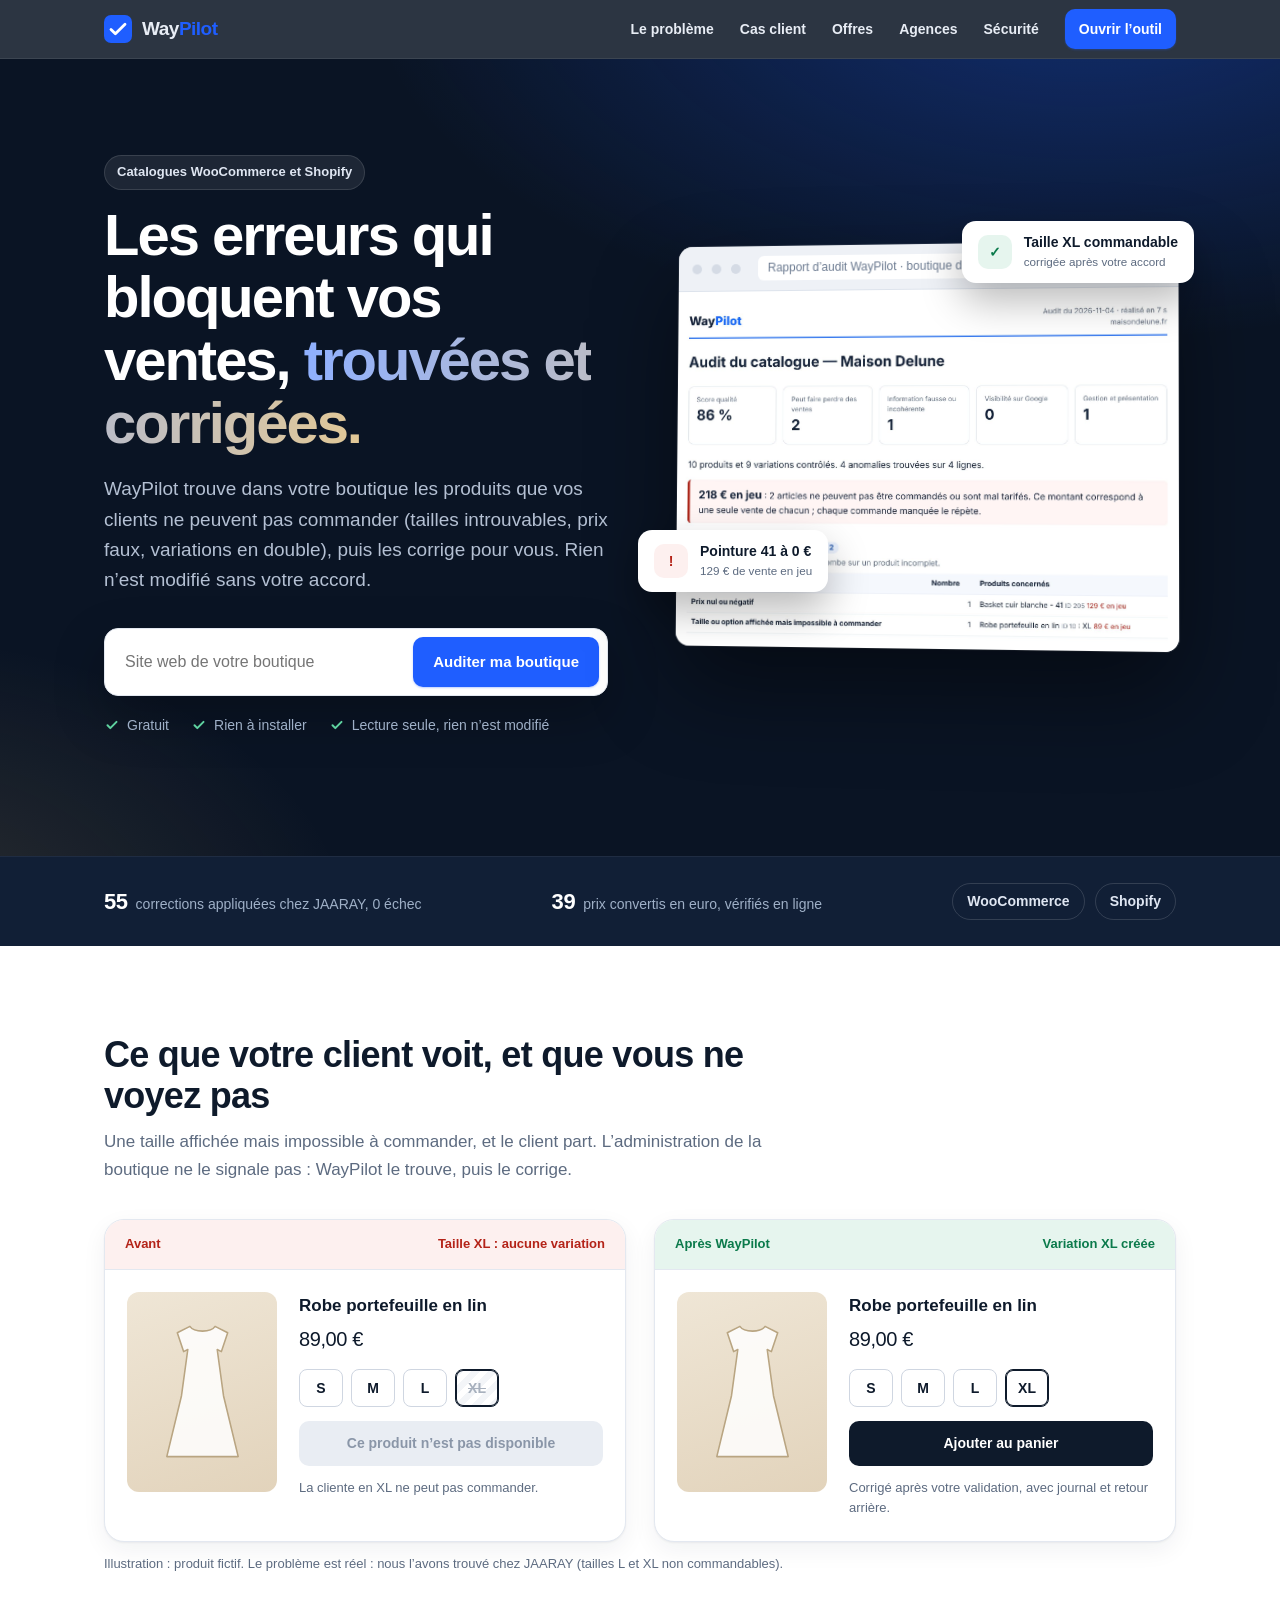
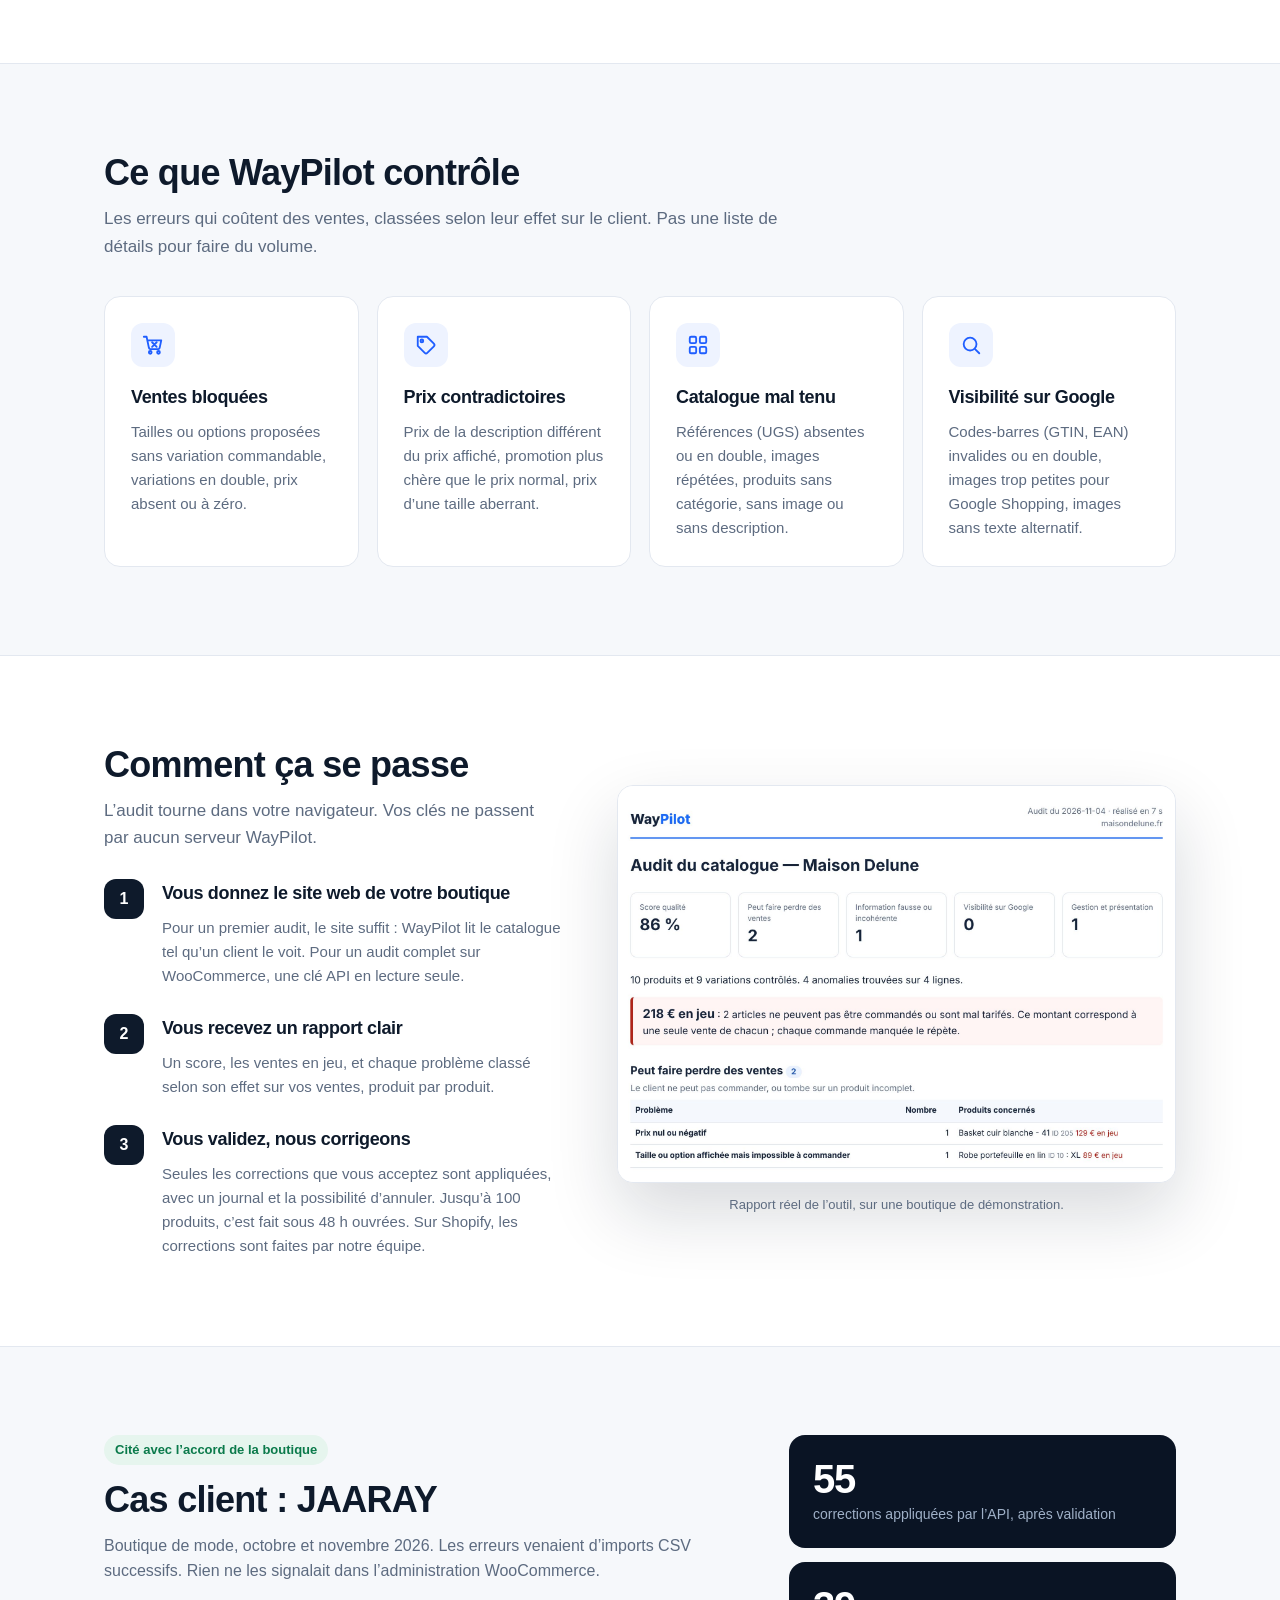
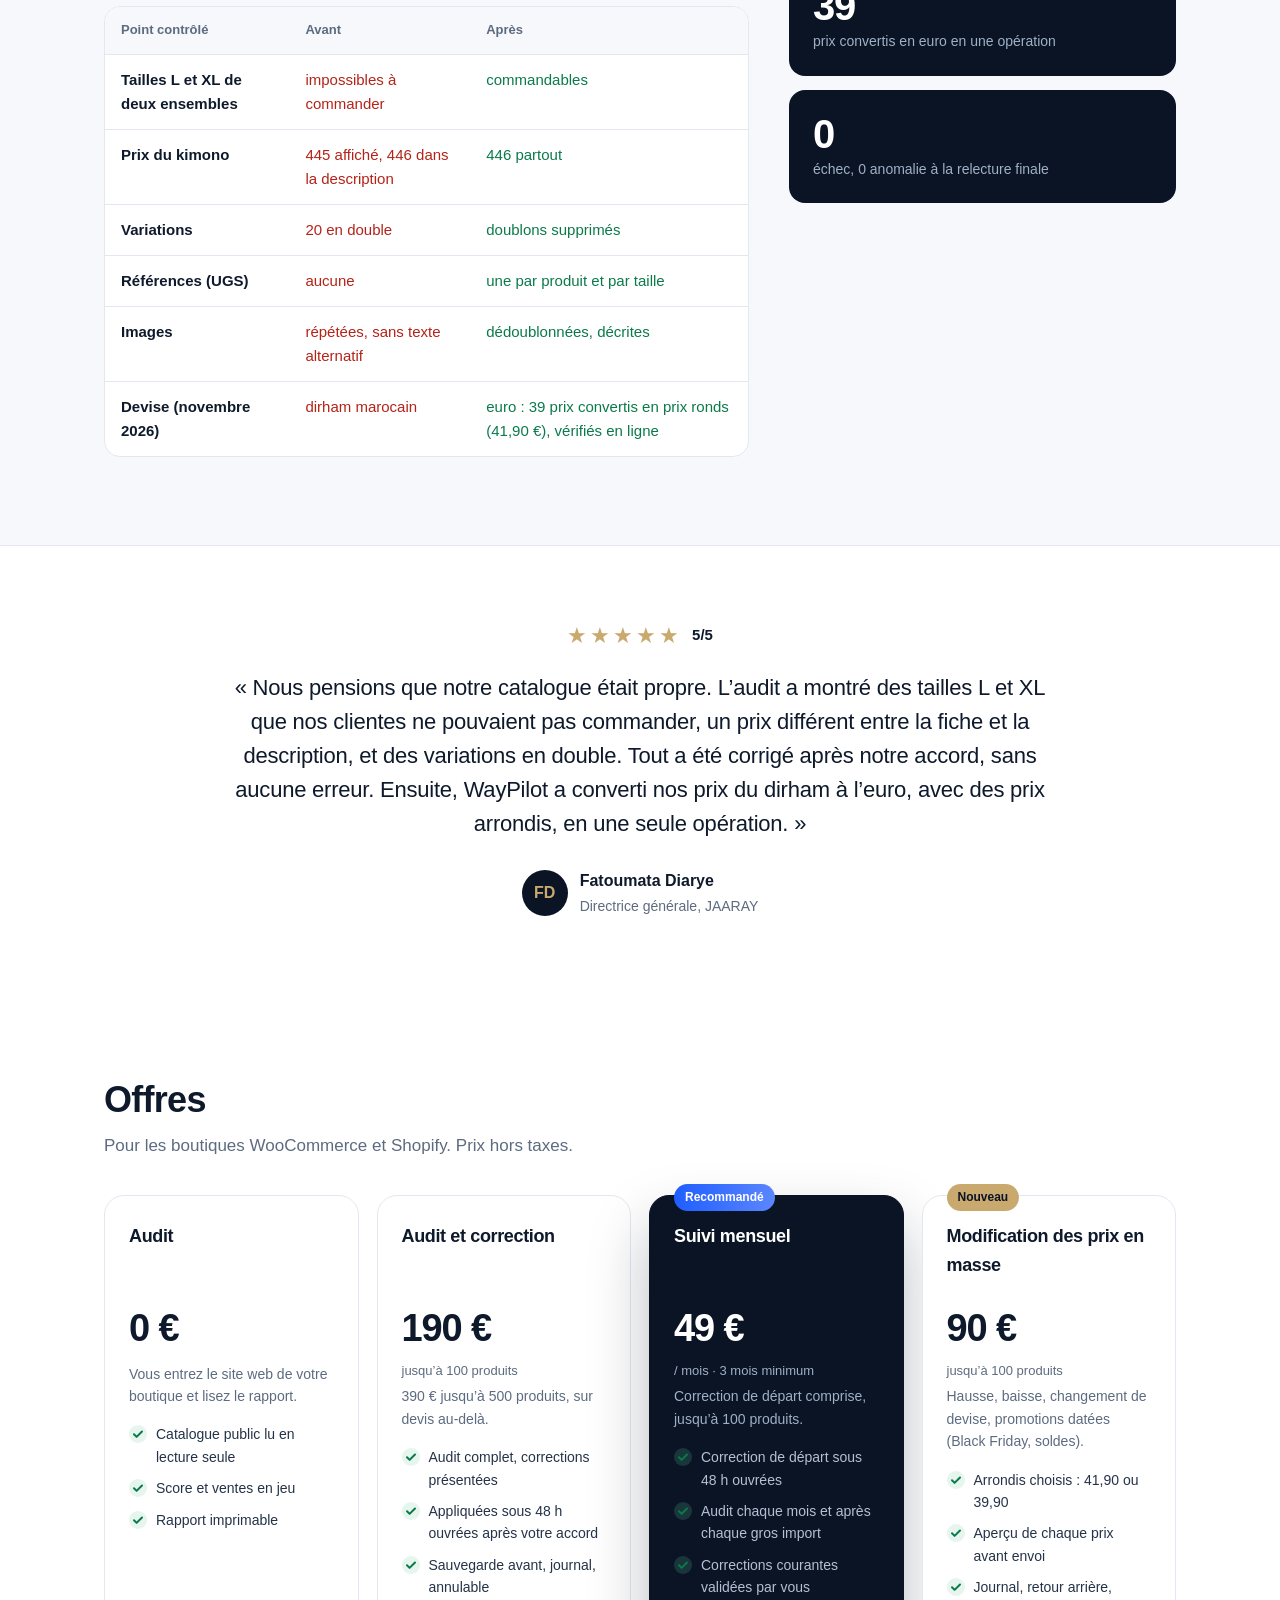
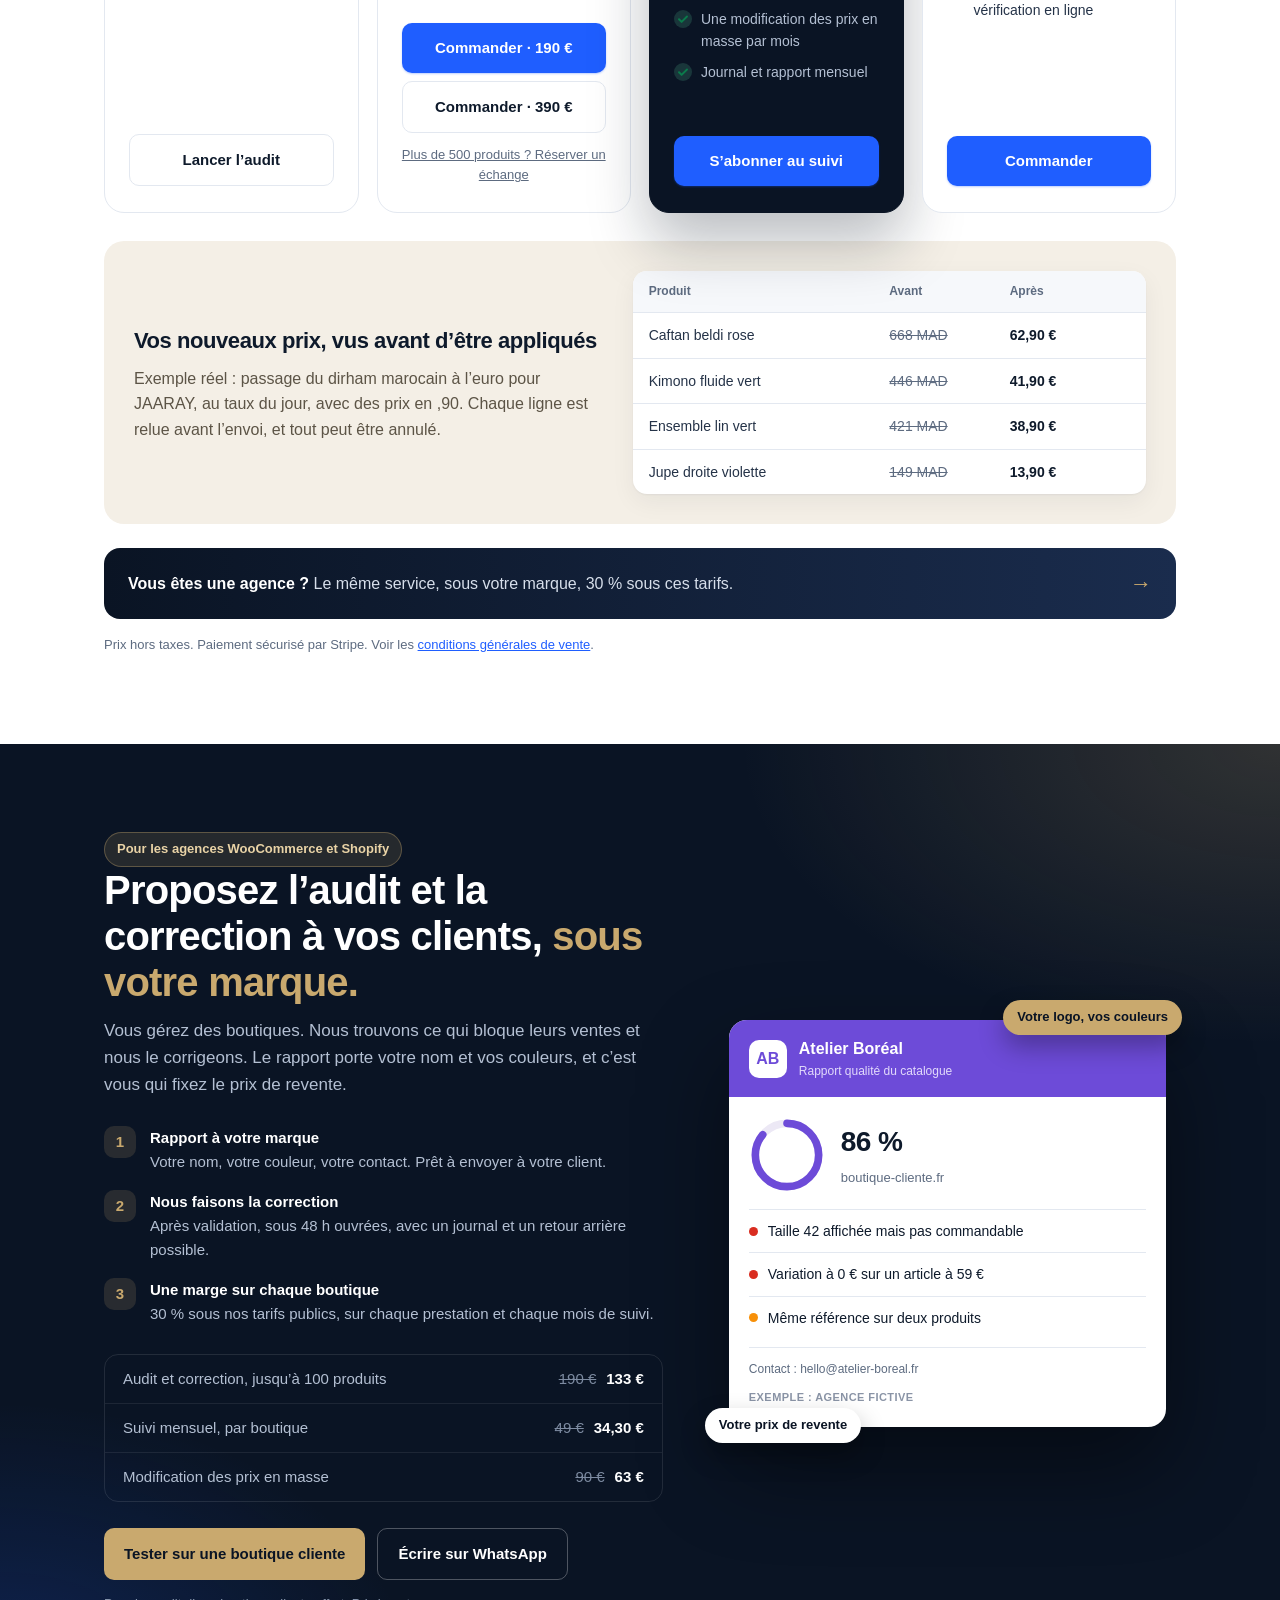
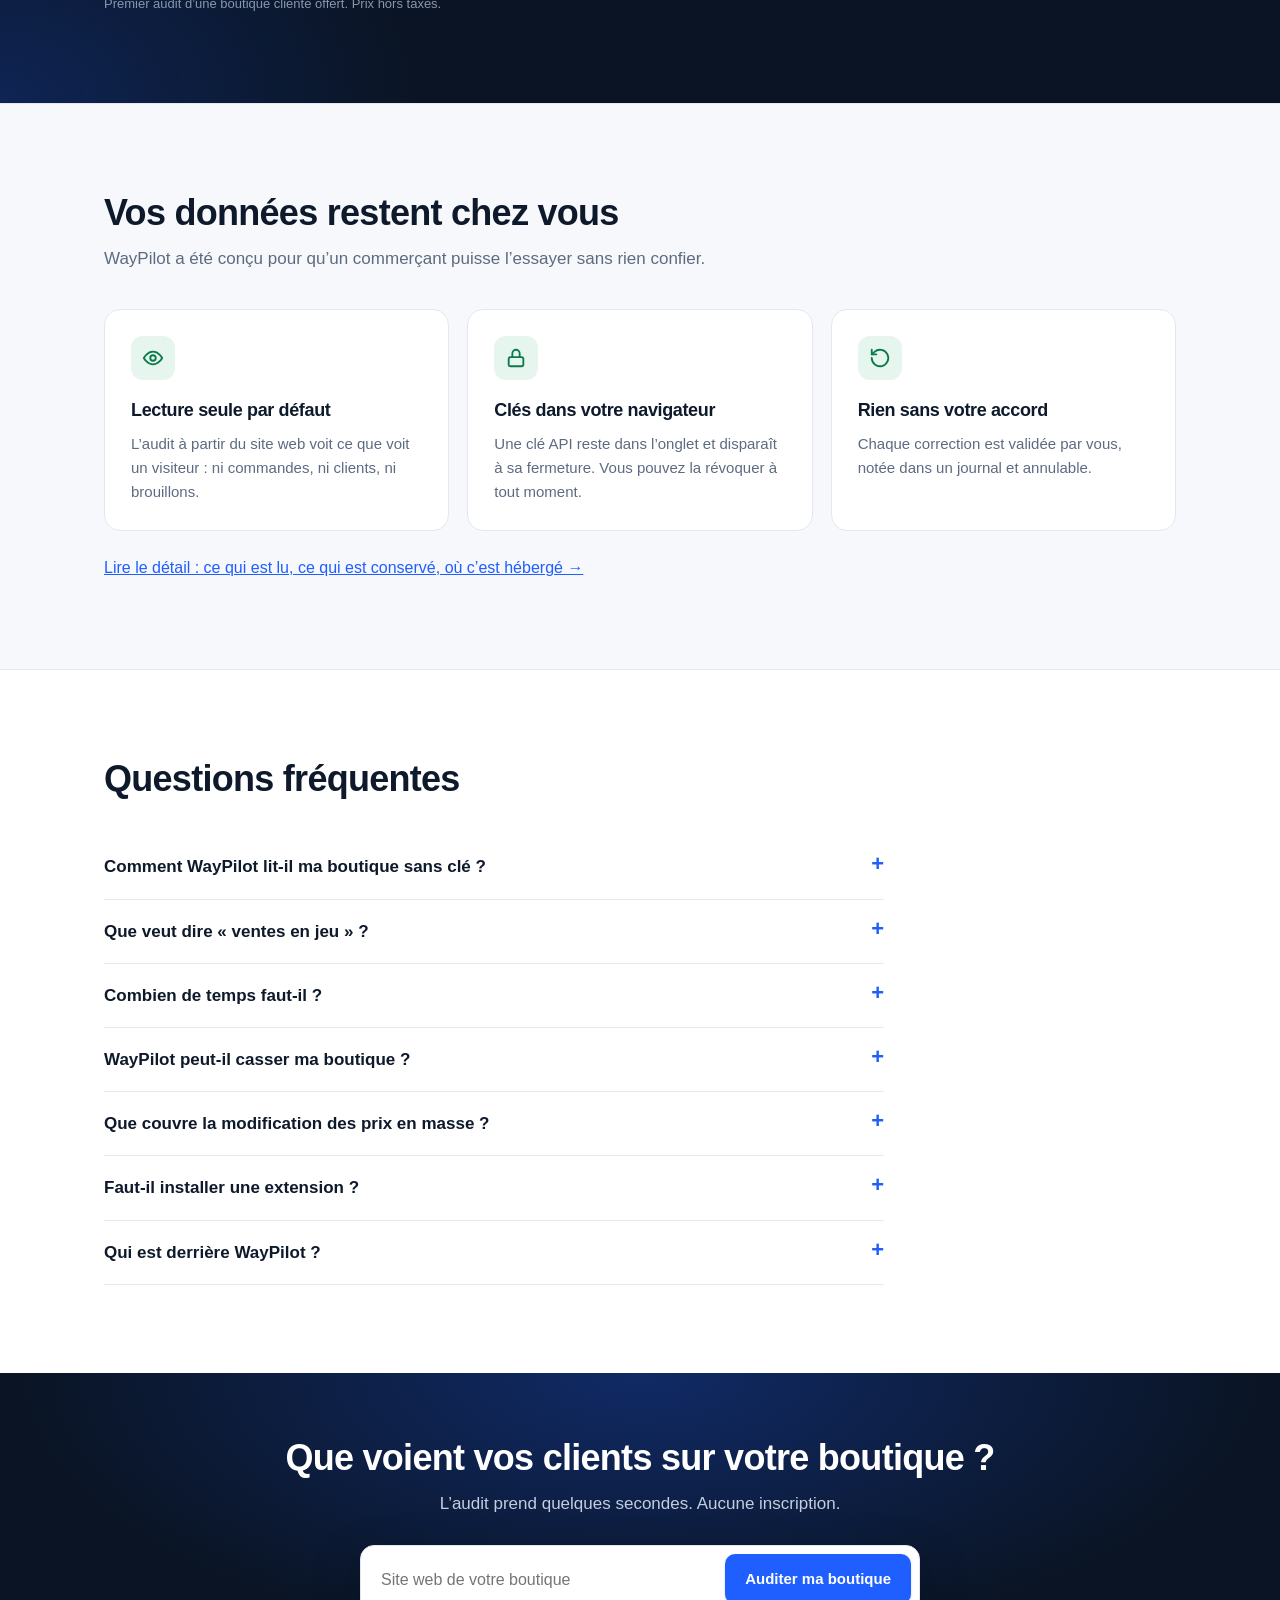
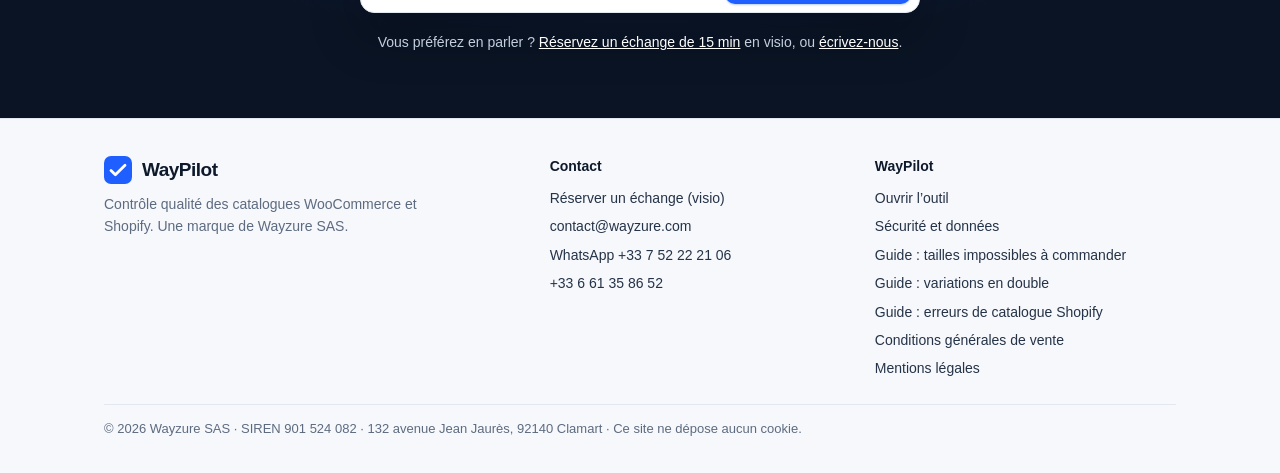
<file: index.html>
<!doctype html>
<html lang="fr">
<head>
  <meta charset="utf-8">
  <meta name="viewport" content="width=device-width, initial-scale=1">
  <title>WayPilot — Audit et correction de catalogue WooCommerce et Shopify</title>
  <meta name="description" content="Audit gratuit de votre boutique WooCommerce ou Shopify : tailles impossibles à commander, prix faux, variations en double. WayPilot les trouve et les corrige avec votre accord.">
  <link rel="canonical" href="https://waypilot.wayzure.com/">
  <meta property="og:site_name" content="WayPilot">
  <meta property="og:locale" content="fr_FR">
  <meta property="og:url" content="https://waypilot.wayzure.com/">
  <meta property="og:title" content="WayPilot — Audit et correction de catalogue WooCommerce et Shopify">
  <meta property="og:description" content="Tailles impossibles à commander, prix faux, variations en double : l’audit gratuit trouve ce qui bloque vos ventes.">
  <meta property="og:type" content="website">
  <meta property="og:image" content="https://waypilot.wayzure.com/assets/partage.jpg">
  <meta property="og:image:width" content="1200">
  <meta property="og:image:height" content="630">
  <meta property="og:image:alt" content="WayPilot : les erreurs qui bloquent vos ventes, trouvées et corrigées. Audit gratuit WooCommerce et Shopify.">
  <meta name="twitter:card" content="summary_large_image">
  <script type="application/ld+json">
  {
    "@context": "https://schema.org",
    "@graph": [
      {
        "@type": "WebSite",
        "@id": "https://waypilot.wayzure.com/#site",
        "url": "https://waypilot.wayzure.com/",
        "name": "WayPilot",
        "inLanguage": "fr-FR",
        "publisher": { "@id": "https://waypilot.wayzure.com/#org" }
      },
      {
        "@type": "Organization",
        "@id": "https://waypilot.wayzure.com/#org",
        "name": "WayPilot",
        "url": "https://waypilot.wayzure.com/",
        "logo": "https://waypilot.wayzure.com/assets/icone-192.png",
        "email": "contact@wayzure.com",
        "telephone": "+33661358652",
        "description": "Audit et correction des catalogues WooCommerce et Shopify : produits impossibles à commander, prix faux, variations en double.",
        "parentOrganization": {
          "@type": "Organization",
          "name": "Wayzure SAS",
          "legalName": "Wayzure SAS",
          "identifier": "SIREN 901 524 082",
          "address": {
            "@type": "PostalAddress",
            "streetAddress": "132 avenue Jean Jaurès",
            "postalCode": "92140",
            "addressLocality": "Clamart",
            "addressCountry": "FR"
          }
        }
      }
    ]
  }
  </script>
  <meta name="theme-color" content="#0e1a2b">
  <link rel="icon" href="favicon.ico" sizes="48x48">
  <link rel="icon" href="assets/icone-192.png" type="image/png" sizes="192x192">
  <link rel="apple-touch-icon" href="assets/apple-touch-icon.png">
  <link rel="stylesheet" href="site.css">
  <style>
    /* Accueil — version « premium » : héros sombre, vraies images du rapport, maquettes produit. */
    :root { --navy:#0a1424; --navy-2:#111f36; --gold:#c9a96e; --sand:#f4efe6; }
    .site-header { background:rgba(10,20,36,.86); border-bottom-color:rgba(255,255,255,.08); }
    .site-header .logo, .site-header .site-nav a:not(.btn) { color:#e8edf5; }
    .site-header .site-nav a:not(.btn):hover { color:#fff; }
    .site-header .site-nav a:not(.btn)::after { background:var(--gold); }

    .hero { position:relative; overflow:hidden; padding:96px 0 120px; color:#c3cede;
      background:radial-gradient(1200px 600px at 85% -10%, rgba(31,94,255,.35), transparent 60%), radial-gradient(800px 500px at -10% 110%, rgba(201,169,110,.18), transparent 60%), var(--navy); }
    .hero .wrap { display:grid; grid-template-columns:1fr 1fr; gap:64px; align-items:center; }
    .hero h1 { color:#fff; font-size:clamp(36px,5vw,58px); letter-spacing:-.035em; }
    .hero h1 em { font-style:normal; background:linear-gradient(90deg,#8fb0ff,#e2c896); -webkit-background-clip:text; background-clip:text; color:transparent; }
    .hero .lead { color:#b4c0d3; }
    .hero .kicker { background:rgba(255,255,255,.08); color:#dfe6f2; border:1px solid rgba(255,255,255,.12); }
    .quick { display:flex; gap:10px; margin-top:32px; max-width:560px; background:#fff; border:1px solid var(--line); border-radius:14px; padding:8px; box-shadow:0 20px 50px rgba(0,0,0,.25); }
    .quick input { flex:1; min-width:0; border:0; padding:10px 12px; font:inherit; font-size:16px; color:var(--ink); background:transparent; }
    .quick input:focus { outline:none; }
    .quick:focus-within { box-shadow:0 0 0 4px rgba(31,94,255,.35), 0 20px 50px rgba(0,0,0,.25); }
    .assure { display:flex; flex-wrap:wrap; gap:8px 22px; margin:18px 0 0; padding:0; list-style:none; font-size:14px; color:#9fb0c7; }
    .assure li { display:flex; align-items:center; gap:7px; }
    .assure svg { width:16px; height:16px; color:#5fd3a0; }

    .shot { position:relative; }
    .browser { border-radius:14px; overflow:hidden; background:#fff; box-shadow:0 40px 90px rgba(0,0,0,.45), 0 0 0 1px rgba(255,255,255,.08); transform:perspective(1600px) rotateY(-6deg) rotateX(2deg); }
    .browser-bar { display:flex; align-items:center; gap:10px; padding:10px 14px; background:#eef1f6; border-bottom:1px solid #dde3ec; }
    .browser-bar i { width:10px; height:10px; border-radius:50%; background:#d5dbe5; }
    .browser-bar span { margin-left:8px; flex:1; background:#fff; border-radius:6px; padding:3px 10px; font-size:12px; color:#6b7a90; }
    .browser img { width:100%; height:auto; }
    .float { position:absolute; display:flex; align-items:center; gap:12px; background:#fff; color:var(--ink); border-radius:14px; padding:12px 16px; box-shadow:0 18px 40px rgba(0,0,0,.28); font-size:14px; line-height:1.35; }
    .float b { display:block; }
    .float small { color:var(--muted); }
    .float .dot { flex:none; width:34px; height:34px; border-radius:10px; display:grid; place-items:center; font-weight:800; }
    .float.f1 { left:-34px; bottom:56px; } .float.f1 .dot { background:var(--red-soft); color:var(--red); }
    .float.f2 { right:-18px; top:-22px; } .float.f2 .dot { background:var(--green-soft); color:var(--green); }

    .proof { background:var(--navy-2); color:#9fb0c7; padding:26px 0; border-top:1px solid rgba(255,255,255,.06); }
    .proof .wrap { display:flex; flex-wrap:wrap; align-items:center; justify-content:space-between; gap:18px 32px; font-size:14px; }
    .proof strong { color:#fff; font-size:22px; letter-spacing:-.02em; margin-right:8px; }
    .proof .platforms { display:flex; gap:10px; }
    .proof .pf { border:1px solid rgba(255,255,255,.14); border-radius:99px; padding:6px 14px; color:#dfe6f2; font-weight:600; }

    /* Le problème, en image : fiche produit avant / après */
    .pb { display:grid; grid-template-columns:1fr 1fr; gap:28px; }
    .pcard { background:#fff; border:1px solid var(--line); border-radius:20px; overflow:hidden; box-shadow:var(--shadow); }
    .pcard .label { display:flex; align-items:center; justify-content:space-between; padding:14px 20px; font-size:13px; font-weight:700; border-bottom:1px solid var(--line); }
    .pcard.before .label { color:var(--red); background:var(--red-soft); }
    .pcard.after .label { color:var(--green); background:var(--green-soft); }
    .pbody { display:grid; grid-template-columns:150px 1fr; gap:22px; padding:22px; align-items:start; }
    .photo { aspect-ratio:3/4; border-radius:12px; background:linear-gradient(160deg,#efe6d6,#e2d3bb); display:grid; place-items:center; }
    .photo svg { width:70%; height:auto; }
    .pname { font-weight:700; color:var(--ink); font-size:17px; margin:0 0 4px; }
    .pprice { font-size:20px; color:var(--ink); margin:0 0 14px; letter-spacing:-.02em; }
    .pprice s { color:var(--muted); font-size:15px; margin-left:6px; }
    .sizes { display:flex; flex-wrap:wrap; gap:8px; margin-bottom:14px; }
    .sz { min-width:44px; text-align:center; border:1px solid #cfd6e1; border-radius:8px; padding:7px 10px; font-size:14px; font-weight:600; color:var(--ink); }
    .sz.off { color:#a7b0bd; background:repeating-linear-gradient(135deg,#f3f5f8 0 6px,#fff 6px 12px); text-decoration:line-through; }
    .sz.sel { border-color:var(--ink); box-shadow:inset 0 0 0 1px var(--ink); }
    .cart { display:block; text-align:center; border-radius:10px; padding:11px; font-weight:700; font-size:14px; }
    .before .cart { background:#e9edf3; color:#8a96a8; }
    .after .cart { background:var(--ink); color:#fff; }
    .pnote { font-size:13px; color:var(--muted); margin:12px 0 0; }

    .features { display:grid; grid-template-columns:repeat(4,1fr); gap:18px; }
    .feature { background:#fff; border:1px solid var(--line); border-radius:16px; padding:26px; transition:transform .2s, box-shadow .2s; }
    .feature:hover { transform:translateY(-3px); box-shadow:var(--shadow); }
    .feature .ico { width:44px; height:44px; border-radius:12px; background:var(--blue-soft); color:var(--blue); display:grid; place-items:center; margin-bottom:16px; }
    .feature .ico svg { width:22px; height:22px; }
    .feature p { margin:0; color:var(--muted); font-size:15px; }

    .how { display:grid; grid-template-columns:.9fr 1.1fr; gap:56px; align-items:center; }
    .steps { display:grid; gap:26px; counter-reset:step; }
    .step { position:relative; padding-left:58px; }
    .step::before { counter-increment:step; content:counter(step); position:absolute; top:0; left:0; width:40px; height:40px; border-radius:12px; background:var(--ink); color:#fff; font-weight:800; display:grid; place-items:center; }
    .step p { margin:0; color:var(--muted); font-size:15px; }
    .report-frame { border-radius:16px; overflow:hidden; border:1px solid var(--line); box-shadow:0 30px 70px rgba(14,26,43,.16); background:#fff; }
    .report-frame img { width:100%; height:auto; }
    .cap { font-size:13px; color:var(--muted); margin:12px 0 0; text-align:center; }

    .case { display:grid; grid-template-columns:1.25fr .75fr; gap:40px; align-items:start; }
    .chip { display:inline-flex; align-items:center; gap:6px; font-size:13px; font-weight:600; color:var(--green); background:var(--green-soft); border-radius:99px; padding:5px 11px; }
    .ba { width:100%; border-collapse:separate; border-spacing:0; background:#fff; border:1px solid var(--line); border-radius:16px; overflow:hidden; font-size:15px; margin-top:22px; }
    .ba th, .ba td { text-align:left; padding:13px 16px; border-bottom:1px solid var(--line); vertical-align:top; }
    .ba tr:last-child td { border-bottom:0; }
    .ba thead th { background:var(--bg); font-size:13px; color:var(--muted); font-weight:700; }
    .ba td:first-child { color:var(--ink); font-weight:600; }
    .ba .before { color:var(--red); } .ba .after { color:var(--green); }
    .results { display:grid; gap:14px; }
    .result { background:var(--navy); color:#9fb0c7; border-radius:16px; padding:22px 24px; }
    .result strong { display:block; font-size:40px; color:#fff; letter-spacing:-.03em; line-height:1.1; }
    .result span { font-size:14px; }

    .offers { display:grid; grid-template-columns:repeat(4,1fr); gap:18px; align-items:stretch; }
    .offer { position:relative; display:flex; flex-direction:column; background:#fff; border:1px solid var(--line); border-radius:20px; padding:26px 24px; }
    .offer.featured { background:var(--navy); border-color:var(--navy); color:#b4c0d3; box-shadow:0 30px 60px rgba(10,20,36,.28); }
    .offer.featured h3, .offer.featured .price { color:#fff; }
    .offer.featured .price small, .offer.featured .desc { color:#9fb0c7; }
    .badge { position:absolute; top:-12px; left:24px; background:linear-gradient(90deg,var(--blue),#5b86ff); color:#fff; font-size:12px; font-weight:700; border-radius:99px; padding:4px 11px; }
    .badge.new { background:var(--gold); color:var(--navy); }
    .price { margin:10px 0 4px; color:var(--ink); }
    .price b { font-size:38px; letter-spacing:-.03em; }
    .price small { display:block; color:var(--muted); font-size:13px; margin-top:2px; }
    .offer .desc { color:var(--muted); font-size:14px; margin:0 0 16px; min-height:42px; }
    .offer ul { list-style:none; padding:0; margin:0 0 24px; display:grid; gap:9px; font-size:14px; }
    .offer li { display:flex; gap:9px; }
    .offer li::before { content:""; flex:none; width:18px; height:18px; margin-top:2px; border-radius:50%; background:var(--green-soft) url("data:image/svg+xml,%3Csvg xmlns='http://www.w3.org/2000/svg' viewBox='0 0 18 18'%3E%3Cpath d='M5 9.3l2.6 2.6L13 6.5' stroke='%230b7a4b' stroke-width='2' fill='none' stroke-linecap='round' stroke-linejoin='round'/%3E%3C/svg%3E") center/18px no-repeat; }
    .offer.featured li::before { background-color:rgba(95,211,160,.18); }
    .offer .btn { margin-top:auto; }
    .offer-actions { margin-top:auto; display:grid; gap:8px; }
    .offer-actions .btn { margin-top:0; }
    .offer-more { font-size:13px; text-align:center; color:var(--muted); margin-top:4px; }
    @media (min-width:1061px) { .offer h3 { min-height:3.2em; } }
    .agency { display:flex; align-items:center; justify-content:space-between; gap:20px; flex-wrap:wrap; margin-top:24px; background:#fff; border:1px solid var(--line); border-radius:16px; padding:20px 24px; }
    .agency p { margin:0; } .agency b { color:var(--ink); }
    .fineprint { font-size:13px; color:var(--muted); margin:16px 0 0; }

    .pricing-demo { margin-top:28px; display:grid; grid-template-columns:1fr 1.1fr; gap:32px; align-items:center; background:var(--sand); border-radius:20px; padding:30px; }
    .pricing-demo h3 { font-size:22px; }
    .pricing-demo p { margin:0; color:#5c5446; }
    .ptable { background:#fff; border-radius:14px; box-shadow:var(--shadow); overflow:hidden; font-size:14px; }
    .ptable div { display:grid; grid-template-columns:1.6fr .8fr .8fr; padding:11px 16px; border-bottom:1px solid var(--line); }
    .ptable div:last-child { border-bottom:0; }
    .ptable .h { background:var(--bg); color:var(--muted); font-weight:700; font-size:12px; }
    .ptable .old { color:var(--muted); text-decoration:line-through; }
    .ptable .new { color:var(--ink); font-weight:700; }

    .trust { display:grid; grid-template-columns:repeat(3,1fr); gap:18px; }
    .trust .feature .ico { background:var(--green-soft); color:var(--green); }

    .faq { max-width:780px; }
    .faq details { border-bottom:1px solid var(--line); padding:18px 0; }
    .faq summary { cursor:pointer; font-weight:700; color:var(--ink); font-size:17px; list-style:none; display:flex; justify-content:space-between; gap:16px; }
    .faq summary::-webkit-details-marker { display:none; }
    .faq summary::after { content:"+"; color:var(--blue); font-size:22px; line-height:1; }
    .faq details[open] summary::after { content:"–"; }
    .faq details p { color:var(--muted); margin:10px 0 0; }

    .final { padding:64px 0; color:#c3cede; text-align:center; background:radial-gradient(900px 400px at 50% 0%, rgba(31,94,255,.3), transparent 70%), var(--navy); }
    .final h2 { color:#fff; }
    .final p { margin:0 auto; max-width:560px; font-size:17px; }
    .final .quick { margin:28px auto 0; }
    .final .alt-cta { margin-top:18px; font-size:14px; }
    .final .alt-cta a { color:#fff; }

    @media (max-width:1060px) { .offers { grid-template-columns:1fr 1fr; } }
    @media (max-width:960px) {
      .hero .wrap, .case, .how, .pb, .pricing-demo { grid-template-columns:1fr; gap:40px; }
      .browser { transform:none; }
      .float.f1 { left:8px; } .float.f2 { right:8px; }
      .features { grid-template-columns:1fr 1fr; }
      .trust { grid-template-columns:1fr; }
    }
    @media (max-width:640px) {
      .offers { grid-template-columns:1fr; }
      .offer.featured { order:-1; }
      .offer .desc { min-height:0; }
    }
    @media (max-width:560px) {
      .hero { padding:52px 0 72px; }
      .features { grid-template-columns:1fr; }
      .quick { flex-direction:column; }
      .quick .btn { width:100%; }
      .float { font-size:13px; padding:10px 12px; }
      .float.f1 { bottom:-26px; } .float.f2 { top:-30px; }
      .pbody { grid-template-columns:110px 1fr; gap:16px; padding:18px; }
      .ba { font-size:14px; } .ba th, .ba td { padding:11px 12px; }
      .pricing-demo { padding:20px; }
    }
    .avis { padding:72px 0; }
    .testi { margin:0 auto; max-width:820px; text-align:center; }
    .stars { display:inline-flex; align-items:center; gap:10px; color:var(--gold); font-size:22px; letter-spacing:3px; }
    .stars b { color:var(--ink); font-size:15px; letter-spacing:0; }
    .testi blockquote { margin:18px 0 26px; font-size:clamp(18px,2.2vw,22px); line-height:1.55; color:var(--ink); font-weight:500; letter-spacing:-.01em; }
    .testi figcaption { display:inline-flex; align-items:center; gap:12px; text-align:left; }
    .testi .av { width:46px; height:46px; border-radius:50%; display:grid; place-items:center; background:var(--navy); color:var(--gold); font-weight:800; }
    .testi figcaption b { display:block; color:var(--ink); }
    .testi figcaption small { color:var(--muted); font-size:14px; }
    /* Agences : section dédiée */
    .agency-link { display:flex; align-items:center; justify-content:space-between; gap:16px; margin-top:24px; padding:18px 24px; border-radius:16px; background:linear-gradient(90deg,var(--navy),#1a2c4d); color:#d7dfeb; text-decoration:none; transition:transform .2s, box-shadow .2s; }
    .agency-link b { color:#fff; }
    .agency-link .arrow { color:var(--gold); font-size:22px; transition:transform .2s; }
    .agency-link:hover { transform:translateY(-2px); box-shadow:0 16px 36px rgba(10,20,36,.25); }
    .agency-link:hover .arrow { transform:translateX(5px); }
    .agences { color:#b4c0d3; background:radial-gradient(900px 500px at 100% 0%, rgba(201,169,110,.20), transparent 60%), radial-gradient(700px 500px at 0% 100%, rgba(31,94,255,.22), transparent 60%), var(--navy); }
    .agences .wrap { display:grid; grid-template-columns:1.1fr .9fr; gap:56px; align-items:center; }
    .agences h2 { color:#fff; font-size:clamp(28px,3.6vw,40px); }
    .agences h2 em { font-style:normal; color:var(--gold); }
    .agences .lead { color:#b4c0d3; font-size:17px; }
    .kicker.gold { background:rgba(201,169,110,.14); color:#e9d3a6; border:1px solid rgba(201,169,110,.35); }
    .ag-points { list-style:none; padding:0; margin:28px 0; display:grid; gap:16px; }
    .ag-points li { display:flex; gap:14px; font-size:15px; }
    .ag-points b { display:block; color:#fff; }
    .ag-points .n { flex:none; width:32px; height:32px; border-radius:10px; display:grid; place-items:center; background:rgba(201,169,110,.16); color:var(--gold); font-weight:800; }
    .ag-prices { border:1px solid rgba(255,255,255,.1); border-radius:14px; overflow:hidden; font-size:15px; }
    .ag-prices div { display:flex; justify-content:space-between; gap:12px; padding:12px 18px; border-bottom:1px solid rgba(255,255,255,.08); transition:background .2s; }
    .ag-prices div:last-child { border-bottom:0; }
    .ag-prices div:hover { background:rgba(255,255,255,.04); }
    .ag-prices s { color:#7d8ba1; margin-right:10px; }
    .ag-prices b { color:#fff; }
    .ag-cta { display:flex; flex-wrap:wrap; gap:12px; margin-top:26px; }
    .btn-gold { background:var(--gold); color:var(--navy); }
    .btn-gold:hover { background:#d8bb85; box-shadow:0 10px 26px rgba(201,169,110,.35); }
    .btn-outline-light { background:transparent; color:#fff; border:1px solid rgba(255,255,255,.28); }
    .btn-outline-light:hover { border-color:#fff; background:rgba(255,255,255,.06); }
    .ag-note { font-size:13px; color:#8797ad; margin:14px 0 0; }
    .ag-visual { position:relative; padding:20px 10px; }
    .wl { background:#fff; border-radius:18px; overflow:hidden; box-shadow:0 40px 90px rgba(0,0,0,.45); color:var(--text); transform:perspective(1600px) rotateY(5deg); transition:transform .4s; }
    .wl:hover { transform:perspective(1600px) rotateY(0); }
    .wl-top { display:flex; align-items:center; gap:12px; padding:16px 20px; background:#6d4bd8; color:#fff; }
    .wl-top small { display:block; color:#e2dafb; font-size:12px; }
    .wl-logo { width:38px; height:38px; border-radius:10px; background:#fff; color:#6d4bd8; display:grid; place-items:center; font-weight:800; }
    .wl-body { padding:20px; }
    .wl-score { display:flex; align-items:center; gap:16px; margin-bottom:16px; }
    .wl-score svg { width:76px; height:76px; }
    .wl-score b { display:block; font-size:28px; color:var(--ink); letter-spacing:-.02em; }
    .wl-score small { color:var(--muted); font-size:13px; }
    .wl-row { display:flex; align-items:center; gap:10px; padding:10px 0; border-top:1px solid var(--line); font-size:14px; color:var(--ink); }
    .wl-row i { flex:none; width:9px; height:9px; border-radius:50%; }
    .wl-row i.hi { background:#d92d20; } .wl-row i.md { background:#f79009; }
    .wl-ex { margin-top:10px; font-size:11px; font-weight:700; letter-spacing:.04em; text-transform:uppercase; color:#8a94a6; }
    .wl-foot { margin-top:8px; padding-top:12px; border-top:1px solid var(--line); font-size:12px; color:var(--muted); }
    .wl-tag { position:absolute; background:var(--gold); color:var(--navy); font-weight:700; font-size:13px; border-radius:99px; padding:7px 14px; box-shadow:0 12px 26px rgba(0,0,0,.3); }
    .wl-tag.t1 { top:0; right:-6px; } .wl-tag.t2 { bottom:4px; left:-14px; background:#fff; }
    @media (max-width:960px) { .agences .wrap { grid-template-columns:1fr; gap:40px; } .wl { transform:none; } .wl-tag.t1 { right:4px; } .wl-tag.t2 { left:4px; } }
    @media (max-width:560px) { .ag-prices div { flex-direction:column; gap:2px; } .ag-cta .btn { width:100%; } .agency-link { padding:16px 18px; } }

    /* Survol et mouvement */
    .offer { transition:transform .25s, box-shadow .25s, border-color .25s; }
    .offer:hover { transform:translateY(-5px); box-shadow:0 22px 48px rgba(14,26,43,.12); border-color:#cdd7e6; }
    .offer.featured:hover { box-shadow:0 34px 70px rgba(10,20,36,.38); }
    .pcard, .result, .report-frame { transition:transform .25s, box-shadow .25s; }
    .pcard:hover, .result:hover { transform:translateY(-4px); box-shadow:0 22px 48px rgba(14,26,43,.14); }
    .report-frame:hover { transform:translateY(-4px); }
    .ptable div:not(.h) { transition:background .2s; }
    .ptable div:not(.h):hover { background:#faf7f1; }
    .ba tbody tr { transition:background .2s; } .ba tbody tr:hover { background:#f9fbfd; }
    .faq summary { transition:color .2s; } .faq summary:hover { color:var(--blue); }
    .proof .pf { transition:border-color .2s, background .2s; } .proof .pf:hover { border-color:rgba(255,255,255,.4); background:rgba(255,255,255,.05); }
    .browser { transition:transform .5s; } .shot:hover .browser { transform:perspective(1600px) rotateY(-2deg) rotateX(1deg); }
    @keyframes bob { 0%,100% { transform:translateY(0); } 50% { transform:translateY(-8px); } }
    @keyframes rise { from { opacity:0; transform:translateY(22px); } to { opacity:1; transform:none; } }
    .anim .hero .wrap > div:first-child { animation:rise .8s ease both; }
    .anim .hero .shot { animation:rise .9s .15s ease both; }
    .anim .float.f2 { animation:bob 5s 1s ease-in-out infinite; }
    .anim .float.f1 { animation:bob 6s ease-in-out infinite; }
    .anim .wl-tag.t1 { animation:bob 5.5s ease-in-out infinite; }
    .anim .wl-tag.t2 { animation:bob 6.5s 1.2s ease-in-out infinite; }
    .anim .reveal { opacity:0; transform:translateY(24px); transition:opacity .7s ease, transform .7s ease; transition-delay:var(--d,0s); }
    .anim .reveal.in { opacity:1; transform:none; }
    .anim .reveal.in.offer:hover, .anim .reveal.in.pcard:hover, .anim .reveal.in.result:hover { transform:translateY(-5px); transition-delay:0s; }
    .anim .wl .ring { stroke-dashoffset:314; transition:stroke-dashoffset 1.4s .3s ease; }
    .anim .wl.in .ring { stroke-dashoffset:44; }
    /* Téléphone et tablette */
    .site-header { --menu-bg:#0d1a2e; }
    .site-header .nav-toggle { color:#fff; border-color:rgba(255,255,255,.2); }
    @media (max-width:860px) {
      .site-header .site-nav { border-bottom-color:rgba(255,255,255,.08); box-shadow:0 24px 50px rgba(0,0,0,.35); }
      .site-header .site-nav a:not(.btn) { border-bottom-color:rgba(255,255,255,.08); }
      .pb { grid-template-columns:1fr 1fr; gap:18px; }
      .pbody { grid-template-columns:1fr; }
      .photo { aspect-ratio:4/3; }
      .photo svg { width:auto; height:80%; }
      .results { grid-template-columns:repeat(3,1fr); }
      .trust { grid-template-columns:1fr; }
    }
    @media (min-width:561px) and (max-width:960px) {
      .hero .shot { max-width:640px; }
      .features { gap:14px; }
    }
    @media (max-width:560px) {
      .hero h1 { font-size:34px; }
      .float.f2 { display:none; }
      .float.f1 { left:8px; bottom:-22px; }
      .pb { grid-template-columns:1fr; }
      .pbody { grid-template-columns:110px 1fr; }
      .photo { aspect-ratio:3/4; }
      .photo svg { width:70%; height:auto; }
      .feature { display:grid; grid-template-columns:44px 1fr; gap:4px 14px; padding:18px; }
      .feature .ico { grid-row:span 2; margin:0; }
      .feature h3 { margin:2px 0 0; font-size:17px; }
      .ba { font-size:14px; }
      .ba thead { display:none; }
      .ba, .ba tbody { display:block; }
      .ba tr { display:grid; grid-template-columns:1fr 1fr; border-bottom:1px solid var(--line); }
      .ba tr:last-child { border-bottom:0; }
      .ba td { border:0; padding:10px 14px; }
      .ba td:first-child { grid-column:1 / -1; padding-bottom:0; }
      .ba td.before::before { content:"Avant"; display:block; font-size:11px; font-weight:700; color:var(--muted); text-transform:uppercase; letter-spacing:.04em; }
      .ba td.after::before { content:"Après"; display:block; font-size:11px; font-weight:700; color:var(--muted); text-transform:uppercase; letter-spacing:.04em; }
      .results { gap:10px; }
      .result { padding:16px 14px; }
      .result strong { font-size:30px; }
      .result span { font-size:12px; line-height:1.4; display:block; }
      .proof .wrap { gap:10px 20px; }
      .avis { padding:56px 0; }
      .testi blockquote { font-size:17px; }
      .agency-link { font-size:15px; }
    }
    @media (prefers-reduced-motion:reduce) { .feature, .offer, .pcard, .result, .browser, .wl { transition:none; } }
  </style>
<script src="erreurs.js"></script>
</head>
<body>
<header class="site-header">
  <div class="wrap">
    <a class="logo" href="./"><svg viewBox="0 0 32 32" aria-hidden="true"><rect width="32" height="32" rx="8" fill="#1f5eff"/><path d="M8 16.5l5 5 11-11" stroke="#fff" stroke-width="3.2" fill="none" stroke-linecap="round" stroke-linejoin="round"/></svg><span class="wm">Way<em>Pilot</em></span></a>
    <button class="nav-toggle" type="button" aria-label="Ouvrir le menu" aria-expanded="false" aria-controls="menu"><span></span><span></span><span></span></button>
    <nav class="site-nav" id="menu">
      <a href="#probleme">Le problème</a>
      <a href="#cas">Cas client</a>
      <a href="#offres">Offres</a>
      <a href="#agences">Agences</a>
      <a href="securite.html">Sécurité</a>
      <a class="btn btn-primary btn-small" href="app.html">Ouvrir l’outil</a>
    </nav>
  </div>
</header>

<main>
  <section class="hero">
    <div class="wrap">
      <div>
        <span class="kicker">Catalogues WooCommerce et Shopify</span>
        <h1>Les erreurs qui bloquent vos ventes, <em>trouvées et corrigées.</em></h1>
        <p class="lead">WayPilot trouve dans votre boutique les produits que vos clients ne peuvent pas commander (tailles introuvables, prix faux, variations en double), puis les corrige pour vous. Rien n’est modifié sans votre accord.</p>
        <form class="quick" action="app.html" method="get">
          <label for="boutique" class="sr">Site web de votre boutique WooCommerce ou Shopify</label>
          <input id="boutique" name="boutique" type="text" inputmode="url" placeholder="Site web de votre boutique" required autocomplete="url">
          <button class="btn btn-primary" type="submit">Auditer ma boutique</button>
        </form>
        <ul class="assure">
          <li><svg viewBox="0 0 16 16" aria-hidden="true"><path d="M3.5 8.3l2.8 2.8 6.2-6.2" stroke="currentColor" stroke-width="2" fill="none" stroke-linecap="round" stroke-linejoin="round"/></svg>Gratuit</li>
          <li><svg viewBox="0 0 16 16" aria-hidden="true"><path d="M3.5 8.3l2.8 2.8 6.2-6.2" stroke="currentColor" stroke-width="2" fill="none" stroke-linecap="round" stroke-linejoin="round"/></svg>Rien à installer</li>
          <li><svg viewBox="0 0 16 16" aria-hidden="true"><path d="M3.5 8.3l2.8 2.8 6.2-6.2" stroke="currentColor" stroke-width="2" fill="none" stroke-linecap="round" stroke-linejoin="round"/></svg>Lecture seule, rien n’est modifié</li>
        </ul>
      </div>

      <figure class="shot" style="margin:0">
        <div class="browser">
          <div class="browser-bar"><i></i><i></i><i></i><span>Rapport d’audit WayPilot · boutique de démonstration</span></div>
          <img src="assets/rapport-exemple.jpg" width="1800" height="1280" alt="Exemple de rapport d’audit WayPilot : score 86 %, 218 € de ventes en jeu, une pointure à 0 € et une taille XL impossible à commander." fetchpriority="high">
        </div>
        <div class="float f2" aria-hidden="true"><span class="dot">✓</span><div><b>Taille XL commandable</b><small>corrigée après votre accord</small></div></div>
        <div class="float f1" aria-hidden="true"><span class="dot">!</span><div><b>Pointure 41 à 0 €</b><small>129 € de vente en jeu</small></div></div>
      </figure>
    </div>
  </section>

  <div class="proof">
    <div class="wrap">
      <div><strong>55</strong>corrections appliquées chez JAARAY, 0 échec</div>
      <div><strong>39</strong>prix convertis en euro, vérifiés en ligne</div>
      <div class="platforms"><span class="pf">WooCommerce</span><span class="pf">Shopify</span></div>
    </div>
  </div>

  <section id="probleme">
    <div class="wrap">
      <div class="section-head">
        <h2>Ce que votre client voit, et que vous ne voyez pas</h2>
        <p>Une taille affichée mais impossible à commander, et le client part. L’administration de la boutique ne le signale pas : WayPilot le trouve, puis le corrige.</p>
      </div>
      <div class="pb">
        <div class="pcard before">
          <div class="label"><span>Avant</span><span>Taille XL : aucune variation</span></div>
          <div class="pbody">
            <div class="photo" aria-hidden="true"><svg viewBox="0 0 100 140" fill="none"><path d="M38 8c4 6 20 6 24 0l12 6-6 18-4-2 6 44 14 58H16l14-58 6-44-4 2-6-18z" fill="#fff" fill-opacity=".85" stroke="#b9a582" stroke-width="1.5" stroke-linejoin="round"/></svg></div>
            <div>
              <p class="pname">Robe portefeuille en lin</p>
              <p class="pprice">89,00 €</p>
              <div class="sizes"><span class="sz">S</span><span class="sz">M</span><span class="sz">L</span><span class="sz off sel">XL</span></div>
              <span class="cart">Ce produit n’est pas disponible</span>
              <p class="pnote">La cliente en XL ne peut pas commander.</p>
            </div>
          </div>
        </div>
        <div class="pcard after">
          <div class="label"><span>Après WayPilot</span><span>Variation XL créée</span></div>
          <div class="pbody">
            <div class="photo" aria-hidden="true"><svg viewBox="0 0 100 140" fill="none"><path d="M38 8c4 6 20 6 24 0l12 6-6 18-4-2 6 44 14 58H16l14-58 6-44-4 2-6-18z" fill="#fff" fill-opacity=".85" stroke="#b9a582" stroke-width="1.5" stroke-linejoin="round"/></svg></div>
            <div>
              <p class="pname">Robe portefeuille en lin</p>
              <p class="pprice">89,00 €</p>
              <div class="sizes"><span class="sz">S</span><span class="sz">M</span><span class="sz">L</span><span class="sz sel">XL</span></div>
              <span class="cart">Ajouter au panier</span>
              <p class="pnote">Corrigé après votre validation, avec journal et retour arrière.</p>
            </div>
          </div>
        </div>
      </div>
      <p class="cap" style="text-align:left">Illustration : produit fictif. Le problème est réel : nous l’avons trouvé chez JAARAY (tailles L et XL non commandables).</p>
    </div>
  </section>

  <section class="alt" id="controles">
    <div class="wrap">
      <div class="section-head">
        <h2>Ce que WayPilot contrôle</h2>
        <p>Les erreurs qui coûtent des ventes, classées selon leur effet sur le client. Pas une liste de détails pour faire du volume.</p>
      </div>
      <div class="features">
        <div class="feature">
          <div class="ico"><svg viewBox="0 0 24 24" fill="none" stroke="currentColor" stroke-width="2" stroke-linecap="round" stroke-linejoin="round"><circle cx="9" cy="20" r="1.5"/><circle cx="18" cy="20" r="1.5"/><path d="M2 3h3l2.6 12.4a1.5 1.5 0 0 0 1.5 1.1h8.6a1.5 1.5 0 0 0 1.5-1.1L21 7H6"/><path d="M11 9l5 5M16 9l-5 5"/></svg></div>
          <h3>Ventes bloquées</h3>
          <p>Tailles ou options proposées sans variation commandable, variations en double, prix absent ou à zéro.</p>
        </div>
        <div class="feature">
          <div class="ico"><svg viewBox="0 0 24 24" fill="none" stroke="currentColor" stroke-width="2" stroke-linecap="round" stroke-linejoin="round"><path d="M20.6 13.4l-7.2 7.2a2 2 0 0 1-2.8 0L3 13V3h10l7.6 7.6a2 2 0 0 1 0 2.8z"/><circle cx="7.5" cy="7.5" r="1.5"/></svg></div>
          <h3>Prix contradictoires</h3>
          <p>Prix de la description différent du prix affiché, promotion plus chère que le prix normal, prix d’une taille aberrant.</p>
        </div>
        <div class="feature">
          <div class="ico"><svg viewBox="0 0 24 24" fill="none" stroke="currentColor" stroke-width="2" stroke-linecap="round" stroke-linejoin="round"><rect x="3" y="3" width="7" height="7" rx="1.5"/><rect x="14" y="3" width="7" height="7" rx="1.5"/><rect x="3" y="14" width="7" height="7" rx="1.5"/><rect x="14" y="14" width="7" height="7" rx="1.5"/></svg></div>
          <h3>Catalogue mal tenu</h3>
          <p>Références (UGS) absentes ou en double, images répétées, produits sans catégorie, sans image ou sans description.</p>
        </div>
        <div class="feature">
          <div class="ico"><svg viewBox="0 0 24 24" fill="none" stroke="currentColor" stroke-width="2" stroke-linecap="round" stroke-linejoin="round"><circle cx="11" cy="11" r="7"/><path d="M21 21l-4.3-4.3"/></svg></div>
          <h3>Visibilité sur Google</h3>
          <p>Codes-barres (GTIN, EAN) invalides ou en double, images trop petites pour Google Shopping, images sans texte alternatif.</p>
        </div>
      </div>
    </div>
  </section>

  <section id="comment">
    <div class="wrap how">
      <div>
        <div class="section-head" style="margin-bottom:28px">
          <h2>Comment ça se passe</h2>
          <p>L’audit tourne dans votre navigateur. Vos clés ne passent par aucun serveur WayPilot.</p>
        </div>
        <div class="steps">
          <div class="step"><h3>Vous donnez le site web de votre boutique</h3><p>Pour un premier audit, le site suffit : WayPilot lit le catalogue tel qu’un client le voit. Pour un audit complet sur WooCommerce, une clé API en lecture seule.</p></div>
          <div class="step"><h3>Vous recevez un rapport clair</h3><p>Un score, les ventes en jeu, et chaque problème classé selon son effet sur vos ventes, produit par produit.</p></div>
          <div class="step"><h3>Vous validez, nous corrigeons</h3><p>Seules les corrections que vous acceptez sont appliquées, avec un journal et la possibilité d’annuler. Jusqu’à 100 produits, c’est fait sous 48 h ouvrées. Sur Shopify, les corrections sont faites par notre équipe.</p></div>
        </div>
      </div>
      <figure style="margin:0">
        <div class="report-frame"><img src="assets/rapport-exemple.jpg" width="1800" height="1280" loading="lazy" alt="Rapport d’audit : score, ventes en jeu et problèmes classés par effet sur les ventes."></div>
        <figcaption class="cap">Rapport réel de l’outil, sur une boutique de démonstration.</figcaption>
      </figure>
    </div>
  </section>

  <section class="alt" id="cas">
    <div class="wrap case">
      <div>
        <span class="chip">Cité avec l’accord de la boutique</span>
        <h2 style="margin-top:14px">Cas client : JAARAY</h2>
        <p style="color:var(--muted);margin:0">Boutique de mode, octobre et novembre 2026. Les erreurs venaient d’imports CSV successifs. Rien ne les signalait dans l’administration WooCommerce.</p>
        <table class="ba">
          <thead><tr><th>Point contrôlé</th><th>Avant</th><th>Après</th></tr></thead>
          <tbody>
            <tr><td>Tailles L et XL de deux ensembles</td><td class="before">impossibles à commander</td><td class="after">commandables</td></tr>
            <tr><td>Prix du kimono</td><td class="before">445 affiché, 446 dans la description</td><td class="after">446 partout</td></tr>
            <tr><td>Variations</td><td class="before">20 en double</td><td class="after">doublons supprimés</td></tr>
            <tr><td>Références (UGS)</td><td class="before">aucune</td><td class="after">une par produit et par taille</td></tr>
            <tr><td>Images</td><td class="before">répétées, sans texte alternatif</td><td class="after">dédoublonnées, décrites</td></tr>
            <tr><td>Devise (novembre 2026)</td><td class="before">dirham marocain</td><td class="after">euro : 39 prix convertis en prix ronds (41,90 €), vérifiés en ligne</td></tr>
          </tbody>
        </table>
      </div>
      <div class="results">
        <div class="result"><strong>55</strong><span>corrections appliquées par l’API, après validation</span></div>
        <div class="result"><strong>39</strong><span>prix convertis en euro en une opération</span></div>
        <div class="result"><strong>0</strong><span>échec, 0 anomalie à la relecture finale</span></div>
      </div>
    </div>
  </section>

  <section class="avis" id="avis">
    <div class="wrap">
      <figure class="testi">
        <div class="stars" role="img" aria-label="Note : 5 sur 5"><span aria-hidden="true">★★★★★</span><b>5/5</b></div>
        <blockquote>« Nous pensions que notre catalogue était propre. L’audit a montré des tailles L et XL que nos clientes ne pouvaient pas commander, un prix différent entre la fiche et la description, et des variations en double. Tout a été corrigé après notre accord, sans aucune erreur. Ensuite, WayPilot a converti nos prix du dirham à l’euro, avec des prix arrondis, en une seule opération. »</blockquote>
        <figcaption><span class="av" aria-hidden="true">FD</span><div><b>Fatoumata Diarye</b><small>Directrice générale, JAARAY</small></div></figcaption>
      </figure>
    </div>
  </section>

  <section id="offres">
    <div class="wrap">
      <div class="section-head">
        <h2>Offres</h2>
        <p>Pour les boutiques WooCommerce et Shopify. Prix hors taxes.</p>
      </div>
      <div class="offers">
        <div class="offer">
          <h3>Audit</h3>
          <div class="price"><b>0 €</b></div>
          <p class="desc">Vous entrez le site web de votre boutique et lisez le rapport.</p>
          <ul><li>Catalogue public lu en lecture seule</li><li>Score et ventes en jeu</li><li>Rapport imprimable</li></ul>
          <a class="btn btn-ghost" href="app.html">Lancer l’audit</a>
        </div>
        <div class="offer">
          <h3>Audit et correction</h3>
          <div class="price"><b>190 €</b> <small>jusqu’à 100 produits</small></div>
          <p class="desc">390 € jusqu’à 500 produits, sur devis au-delà.</p>
          <ul><li>Audit complet, corrections présentées</li><li>Appliquées sous 48 h ouvrées après votre accord</li><li>Sauvegarde avant, journal, annulable</li></ul>
          <div class="offer-actions">
            <a class="btn btn-primary" href="https://buy.stripe.com/9B600j7hc0u8eN22vd2go00" rel="noopener">Commander · 190 €</a>
            <a class="btn btn-ghost" href="https://buy.stripe.com/dRm5kD8lgdgU48ob1J2go01" rel="noopener">Commander · 390 €</a>
            <a class="offer-more" href="https://cal.com/waypilot" target="_blank" rel="noopener">Plus de 500 produits ? Réserver un échange</a>
          </div>
        </div>
        <div class="offer featured">
          <span class="badge">Recommandé</span>
          <h3>Suivi mensuel</h3>
          <div class="price"><b>49 €</b> <small>/ mois · 3 mois minimum</small></div>
          <p class="desc">Correction de départ comprise, jusqu’à 100 produits.</p>
          <ul><li>Correction de départ sous 48 h ouvrées</li><li>Audit chaque mois et après chaque gros import</li><li>Corrections courantes validées par vous</li><li>Une modification des prix en masse par mois</li><li>Journal et rapport mensuel</li></ul>
          <a class="btn btn-primary" href="https://buy.stripe.com/bJe9AT7hc0u8bAQc5N2go02" rel="noopener">S’abonner au suivi</a>
        </div>
        <div class="offer">
          <span class="badge new">Nouveau</span>
          <h3>Modification des prix en masse</h3>
          <div class="price"><b>90 €</b> <small>jusqu’à 100 produits</small></div>
          <p class="desc">Hausse, baisse, changement de devise, promotions datées (Black Friday, soldes).</p>
          <ul><li>Arrondis choisis : 41,90 ou 39,90</li><li>Aperçu de chaque prix avant envoi</li><li>Journal, retour arrière, vérification en ligne</li></ul>
          <a class="btn btn-primary" href="https://buy.stripe.com/cNidR9fNIb8MgVa8TB2go03" rel="noopener">Commander</a>
        </div>
      </div>

      <div class="pricing-demo">
        <div>
          <h3>Vos nouveaux prix, vus avant d’être appliqués</h3>
          <p>Exemple réel : passage du dirham marocain à l’euro pour JAARAY, au taux du jour, avec des prix en ,90. Chaque ligne est relue avant l’envoi, et tout peut être annulé.</p>
        </div>
        <div class="ptable" role="table" aria-label="Exemple de changement de prix">
          <div class="h" role="row"><span role="columnheader">Produit</span><span role="columnheader">Avant</span><span role="columnheader">Après</span></div>
          <div role="row"><span role="cell">Caftan beldi rose</span><span class="old" role="cell">668 MAD</span><span class="new" role="cell">62,90 €</span></div>
          <div role="row"><span role="cell">Kimono fluide vert</span><span class="old" role="cell">446 MAD</span><span class="new" role="cell">41,90 €</span></div>
          <div role="row"><span role="cell">Ensemble lin vert</span><span class="old" role="cell">421 MAD</span><span class="new" role="cell">38,90 €</span></div>
          <div role="row"><span role="cell">Jupe droite violette</span><span class="old" role="cell">149 MAD</span><span class="new" role="cell">13,90 €</span></div>
        </div>
      </div>

      <a class="agency-link" href="#agences"><span><b>Vous êtes une agence ?</b> Le même service, sous votre marque, 30 % sous ces tarifs.</span><span class="arrow" aria-hidden="true">→</span></a>
      <p class="fineprint">Prix hors taxes. Paiement sécurisé par Stripe. Voir les <a href="cgv.html">conditions générales de vente</a>.</p>
    </div>
  </section>

  <section class="agences" id="agences">
    <div class="wrap">
      <div class="ag-copy">
        <span class="kicker gold">Pour les agences WooCommerce et Shopify</span>
        <h2>Proposez l’audit et la correction à vos clients, <em>sous votre marque.</em></h2>
        <p class="lead">Vous gérez des boutiques. Nous trouvons ce qui bloque leurs ventes et nous le corrigeons. Le rapport porte votre nom et vos couleurs, et c’est vous qui fixez le prix de revente.</p>
        <ul class="ag-points">
          <li><span class="n">1</span><div><b>Rapport à votre marque</b>Votre nom, votre couleur, votre contact. Prêt à envoyer à votre client.</div></li>
          <li><span class="n">2</span><div><b>Nous faisons la correction</b>Après validation, sous 48 h ouvrées, avec un journal et un retour arrière possible.</div></li>
          <li><span class="n">3</span><div><b>Une marge sur chaque boutique</b>30 % sous nos tarifs publics, sur chaque prestation et chaque mois de suivi.</div></li>
        </ul>
        <div class="ag-prices" role="table" aria-label="Tarifs agences">
          <div role="row"><span role="cell">Audit et correction, jusqu’à 100 produits</span><span role="cell"><s>190 €</s><b>133 €</b></span></div>
          <div role="row"><span role="cell">Suivi mensuel, par boutique</span><span role="cell"><s>49 €</s><b>34,30 €</b></span></div>
          <div role="row"><span role="cell">Modification des prix en masse</span><span role="cell"><s>90 €</s><b>63 €</b></span></div>
        </div>
        <div class="ag-cta">
          <a class="btn btn-gold" href="https://cal.com/waypilot" target="_blank" rel="noopener">Tester sur une boutique cliente</a>
          <a class="btn btn-outline-light" href="https://wa.me/33752222106" rel="noopener">Écrire sur WhatsApp</a>
        </div>
        <p class="ag-note">Premier audit d’une boutique cliente offert. Prix hors taxes.</p>
      </div>

      <div class="ag-visual" aria-hidden="true">
        <div class="wl">
          <div class="wl-top"><span class="wl-logo">AB</span><div><b>Atelier Boréal</b><small>Rapport qualité du catalogue</small></div></div>
          <div class="wl-body">
            <div class="wl-score"><svg viewBox="0 0 120 120"><circle cx="60" cy="60" r="50" fill="none" stroke="#ece8f5" stroke-width="12"/><circle class="ring" cx="60" cy="60" r="50" fill="none" stroke="#6d4bd8" stroke-width="12" stroke-linecap="round" stroke-dasharray="314" stroke-dashoffset="44" transform="rotate(-90 60 60)"/></svg><div><b>86 %</b><small>boutique-cliente.fr</small></div></div>
            <div class="wl-row"><i class="hi"></i><span>Taille 42 affichée mais pas commandable</span></div>
            <div class="wl-row"><i class="hi"></i><span>Variation à 0 € sur un article à 59 €</span></div>
            <div class="wl-row"><i class="md"></i><span>Même référence sur deux produits</span></div>
            <div class="wl-foot">Contact : hello@atelier-boreal.fr</div>
            <div class="wl-ex">Exemple : agence fictive</div>
          </div>
        </div>
        <div class="wl-tag t1">Votre logo, vos couleurs</div>
        <div class="wl-tag t2">Votre prix de revente</div>
      </div>
    </div>
  </section>

  <section class="alt" id="securite">
    <div class="wrap">
      <div class="section-head">
        <h2>Vos données restent chez vous</h2>
        <p>WayPilot a été conçu pour qu’un commerçant puisse l’essayer sans rien confier.</p>
      </div>
      <div class="trust">
        <div class="feature">
          <div class="ico"><svg viewBox="0 0 24 24" fill="none" stroke="currentColor" stroke-width="2" stroke-linecap="round" stroke-linejoin="round"><path d="M2 12s3.6-7 10-7 10 7 10 7-3.6 7-10 7S2 12 2 12z"/><circle cx="12" cy="12" r="3"/></svg></div>
          <h3>Lecture seule par défaut</h3>
          <p>L’audit à partir du site web voit ce que voit un visiteur : ni commandes, ni clients, ni brouillons.</p>
        </div>
        <div class="feature">
          <div class="ico"><svg viewBox="0 0 24 24" fill="none" stroke="currentColor" stroke-width="2" stroke-linecap="round" stroke-linejoin="round"><rect x="4" y="11" width="16" height="10" rx="2"/><path d="M8 11V7a4 4 0 0 1 8 0v4"/></svg></div>
          <h3>Clés dans votre navigateur</h3>
          <p>Une clé API reste dans l’onglet et disparaît à sa fermeture. Vous pouvez la révoquer à tout moment.</p>
        </div>
        <div class="feature">
          <div class="ico"><svg viewBox="0 0 24 24" fill="none" stroke="currentColor" stroke-width="2" stroke-linecap="round" stroke-linejoin="round"><path d="M3 12a9 9 0 1 0 3-6.7L3 8"/><path d="M3 3v5h5"/></svg></div>
          <h3>Rien sans votre accord</h3>
          <p>Chaque correction est validée par vous, notée dans un journal et annulable.</p>
        </div>
      </div>
      <p style="margin:24px 0 0"><a href="securite.html">Lire le détail : ce qui est lu, ce qui est conservé, où c’est hébergé →</a></p>
    </div>
  </section>

  <section>
    <div class="wrap">
      <div class="section-head"><h2>Questions fréquentes</h2></div>
      <div class="faq">
        <details>
          <summary>Comment WayPilot lit-il ma boutique sans clé ?</summary>
          <p>Par le catalogue public : l’API publique de WooCommerce, ou le catalogue que Shopify publie pour chaque boutique. C’est ce que la boutique utilise pour afficher ses produits. Cette lecture passe par un relais WayPilot qui ne reçoit que le site web de la boutique et ne conserve rien.</p>
        </details>
        <details>
          <summary>Que veut dire « ventes en jeu » ?</summary>
          <p>Pour chaque article impossible à commander ou mal tarifé, WayPilot compte le prix d’une vente, en prenant le prix des autres tailles du même produit. C’est un ordre de grandeur pour décider quoi corriger d’abord, pas une prévision de chiffre d’affaires.</p>
        </details>
        <details>
          <summary>Combien de temps faut-il ?</summary>
          <p>L’audit par le site web prend de quelques secondes à quelques minutes selon la taille du catalogue ; la durée exacte est indiquée sur le rapport. Pour les corrections, jusqu’à 100 produits, elles sont appliquées sous 48 heures ouvrées après réception de votre clé et de votre validation. Au-delà, le délai figure sur le devis.</p>
        </details>
        <details>
          <summary>WayPilot peut-il casser ma boutique ?</summary>
          <p>En lecture seule, non. En mode correction, rien n’est envoyé sans votre validation, et chaque envoi est noté dans un journal et peut être annulé. Les suppressions de doublons sont définitives : nous faisons une sauvegarde avant.</p>
        </details>
        <details>
          <summary>Que couvre la modification des prix en masse ?</summary>
          <p>Les prix normaux et promotionnels des produits et de leurs variations : hausse, baisse, conversion de devise, ou promotion en % avec date de début et de fin (WooCommerce remet les prix normaux seul à la fin). Les prix écrits à la main dans les descriptions, les frais de livraison, les codes promo et les réglages d’extensions (multi-devises par exemple) sont vérifiés avec vous et traités à part si besoin.</p>
        </details>
        <details>
          <summary>Faut-il installer une extension ?</summary>
          <p>Non. Sur WooCommerce, une clé API suffit pour l’audit complet. Sur Shopify, l’audit se fait avec le seul site web de la boutique.</p>
        </details>
        <details>
          <summary>Qui est derrière WayPilot ?</summary>
          <p>Wayzure SAS, société française basée à Clamart (Hauts-de-Seine). Les coordonnées complètes sont dans les <a href="mentions-legales.html">mentions légales</a>.</p>
        </details>
      </div>
    </div>
  </section>

  <section class="final">
    <div class="wrap">
      <h2>Que voient vos clients sur votre boutique ?</h2>
      <p>L’audit prend quelques secondes. Aucune inscription.</p>
      <form class="quick" action="app.html" method="get">
        <label for="boutique2" class="sr">Site web de votre boutique</label>
        <input id="boutique2" name="boutique" type="text" inputmode="url" placeholder="Site web de votre boutique" required autocomplete="url">
        <button class="btn btn-primary" type="submit">Auditer ma boutique</button>
      </form>
      <p class="alt-cta">Vous préférez en parler ? <a href="https://cal.com/waypilot" target="_blank" rel="noopener">Réservez un échange de 15 min</a> en visio, ou <a href="mailto:contact@wayzure.com">écrivez-nous</a>.</p>
    </div>
  </section>
</main>


<footer class="site-footer">
  <div class="wrap">
    <div class="footer-grid">
      <div>
        <a class="logo" href="./"><svg viewBox="0 0 32 32" aria-hidden="true"><rect width="32" height="32" rx="8" fill="#1f5eff"/><path d="M8 16.5l5 5 11-11" stroke="#fff" stroke-width="3.2" fill="none" stroke-linecap="round" stroke-linejoin="round"/></svg>WayPilot</a>
        <p style="margin:0;max-width:320px">Contrôle qualité des catalogues WooCommerce et Shopify. Une marque de Wayzure SAS.</p>
      </div>
      <div>
        <h4>Contact</h4>
        <ul>
          <li><a href="https://cal.com/waypilot" rel="noopener">Réserver un échange (visio)</a></li>
          <li><a href="mailto:contact@wayzure.com">contact@wayzure.com</a></li>
          <li><a href="https://wa.me/33752222106" rel="noopener">WhatsApp +33 7 52 22 21 06</a></li>
          <li><a href="tel:+33661358652">+33 6 61 35 86 52</a></li>
        </ul>
      </div>
      <div>
        <h4>WayPilot</h4>
        <ul>
          <li><a href="app.html">Ouvrir l’outil</a></li>
          <li><a href="securite.html">Sécurité et données</a></li>
          <li><a href="guide-tailles-woocommerce.html">Guide : tailles impossibles à commander</a></li>
          <li><a href="guide-variations-double-woocommerce.html">Guide : variations en double</a></li>
          <li><a href="guide-erreurs-catalogue-shopify.html">Guide : erreurs de catalogue Shopify</a></li>
          <li><a href="cgv.html">Conditions générales de vente</a></li>
          <li><a href="mentions-legales.html">Mentions légales</a></li>
        </ul>
      </div>
    </div>
    <p class="legal-line">© 2026 Wayzure SAS · SIREN 901 524 082 · 132 avenue Jean Jaurès, 92140 Clamart · Ce site ne dépose aucun cookie.</p>
  </div>
</footer>
<script>
/* Animations douces : apparition au défilement, compteurs. Désactivées si l’utilisateur réduit les animations. */
(function () {
  if (!("IntersectionObserver" in window) || window.matchMedia("(prefers-reduced-motion: reduce)").matches) return;
  document.documentElement.classList.add("anim");
  var sel = ".section-head, .pcard, .feature, .step, .report-frame, .result, .offer, .pricing-demo, .agency-link, .testi, .ag-copy, .ag-visual, .wl, .faq details, .final h2";
  var groups = new Map();
  document.querySelectorAll(sel).forEach(function (el) {
    el.classList.add("reveal");
    var n = groups.get(el.parentNode) || 0;
    groups.set(el.parentNode, n + 1);
    el.style.setProperty("--d", Math.min(n, 5) * 0.08 + "s");
  });
  function count(el) {
    var end = parseInt(el.textContent, 10);
    if (!(end > 0) || String(end) !== el.textContent.trim()) return;
    var t0 = null;
    function step(t) {
      if (!t0) t0 = t;
      var k = Math.min((t - t0) / 1200, 1);
      el.textContent = Math.round(end * (1 - Math.pow(1 - k, 3)));
      if (k < 1) requestAnimationFrame(step);
    }
    requestAnimationFrame(step);
  }
  var io = new IntersectionObserver(function (entries) {
    entries.forEach(function (e) {
      if (!e.isIntersecting) return;
      e.target.classList.add("in");
      e.target.querySelectorAll(".result strong, .proof strong").forEach(count);
      io.unobserve(e.target);
    });
  }, { rootMargin: "0px 0px -8% 0px" });
  document.querySelectorAll(".reveal, .proof").forEach(function (el) { io.observe(el); });
})();
</script>
<script>
/* Menu du téléphone et de la tablette */
(function () {
  var h = document.querySelector(".site-header"), b = h && h.querySelector(".nav-toggle");
  if (!b) return;
  function set(open) { h.classList.toggle("open", open); b.setAttribute("aria-expanded", open ? "true" : "false"); b.setAttribute("aria-label", open ? "Fermer le menu" : "Ouvrir le menu"); }
  b.addEventListener("click", function () { set(!h.classList.contains("open")); });
  h.querySelectorAll(".site-nav a").forEach(function (a) { a.addEventListener("click", function () { set(false); }); });
  document.addEventListener("keydown", function (e) { if (e.key === "Escape") set(false); });
})();
</script>
</body>
</html>
</file>
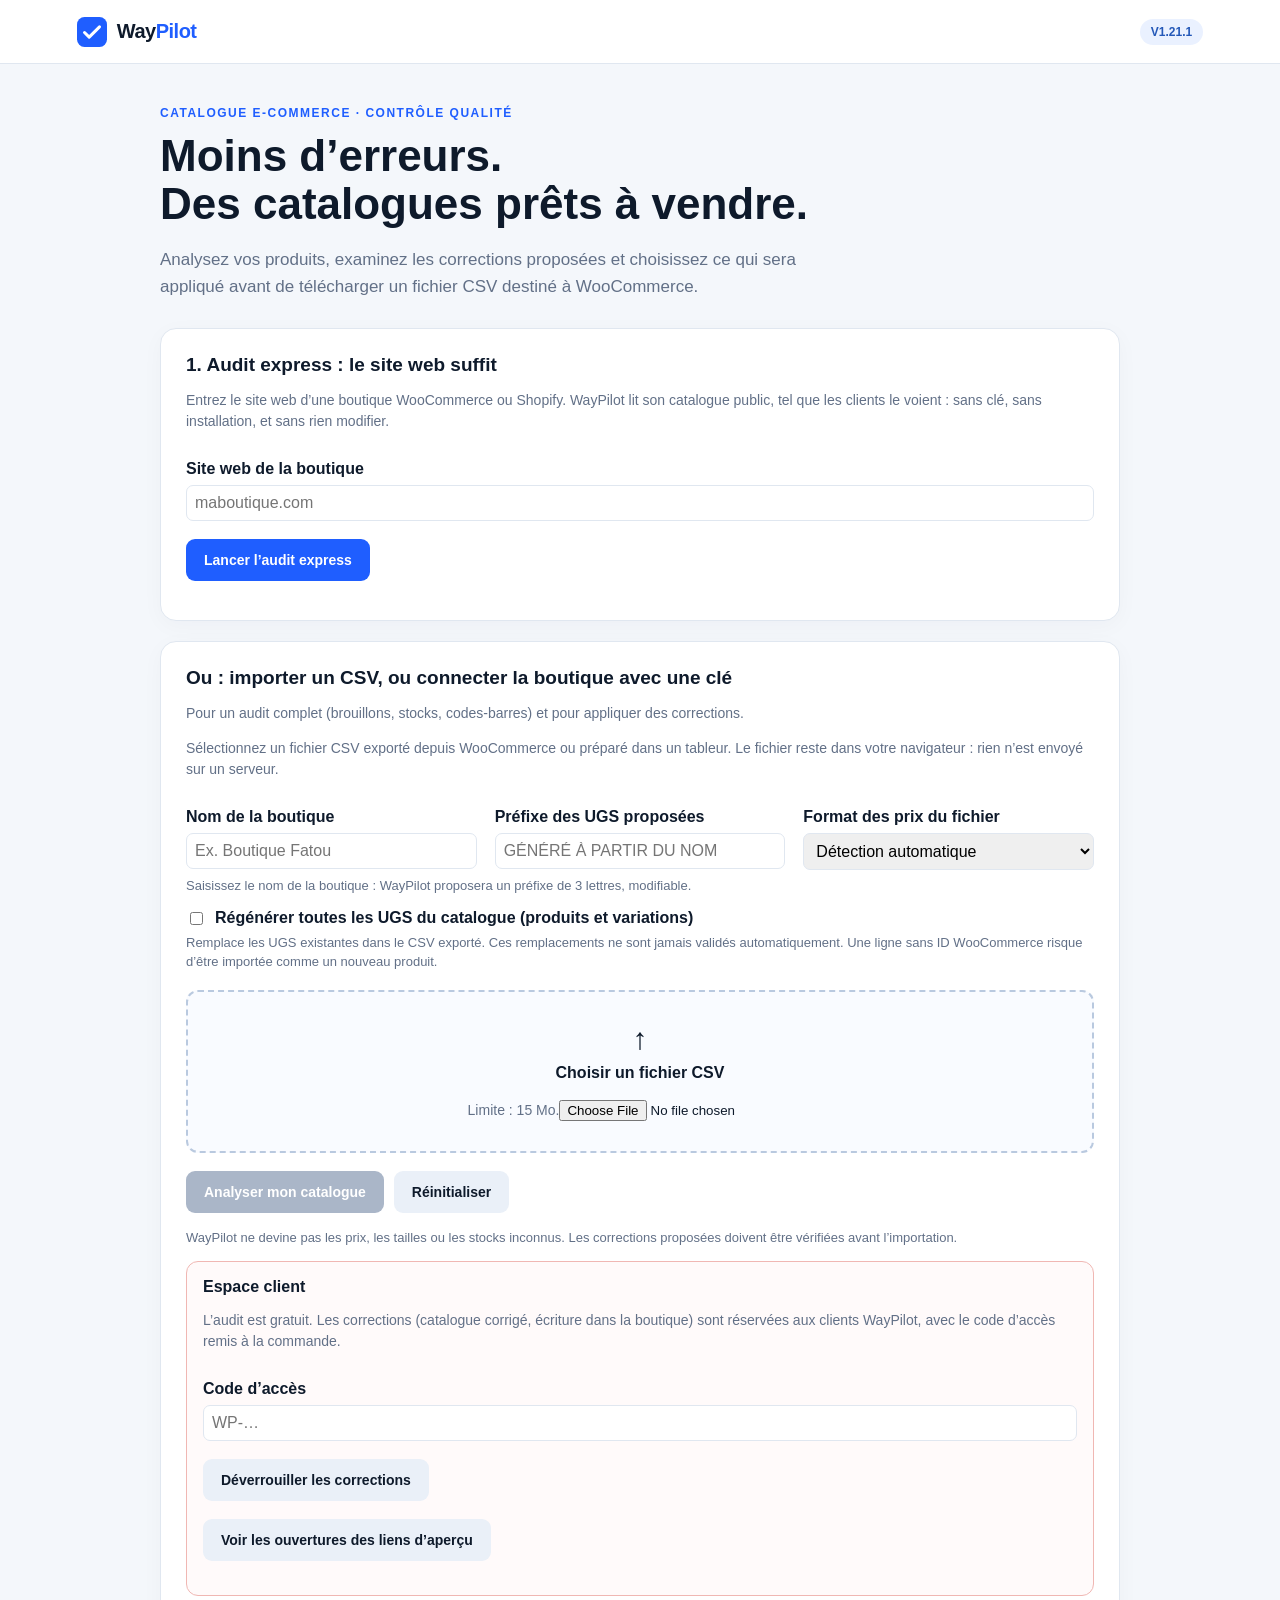
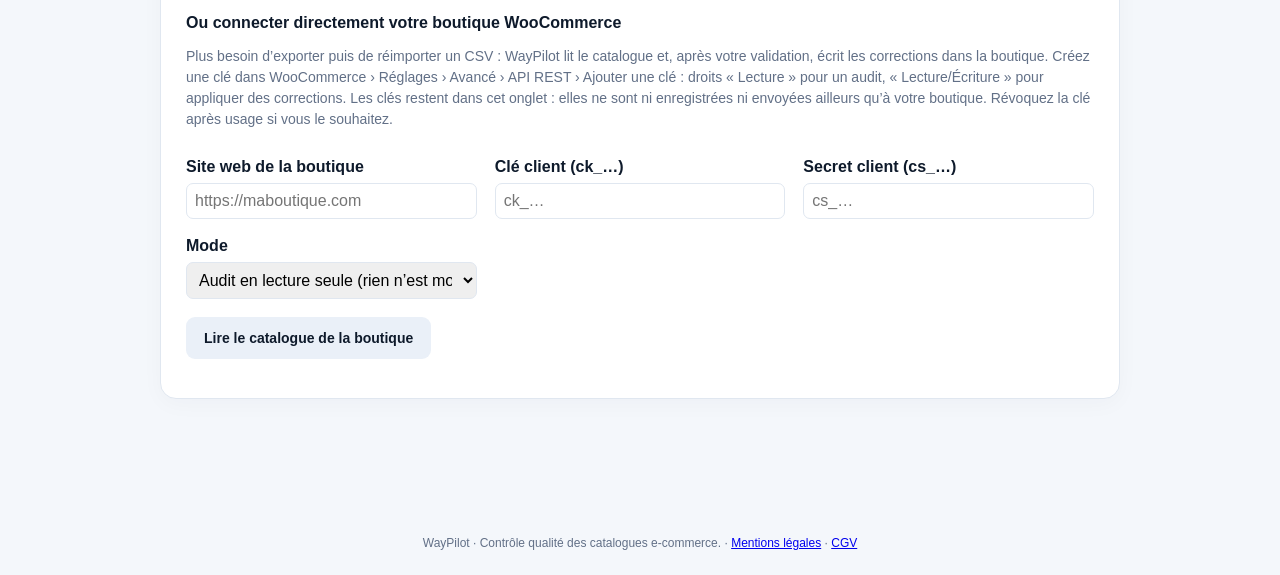
<file: app.html>
<!doctype html>
<html lang="fr">
<head>
  <meta charset="utf-8">
  <meta name="viewport" content="width=device-width, initial-scale=1">
  <title>Audit gratuit de boutique WooCommerce ou Shopify — WayPilot</title>
  <meta name="description" content="Entrez le site web de votre boutique WooCommerce ou Shopify : WayPilot liste en quelques secondes les produits impossibles à commander, les prix faux et les variations en double. Lecture seule.">
  <link rel="canonical" href="https://waypilot.wayzure.com/app">
  <meta property="og:site_name" content="WayPilot">
  <meta property="og:locale" content="fr_FR">
  <meta property="og:url" content="https://waypilot.wayzure.com/app">
  <meta property="og:title" content="Audit gratuit de boutique WooCommerce ou Shopify — WayPilot">
  <meta property="og:description" content="Les produits que vos clients ne peuvent pas commander, trouvés en quelques secondes. Gratuit, sans inscription, lecture seule.">
  <meta property="og:type" content="website">
  <meta property="og:image" content="https://waypilot.wayzure.com/assets/partage.jpg">
  <meta property="og:image:width" content="1200">
  <meta property="og:image:height" content="630">
  <meta property="og:image:alt" content="WayPilot : les erreurs qui bloquent vos ventes, trouvées et corrigées. Audit gratuit WooCommerce et Shopify.">
  <meta name="twitter:card" content="summary_large_image">
  <link rel="icon" href="favicon.ico" sizes="48x48">
  <link rel="icon" href="assets/icone-192.png" type="image/png" sizes="192x192">
  <link rel="apple-touch-icon" href="assets/apple-touch-icon.png">
  <style>
    :root { --blue:#1f5eff; --navy:#0e1a2b; --bg:#f4f7fb; --border:#e0e7f0; --muted:#627087; }
    * { box-sizing:border-box; }
    body { margin:0; font-family:"Inter", -apple-system, BlinkMacSystemFont, "Segoe UI", Roboto, "Helvetica Neue", Arial, sans-serif; -webkit-font-smoothing:antialiased; color:var(--navy); background:var(--bg); }
    header { position:sticky; top:0; z-index:10; background:rgba(255,255,255,.94); backdrop-filter:blur(10px); border-bottom:1px solid var(--border); padding:0 6%; height:64px; display:flex; align-items:center; justify-content:space-between; gap:15px; }
    .brand { display:flex; align-items:center; gap:10px; font-size:20px; font-weight:800; letter-spacing:-.5px; } .brand em { font-style:normal; color:var(--blue); } .brand svg { width:30px; height:30px; flex:none; }
    .version { background:#eaf1ff; color:#2458b8; padding:6px 11px; border-radius:20px; font-size:12px; font-weight:700; }
    main { max-width:1000px; margin:42px auto; padding:0 20px 50px; }
    .hero { margin-bottom:28px; } .eyebrow { color:var(--blue); font-size:12px; font-weight:800; text-transform:uppercase; letter-spacing:1.5px; }
    h1 { font-size:clamp(30px,5vw,44px); line-height:1.1; margin:12px 0; } .subtitle { color:var(--muted); font-size:17px; line-height:1.6; max-width:650px; }
    .panel { background:white; border:1px solid var(--border); border-radius:16px; padding:25px; margin:20px 0; box-shadow:0 5px 22px #15243b08; }
    h2 { font-size:19px; margin:0 0 8px; } h3 { font-size:16px; margin:18px 0 8px; }
    .help { color:var(--muted); font-size:14px; line-height:1.5; }
    .label { display:block; font-weight:700; margin-top:14px; }
    .settings { display:grid; grid-template-columns:repeat(auto-fit,minmax(230px,1fr)); gap:4px 18px; }
    .drop { display:block; border:2px dashed #b9c9df; border-radius:12px; background:#f9fbff; padding:30px 16px; text-align:center; margin-top:18px; cursor:pointer; }
    .drop strong { display:block; margin:8px 0; font-size:16px; } .drop input { max-width:100%; margin-top:10px; }
    button,.download,a.button { border:0; background:var(--blue); color:white; font-size:14px; font-weight:700; border-radius:9px; padding:13px 18px; cursor:pointer; text-decoration:none; display:inline-block; }
    button:disabled { background:#aab6c8; cursor:not-allowed; } button.secondary,a.button.secondary { color:var(--navy); background:#eaf0f8; }
    .actions { display:flex; flex-wrap:wrap; gap:10px; margin-top:18px; } .notice { margin-top:15px; color:var(--muted); font-size:13px; line-height:1.5; }
    .message { margin-top:14px; font-size:14px; line-height:1.5; } .error { color:#b42318; } .success { color:#087443; }
    .warn { background:#fff8e6; border:1px solid #f0d58a; border-radius:10px; padding:12px 14px; color:#5c4300; } .warn[hidden] { display:none; }
    .metrics { display:grid; grid-template-columns:repeat(3,1fr); gap:14px; margin:20px 0; }
    .metric { border:1px solid var(--border); border-radius:12px; padding:18px; background:#fbfcff; } .metric span { display:block; color:var(--muted); font-size:13px; } .metric strong { display:block; font-size:30px; margin-top:7px; }
    .table-wrap { overflow-x:auto; margin-top:18px; } table { border-collapse:collapse; width:100%; font-size:13px; } th,td { border-bottom:1px solid var(--border); padding:12px 10px; text-align:left; vertical-align:top; } th { background:#f5f8fc; }
    .severity { font-weight:700; } .decision { min-width:150px; } .decision select { max-width:100%; padding:8px; border:1px solid var(--border); border-radius:7px; }
    .field { width:100%; min-width:110px; padding:8px; border:1px solid var(--border); border-radius:7px; font:inherit; }
    .needs-review { background:#fff0f0 !important; } .needs-review td { border-bottom-color:#f2b8b5; }
    .review-tag { display:inline-block;background:#b42318;color:white;border-radius:5px;padding:3px 7px;font-weight:800;font-size:11px; }
    .review-toolbar { display:flex;gap:10px;align-items:center;flex-wrap:wrap;margin:14px 0; } .review-toolbar select { padding:10px;border:1px solid #e5a4a0;border-radius:8px; }
    .review-card { border:1px solid #f0b7b3;background:#fffafa;border-radius:12px;padding:16px;margin:14px 0; }
    .code { font-family:ui-monospace,Menlo,monospace; font-size:11px; color:var(--muted); display:block; margin-top:3px; }
    .note { color:#8a5a00; font-size:12px; margin-top:5px; }
    footer { text-align:center; padding:25px 15px; color:var(--muted); font-size:12px; } [hidden] { display:none !important; }
    @media(max-width:600px) { main { margin-top:28px; padding:0 14px 35px; } .panel { padding:18px; } .metrics { grid-template-columns:1fr 1fr; gap:9px; } .metric strong { font-size:25px; } }
  </style>
<script src="erreurs.js"></script>
</head>
<body>
<header><a class="brand" href="./" style="color:inherit;text-decoration:none"><svg viewBox="0 0 32 32" aria-hidden="true"><rect width="32" height="32" rx="8" fill="#1f5eff"/><path d="M8 16.5l5 5 11-11" stroke="#fff" stroke-width="3.2" fill="none" stroke-linecap="round" stroke-linejoin="round"/></svg><span class="wm">Way<em>Pilot</em></span></a><div class="version" id="version">V1</div></header>
<main>
  <section class="hero">
    <div class="eyebrow">Catalogue e-commerce · Contrôle qualité</div>
    <h1>Moins d’erreurs.<br>Des catalogues prêts à vendre.</h1>
    <p class="subtitle">Analysez vos produits, examinez les corrections proposées et choisissez ce qui sera appliqué avant de télécharger un fichier CSV destiné à WooCommerce.</p>
  </section>

  <section class="panel">
    <h2>1. Audit express : le site web suffit</h2>
    <p class="help">Entrez le site web d’une boutique WooCommerce ou Shopify. WayPilot lit son catalogue public, tel que les clients le voient : sans clé, sans installation, et sans rien modifier.</p>
    <div class="settings"><div><label class="label" for="quickUrl">Site web de la boutique</label><input id="quickUrl" class="field" type="url" placeholder="maboutique.com" style="margin-top:7px" autocomplete="url"></div></div>
    <div class="actions"><button id="quickAudit">Lancer l’audit express</button></div>
    <div id="quickInfo" class="message" aria-live="polite"></div>
  </section>

  <section class="panel">
    <h2>Ou : importer un CSV, ou connecter la boutique avec une clé</h2>
    <p class="help">Pour un audit complet (brouillons, stocks, codes-barres) et pour appliquer des corrections.</p>
    <p class="help">Sélectionnez un fichier CSV exporté depuis WooCommerce ou préparé dans un tableur. Le fichier reste dans votre navigateur : rien n’est envoyé sur un serveur.</p>
    <div class="settings">
      <div>
        <label class="label" for="storeName">Nom de la boutique</label>
        <input id="storeName" class="field" type="text" maxlength="100" placeholder="Ex. Boutique Fatou" style="margin-top:7px">
      </div>
      <div>
        <label class="label" for="skuPrefix">Préfixe des UGS proposées</label>
        <input id="skuPrefix" class="field" type="text" maxlength="20" placeholder="Généré à partir du nom" style="margin-top:7px;text-transform:uppercase">
      </div>
      <div>
        <label class="label" for="decimal">Format des prix du fichier</label>
        <select id="decimal" class="field" style="margin-top:7px">
          <option value="auto">Détection automatique</option>
          <option value=".">1 234.56 (point décimal)</option>
          <option value=",">1 234,56 (virgule décimale)</option>
        </select>
      </div>
    </div>
    <p id="prefixHelp" class="notice" style="margin-top:6px">Saisissez le nom de la boutique : WayPilot proposera un préfixe de 3 lettres, modifiable.</p>
    <label style="display:flex;gap:9px;align-items:flex-start;margin-top:12px;font-weight:700"><input id="regenerateAllSkus" type="checkbox" style="margin-top:3px"> Régénérer toutes les UGS du catalogue (produits et variations)</label>
    <p class="notice" style="margin-top:5px">Remplace les UGS existantes dans le CSV exporté. Ces remplacements ne sont jamais validés automatiquement. Une ligne sans ID WooCommerce risque d’être importée comme un nouveau produit.</p>
    <label class="drop"><span style="font-size:30px">↑</span><strong>Choisir un fichier CSV</strong><span class="help">Limite : 15 Mo.</span><input id="file" type="file" accept=".csv,text/csv"></label>
    <div id="fileInfo" class="message" aria-live="polite"></div>
    <div class="actions"><button id="analyze" disabled>Analyser mon catalogue</button><button id="reset" class="secondary">Réinitialiser</button></div>
    <p class="notice">WayPilot ne devine pas les prix, les tailles ou les stocks inconnus. Les corrections proposées doivent être vérifiées avant l’importation.</p>

    <div class="review-card" id="accessBox">
      <h3 style="margin-top:0">Espace client</h3>
      <p class="help">L’audit est gratuit. Les corrections (catalogue corrigé, écriture dans la boutique) sont réservées aux clients WayPilot, avec le code d’accès remis à la commande.</p>
      <div class="settings"><div><label class="label" for="accessCode">Code d’accès</label><input id="accessCode" class="field" type="password" placeholder="WP-…" style="margin-top:7px" autocomplete="off"></div></div>
      <div class="actions"><button type="button" id="unlock" class="secondary">Déverrouiller les corrections</button></div>
      <div id="accessInfo" class="message" aria-live="polite"></div>
      <div class="actions"><button type="button" id="showViews" class="secondary">Voir les ouvertures des liens d’aperçu</button></div>
      <div id="viewsInfo" class="table-wrap"></div>
    </div>

    <h3>Ou connecter directement votre boutique WooCommerce</h3>
    <p class="help">Plus besoin d’exporter puis de réimporter un CSV : WayPilot lit le catalogue et, après votre validation, écrit les corrections dans la boutique. Créez une clé dans WooCommerce › Réglages › Avancé › API REST › Ajouter une clé : droits « Lecture » pour un audit, « Lecture/Écriture » pour appliquer des corrections. Les clés restent dans cet onglet : elles ne sont ni enregistrées ni envoyées ailleurs qu’à votre boutique. Révoquez la clé après usage si vous le souhaitez.</p>
    <div class="settings">
      <div><label class="label" for="wooUrl">Site web de la boutique</label><input id="wooUrl" class="field" type="url" placeholder="https://maboutique.com" style="margin-top:7px" autocomplete="url"></div>
      <div><label class="label" for="wooKey">Clé client (ck_…)</label><input id="wooKey" class="field" type="password" placeholder="ck_…" style="margin-top:7px" autocomplete="off"></div>
      <div><label class="label" for="wooSecret">Secret client (cs_…)</label><input id="wooSecret" class="field" type="password" placeholder="cs_…" style="margin-top:7px" autocomplete="off"></div>
      <div><label class="label" for="wooMode">Mode</label><select id="wooMode" class="field" style="margin-top:7px"><option value="read">Audit en lecture seule (rien n’est modifié)</option><option value="write">Audit et corrections</option></select></div>
    </div>
    <div class="actions"><button id="wooConnect" class="secondary">Lire le catalogue de la boutique</button></div>
    <div id="wooInfo" class="message" aria-live="polite"></div>
  </section>

  <section id="results" class="panel" hidden>
    <h2>2. Résultats du contrôle qualité</h2>
    <div class="metrics">
      <div class="metric"><span>Score qualité</span><strong id="score">0</strong></div>
      <div class="metric"><span>Lignes analysées</span><strong id="productCount">0</strong></div>
      <div class="metric"><span>Anomalies détectées</span><strong id="issueCount">0</strong></div>
      <div class="metric"><span>Anomalies élevées</span><strong id="highCount">0</strong></div>
      <div class="metric"><span>Avec correction proposée</span><strong id="actionCount">0</strong></div>
      <div class="metric"><span>À vérifier / informations manquantes</span><strong id="reviewCount">0</strong></div>
    </div>
    <p class="help">Score qualité : 100 % = aucune anomalie. Chaque ligne perd des points selon ses anomalies (élevée : 1 point, moyenne : 0,5, faible : 0,15 ; au plus 1 point par ligne).</p>
    <div id="summary" class="message" aria-live="polite"></div>
    <div id="leadBox" class="review-card" hidden>
      <h3 style="margin-top:0">Vous voulez que ces erreurs soient corrigées ?</h3>
      <p class="help" id="leadText">Wayzure vérifie chaque anomalie avec vous, applique les corrections validées et vous remet un rapport. Réservez un échange de 15 min en visio : nous regardons ce résultat ensemble. Vous pouvez aussi nous l’envoyer par e-mail, nous revenons vers vous sous 24 h ouvrées.</p>
      <div class="actions"><a class="button primary" href="https://cal.com/waypilot" target="_blank" rel="noopener">Réserver un échange de 15 min</a><a class="button secondary" id="leadEmail">Envoyer le résultat par e-mail</a></div>
      <p class="help" style="margin:8px 0 0">Ou sur <a id="leadWhatsapp" target="_blank" rel="noopener">WhatsApp</a>.</p>
    </div>
    <div class="review-toolbar">
      <label for="issueFilter"><strong>Filtrer les anomalies :</strong></label>
      <select id="issueFilter"><option value="all">Toutes les anomalies</option><option value="review">À vérifier (rouge)</option><option value="high">Gravité élevée</option><option value="variation">Variations manquantes</option></select>
      <span class="review-tag">À VÉRIFIER</span>
    </div>
    <p id="publicNotice" class="message" hidden><strong>Audit express :</strong> ce rapport montre ce que voient les clients. Pour corriger ces erreurs sur WooCommerce, importez un CSV ou connectez la boutique avec une clé API. Sur Shopify, la correction se fait pour l’instant en service.</p>
    <p class="help" id="markExistingHelp">Si vous avez vérifié dans WooCommerce qu’une variation signalée existe déjà, cochez sa ligne puis cliquez sur « Marquer comme déjà existante ». Elle ne sera pas ajoutée au CSV.</p>
    <div class="actions" id="markExistingActions"><button type="button" id="markExistingVariations" class="secondary">Marquer comme déjà existante(s) dans WooCommerce</button></div>
    <div class="table-wrap"><table><thead><tr><th>Confirmer</th><th>Ligne</th><th>Produit</th><th>Anomalie</th><th>Gravité</th><th>Suite à donner</th></tr></thead><tbody id="issueRows"></tbody></table></div>

    <div id="manualFixes" class="review-card" hidden>
      <h3 style="margin-top:0;color:#b42318">Ajouter les variations manquantes</h3>
      <p class="help">Proposé seulement pour les produits dont les variations utilisent un seul attribut. Le prix est prérempli quand il est connu (prix du parent ou prix commun des autres variations) : vérifiez-le. La quantité en stock est facultative ; laissée vide, WayPilot n’écrit aucune valeur de stock. Les variations validées sont ajoutées au CSV corrigé, ou créées dans la boutique si elle est connectée et que vous cliquez sur « Appliquer ».</p>
      <div id="manualVariationTable" class="table-wrap"></div>
      <div class="actions"><button type="button" id="approveManualVariations">Valider les variations cochées</button><button type="button" id="selectManualVariations" class="secondary">Tout cocher</button></div>
      <div id="manualSummary" class="message" aria-live="polite"></div>
    </div>

    <div id="corrections">
    <h3>3. Examiner et valider les corrections</h3>
    <p class="help">Les corrections sûres (images répétées, orthographe d’une valeur alignée sur le parent, UGS manquante, texte alternatif des images) peuvent être validées ensemble. Les changements de prix et le remplacement d’une UGS existante restent à examiner un par un. Les décisions ne modifient rien tant que vous n’avez pas téléchargé le CSV ou cliqué sur « Appliquer » (boutique connectée).</p>
    <div class="actions"><button type="button" id="selectAll" class="secondary">Tout sélectionner</button><button type="button" id="clearSelection" class="secondary">Effacer la sélection</button><button type="button" id="approveSelected">Valider la sélection</button><button type="button" id="rejectSelected" class="secondary">Refuser la sélection</button><button type="button" id="approveSafe" class="secondary">Valider les corrections sûres</button></div>
    <div id="proposals" class="table-wrap"></div>
    <div id="approvalSummary" class="message" aria-live="polite"></div>
    </div>
    <details id="whiteLabel" style="margin-top:18px;border:1px solid var(--border);border-radius:12px;padding:14px 16px;background:white">
      <summary><strong>Marque blanche (agences)</strong> : rapport au nom de l’agence, sans mention de WayPilot</summary>
      <div class="settings" style="margin-top:12px">
        <div><label class="label" for="brandName">Nom de l’agence</label><input id="brandName" class="field" type="text" maxlength="60" placeholder="Vide = rapport WayPilot" style="margin-top:7px"></div>
        <div><label class="label" for="brandColor">Couleur</label><input id="brandColor" class="field" type="color" value="#1769ff" style="margin-top:7px;height:44px;padding:4px"></div>
        <div><label class="label" for="brandContact">Contact affiché dans le lien d’aperçu</label><input id="brandContact" class="field" type="text" maxlength="120" placeholder="Ex. contact@agence.fr" style="margin-top:7px"></div>
      </div>
      <p class="help">Réglage gardé dans ce navigateur. S’applique au rapport d’audit client et au lien d’aperçu.</p>
    </details>
    <div class="actions">
      <button id="downloadAudit">Télécharger le rapport d’audit client</button>
      <button id="publishTeaser" class="secondary">Créer un lien d’aperçu à envoyer</button>
      <button id="downloadReport" class="secondary">Télécharger le rapport CSV</button>
      <button id="downloadCorrected">Télécharger le catalogue corrigé pour WooCommerce</button>
      <button id="downloadOriginal" class="secondary">Télécharger le CSV original</button>
    </div>
    <div id="teaserInfo" class="message" aria-live="polite"></div>
    <p class="notice">Le rapport d’audit client est une page à ouvrir dans le navigateur, puis à imprimer ou enregistrer en PDF (Ctrl+P). Le lien d’aperçu (réservé aux détenteurs du code d’accès) montre les totaux et un exemple, sans la liste des produits ; il expire au bout de 90 jours.</p>
    <p class="notice" id="csvNotice">Important : à l’importation, cochez dans WooCommerce l’option de mise à jour des produits existants. Testez d’abord sur une sauvegarde ou quelques produits.</p>
    <div id="wooApply" class="review-card" hidden>
      <h3 style="margin-top:0">Appliquer sur la boutique</h3>
      <p class="help">Seules les corrections et les variations validées sont envoyées. Les modifications sont immédiates sur la boutique : faites une sauvegarde avant le premier essai.</p>
      <p id="wooReadOnlyNotice" class="message" hidden><strong>Mode lecture seule :</strong> aucune modification ne peut être envoyée à la boutique. Le rapport et le CSV restent disponibles. Pour appliquer des corrections, choisissez « Audit et corrections » puis relisez la boutique, avec une clé « Lecture/Écriture ».</p>
      <div class="actions"><button type="button" id="wooApplyButton">Appliquer les corrections validées sur la boutique</button><button type="button" id="wooReload" class="secondary">Relire la boutique et réanalyser</button></div>
      <div class="actions" id="wooAfterApply" hidden><button type="button" id="wooJournal" class="secondary">Télécharger le journal des modifications</button><button type="button" id="wooUndo" class="secondary">Annuler les modifications envoyées</button></div>
      <div id="wooApplySummary" class="message" aria-live="polite"></div>
      <div id="wooResults" class="table-wrap"></div>
    </div>
    <div id="bulkPrice" class="review-card" hidden>
      <h3 style="margin-top:0">Modifier les prix en masse</h3>
      <p class="help">Conversion de devise, hausse ou baisse en pourcentage, prix psychologiques. S’applique au prix normal et au prix promo de tous les produits simples et de toutes les variations lus. Rien n’est envoyé avant l’aperçu et votre confirmation ; journal et annulation comme pour les corrections. Frais de livraison et codes promo à montant fixe : à adapter à la main.</p>
      <div class="settings">
        <div><label class="label" for="bpOp">Opération</label><select id="bpOp" class="field" style="margin-top:7px"><option value="divide">Diviser par un taux (conversion de devise)</option><option value="multiply">Multiplier par un taux</option><option value="percent">Hausse ou baisse en %</option></select></div>
        <div><label class="label" for="bpValue">Taux ou pourcentage</label><input id="bpValue" class="field" type="text" inputmode="decimal" placeholder="Ex. 10,69 ou 5 ou -10" style="margin-top:7px"></div>
        <div><label class="label" for="bpRounding">Arrondi</label><select id="bpRounding" class="field" style="margin-top:7px"><option value="90">Terminaison ,90 la plus proche (41,90)</option><option value="990">Terminaison 9,90 dès 20 (69,90)</option><option value="cent">Au centime</option><option value="unit">À l’unité</option></select></div>
        <div><label class="label" for="bpCurrency">Nouvelle devise de la boutique</label><select id="bpCurrency" class="field" style="margin-top:7px"><option value="">Ne pas changer</option><option value="EUR">Euro (EUR)</option><option value="MAD">Dirham marocain (MAD)</option><option value="XOF">Franc CFA (XOF)</option><option value="USD">Dollar US (USD)</option><option value="GBP">Livre sterling (GBP)</option><option value="CHF">Franc suisse (CHF)</option><option value="CAD">Dollar canadien (CAD)</option></select></div>
      </div>
      <p class="help">Avec une nouvelle devise, WayPilot règle aussi 2 décimales et la virgule comme séparateur. <strong>Extension de multi-devises installée ?</strong> C’est elle qui fixe la devise : changez aussi sa « devise de base » et désactivez son arrondi à l’unité, sinon la boutique garde l’ancienne devise ou affiche 42 au lieu de 41,90. Les prix écrits dans les descriptions (« 446 DH ») ne sont pas modifiés.</p>
      <div class="actions"><button type="button" id="bpPreview" class="secondary">Prévisualiser les nouveaux prix</button><button type="button" id="bpApply" disabled>Appliquer ces prix sur la boutique</button></div>
      <div id="bpSummary" class="message" aria-live="polite"></div>
      <div id="bpReminder" class="message warn" hidden>
        <strong>À faire à la main dans WooCommerce, avec le même taux<span id="bpReminderRate"></span> :</strong>
        <ul style="margin:6px 0;padding-left:18px">
          <li>Frais de livraison : Réglages › Expédition › chaque zone › chaque mode (forfait, classes de livraison).</li>
          <li>Montant minimum de la livraison gratuite (même écran).</li>
          <li>Codes promo à montant fixe : Marketing › Codes promo.</li>
          <li>Frais ou minimums ajoutés par un moyen de paiement ou une extension.</li>
        </ul>
        WayPilot ne modifie que les prix des produits et des variations.
      </div>
      <div id="bpTable" class="table-wrap"></div>
      <h3 id="promoTitle">Mettre en promotion</h3>
      <p class="help">Black Friday, soldes, ventes privées : un prix promo calculé sur le prix normal, avec une date de début et une date de fin. À la date de fin, WooCommerce remet seul les prix normaux. Les produits déjà en promotion sont laissés tels quels, sauf si vous cochez « Remplacer ». Aperçu, journal et annulation comme ci-dessus.</p>
      <div class="settings">
        <div><label class="label" for="pmPercent">Remise (%)</label><input id="pmPercent" class="field" type="text" inputmode="decimal" placeholder="Ex. 20" style="margin-top:7px"></div>
        <div><label class="label" for="pmRounding">Arrondi du prix promo</label><select id="pmRounding" class="field" style="margin-top:7px"><option value="90">Terminaison ,90 la plus proche (47,90)</option><option value="990">Terminaison 9,90 dès 20 (69,90)</option><option value="cent">Au centime</option><option value="unit">À l’unité</option></select></div>
        <div><label class="label" for="pmFrom">Début (facultatif)</label><input id="pmFrom" class="field" type="date" style="margin-top:7px"></div>
        <div><label class="label" for="pmTo">Fin (facultatif)</label><input id="pmTo" class="field" type="date" style="margin-top:7px"></div>
        <div><label class="label" for="pmCategory">Catégorie</label><select id="pmCategory" class="field" style="margin-top:7px"><option value="">Tout le catalogue</option></select></div>
        <div><label class="label" style="display:flex;gap:8px;align-items:center;margin-top:30px"><input id="pmReplace" type="checkbox"> Remplacer les promos en cours</label></div>
      </div>
      <div class="actions"><button type="button" id="pmPreview" class="secondary">Prévisualiser la promotion</button><button type="button" id="pmRemove" class="secondary">Prévisualiser le retrait des promos</button><button type="button" id="pmApply" disabled>Appliquer sur la boutique</button></div>
      <div id="pmSummary" class="message" aria-live="polite"></div>
      <div id="pmTable" class="table-wrap"></div>
    </div>
  </section>
</main>
<footer>WayPilot · Contrôle qualité des catalogues e-commerce. · <a href="mentions-legales.html">Mentions légales</a> · <a href="cgv.html">CGV</a></footer>
<script src="engine.js"></script>
<script src="woo.js"></script>
<script src="shopify.js"></script>
<script>
(() => {
  const E = window.WayPilotEngine;
  const W = window.WayPilotWoo;
  const S = window.WayPilotShopify;
  const $ = id => document.getElementById(id);
  $("version").textContent = `V${E.VERSION}`;



  const state = {
    file: null, catalog: null, result: null,
    woo: null,                     // client de la boutique connectée (clés en mémoire uniquement)
    readOnly: false,               // audit en lecture seule : aucun envoi vers la boutique
    unlocked: false,               // code d’accès client saisi : corrections disponibles
    journal: [],                   // résultats de tous les envois de la séance (corrections et annulations)
    lastApply: null,               // résultats du dernier envoi, pour pouvoir l’annuler
    journalSite: "",               // boutique à laquelle se rapporte le journal
    verifiedExisting: new Set(),   // clés d’anomalies confirmées comme existantes dans WooCommerce
    manual: new Map()              // clé -> variation à ajouter ; conservée entre deux affichages
  };

  // ---------- Accès client ----------
  // Les corrections sont réservées aux clients. Contrôle dans le navigateur : il dissuade, il ne protège pas un secret.
  // Changer le code : remplacer cette empreinte par le SHA-256 du nouveau code.
  const ACCESS_HASH = "e9d1008baa338276c1d597a13b16ac2f2c980de9e5b2c931561befa40d49e960";
  const CONTACT_WHATSAPP = "33752222106", CONTACT_EMAIL = "contact@wayzure.com";
  async function sha256(text) {
    const bytes = await crypto.subtle.digest("SHA-256", new TextEncoder().encode(text));
    return [...new Uint8Array(bytes)].map(b => b.toString(16).padStart(2, "0")).join("");
  }
  function setUnlocked(on) {
    state.unlocked = on;
    $("accessInfo").className = "message" + (on ? " success" : "");
    $("accessInfo").textContent = on ? "Accès client actif : corrections disponibles." : "";
    $("wooMode").querySelector('option[value="write"]').disabled = !on;
    if (!on) $("wooMode").value = "read";
    if (state.result) render();
  }
  $("unlock").addEventListener("click", async () => {
    const ok = (await sha256($("accessCode").value.trim().toUpperCase())) === ACCESS_HASH;
    if (!ok) { $("accessInfo").className = "message error"; $("accessInfo").textContent = "Code inconnu. Contactez-nous pour obtenir votre accès."; return; }
    try { localStorage.setItem("waypilot.access", ACCESS_HASH); } catch (_) {}
    state.accessCode = $("accessCode").value.trim().toUpperCase();
    $("accessCode").value = "";
    setUnlocked(true);
  });
  let remembered = false;
  try { remembered = localStorage.getItem("waypilot.access") === ACCESS_HASH; } catch (_) {}
  setUnlocked(remembered);

  function renderLead(stats, issues) {
    const show = issues.length > 0 && (state.catalog.source === "public" || !state.unlocked);
    $("leadBox").hidden = !show;
    if (!show) return;
    const site = state.catalog.site || (state.file && state.file.name) || "ma boutique";
    const text = `Bonjour, je viens d’auditer ${site} avec WayPilot : score ${stats.score} %, ${issues.length} anomalies dont ${stats.high} élevées. Je souhaite recevoir le rapport commenté et votre proposition de correction.`;
    $("leadWhatsapp").href = `https://wa.me/${CONTACT_WHATSAPP}?text=${encodeURIComponent(text)}`;
    $("leadEmail").href = `mailto:${CONTACT_EMAIL}?subject=${encodeURIComponent(`Audit WayPilot : ${site}`)}&body=${encodeURIComponent(text + "\n\nNom :\nTéléphone :")}`;
  }
  // ---------- Paramètres ----------
  let prefixManuallyEdited = false;
  const suggestPrefix = name => (E.normalize(name).toUpperCase().match(/[A-Z0-9]+/) || [""])[0].slice(0, 3);
  $("storeName").addEventListener("input", () => {
    if (prefixManuallyEdited) return;
    const p = suggestPrefix($("storeName").value);
    $("skuPrefix").value = p;
    $("prefixHelp").textContent = p ? `Préfixe proposé : ${p}. Exemple : ${p}-001, ${p}-002. Modifiable avant l’analyse.` : "Saisissez le nom de la boutique : WayPilot proposera un préfixe de 3 lettres, modifiable.";
  });
  $("skuPrefix").addEventListener("input", () => { prefixManuallyEdited = true; $("skuPrefix").value = $("skuPrefix").value.toUpperCase(); });
  // L’API WooCommerce renvoie toujours les prix avec un point décimal.
  const decimalMode = () => state.catalog && state.catalog.source ? "." : $("decimal").value;
  const options = () => ({ skuPrefix: $("skuPrefix").value, regenerateAllSkus: $("regenerateAllSkus").checked, decimal: decimalMode(), allowDelete: !!(state.catalog && state.catalog.source === "woocommerce") });

  // ---------- Décisions ----------
  const validatedVariationKeys = () => new Set([...state.manual.values()].filter(v => v.validated && v.selected).map(v => v.issueKey));
  const followup = issue => E.followupFor(issue, { verifiedExisting: state.verifiedExisting, validatedVariations: validatedVariationKeys() });
  const isOpen = f => f === E.FOLLOWUP.HUMAN || f === E.FOLLOWUP.MISSING_INFO;

  function el(tag, props = {}, children = []) {
    const node = document.createElement(tag);
    Object.entries(props).forEach(([k, v]) => { if (k === "dataset") Object.assign(node.dataset, v); else node[k] = v; });
    children.forEach(c => node.append(c));
    return node;
  }

  // Nom du produit + ID WooCommerce, pour le retrouver vite dans l’administration.
  const productCell = item => el("td", {}, item.productId ? [item.product, el("span", { className: "code", textContent: `ID ${item.productId}` })] : [item.product]);

  // ---------- Analyse ----------
  function runAnalysis() {
    const hasDecisions = state.result && (state.result.proposals.some(p => p.status !== "pending") || [...state.manual.values()].some(v => v.validated));
    if (hasDecisions && !confirm("Relancer l’analyse efface les décisions prises sur les corrections. Continuer ?")) return;
    state.result = E.analyze(state.catalog, options());
    // Conserver la saisie des variations manuelles déjà commencée (même clé = même variation).
    const next = new Map();
    state.result.manualCandidates.forEach(c => next.set(c.key, state.manual.get(c.key) || c));
    state.manual = next;
    render();
    $("results").scrollIntoView({ behavior: "smooth", block: "start" });
  }

  function render() {
    const { issues, stats } = state.result;
    $("results").hidden = false;
    const followups = issues.map(followup);
    $("score").textContent = `${stats.score} %`;
    $("productCount").textContent = stats.rows;
    $("issueCount").textContent = stats.issues;
    $("highCount").textContent = stats.high;
    $("actionCount").textContent = followups.filter(f => f === E.FOLLOWUP.PROPOSAL).length;
    $("reviewCount").textContent = followups.filter(isOpen).length;
    $("summary").className = "message " + (issues.length ? "" : "success");
    $("summary").textContent = issues.length
      ? `${stats.rows} lignes (${stats.products} produits, ${stats.variations} variations). ${issues.length} anomalies, dont ${followups.filter(f => f === E.FOLLOWUP.PROPOSAL).length} avec une correction proposée et ${followups.filter(isOpen).length} à vérifier ou à compléter.`
      : "Aucune anomalie détectée par les contrôles actuels. Cela ne garantit pas que toutes les données du catalogue sont exactes.";
    const fromWoo = state.catalog.source === "woocommerce";
    $("wooApply").hidden = !fromWoo;
    $("wooApplyButton").hidden = state.readOnly;
    $("wooReadOnlyNotice").hidden = !state.readOnly;
    $("bulkPrice").hidden = !fromWoo || state.readOnly || !state.unlocked;
    if (!$("bulkPrice").hidden) {
      const keep = $("pmCategory").value;
      $("pmCategory").replaceChildren(el("option", { value: "", textContent: "Tout le catalogue" }), ...W.categoryNames(state.catalog).map(n => el("option", { value: n, textContent: n })));
      $("pmCategory").value = keep;
    }
    const isPublic = state.catalog.source === "public";
    if (isPublic && issues.length) $("summary").textContent = `${stats.products} produits et ${stats.variations} variations visibles par les clients. ${issues.length} anomalies, dont ${stats.high} de gravité élevée.`;
    if (stats.atStake && stats.atStake.items) $("summary").textContent += ` ${E.formatMoney(stats.atStake.total, stats.atStake.currency)} en jeu : ${stats.atStake.items} article(s) non commandable(s) ou mal tarifé(s), au prix d’une vente de chacun.`;
    $("csvNotice").hidden = fromWoo || isPublic;
    $("publicNotice").hidden = !isPublic;
    const noFix = isPublic || !state.unlocked;
    ["corrections", "downloadCorrected", "markExistingHelp", "markExistingActions"].forEach(id => { $(id).hidden = noFix; });
    renderLead(stats, issues);
    $("downloadOriginal").hidden = !state.file;
    renderIssues(followups);
    renderManual();
    if (noFix) $("manualFixes").hidden = true;
    renderProposals();
    applyFilter();
  }

  function renderIssues(followups) {
    const body = $("issueRows");
    body.replaceChildren();
    state.result.issues.forEach((issue, i) => {
      const f = followups[i];
      const open = isOpen(f);
      const missingVariation = issue.code === "VARIATION_VALUE_MISSING" && open;
      const tr = el("tr", { dataset: { key: issue.key, review: open ? "review" : "ok", high: issue.severity === E.SEVERITY.HIGH ? "yes" : "no", variation: missingVariation ? "yes" : "no" } });
      if (open) tr.classList.add("needs-review");
      const check = missingVariation ? [el("input", { type: "checkbox", className: "existing-variation-check", ariaLabel: "Confirmer que cette variation existe déjà dans WooCommerce" })] : [];
      tr.append(
        el("td", {}, check),
        el("td", { textContent: issue.line ?? "—" }),
        productCell(issue),
        el("td", {}, [issue.message, el("span", { className: "code", textContent: issue.code })]),
        el("td", { className: "severity", textContent: issue.severity }),
        el("td", {}, open ? [el("span", { className: "review-tag", textContent: "À VÉRIFIER" }), " ", f] : [f])
      );
      body.append(tr);
    });
  }

  function applyFilter() {
    const mode = $("issueFilter").value;
    document.querySelectorAll("#issueRows tr").forEach(tr => {
      tr.hidden = mode === "review" ? tr.dataset.review !== "review" : mode === "high" ? tr.dataset.high !== "yes" : mode === "variation" ? tr.dataset.variation !== "yes" : false;
    });
  }
  $("issueFilter").addEventListener("change", applyFilter);

  $("markExistingVariations").addEventListener("click", () => {
    const keys = [...document.querySelectorAll("#issueRows tr")].filter(tr => tr.querySelector(".existing-variation-check:checked")).map(tr => tr.dataset.key);
    if (!keys.length) { alert("Cochez les alertes de variations que vous avez vérifiées dans WooCommerce."); return; }
    keys.forEach(k => state.verifiedExisting.add(k));
    render(); // la saisie des variations manuelles est conservée
  });

  // ---------- Variations manuelles ----------
  const visibleManual = () => [...state.manual.values()].filter(v => !state.verifiedExisting.has(v.issueKey));

  function renderManual() {
    const list = visibleManual();
    $("manualFixes").hidden = !list.length;
    const container = $("manualVariationTable");
    container.replaceChildren();
    if (!list.length) return;
    const head = el("tr", {}, ["Ajouter", "Parent / valeur", "Nom de la variation", "Prix régulier", "Quantité en stock (facultatif)", "UGS (facultatif)", "Activée"].map(t => el("th", { textContent: t })));
    const tbody = el("tbody");
    list.forEach(v => {
      const tr = el("tr", { className: v.validated ? "" : "needs-review" });
      const input = (key, type = "text") => {
        const field = el("input", { className: "field", type, value: v[key] });
        field.addEventListener("input", () => { v[key] = field.value; v.validated = false; tr.classList.add("needs-review"); updateApprovalSummary(); });
        return el("td", {}, [field]);
      };
      const pick = el("input", { type: "checkbox", checked: v.selected, ariaLabel: "Ajouter cette variation au CSV" });
      pick.dataset.manualKey = v.key;
      pick.addEventListener("change", () => { v.selected = pick.checked; v.validated = false; updateApprovalSummary(); });
      const enabled = el("input", { type: "checkbox", checked: v.enabled, ariaLabel: "Variation activée à l’import" });
      enabled.addEventListener("change", () => { v.enabled = enabled.checked; v.validated = false; });
      const priceCell = input("price");
      priceCell.append(el("div", { className: "help", textContent: v.priceSource }));
      tr.append(
        el("td", {}, [pick]),
        el("td", { textContent: `${v.parentName} · ${v.attributeName} = ${v.attributeValue} · parent ${v.parentRef}` }),
        input("name"), priceCell, input("stockQty", "number"), input("sku"),
        el("td", {}, [enabled])
      );
      tbody.append(tr);
    });
    container.append(el("table", {}, [el("thead", {}, [head]), tbody]));
    const done = list.filter(v => v.validated && v.selected).length;
    $("manualSummary").textContent = `${list.length} variation(s) manquante(s) proposée(s), ${done} validée(s) pour ajout au CSV.`;
  }

  $("selectManualVariations").addEventListener("click", () => { visibleManual().forEach(v => { v.selected = true; }); renderManual(); });

  $("approveManualVariations").addEventListener("click", () => {
    const chosen = visibleManual().filter(v => v.selected);
    if (!chosen.length) { alert("Cochez au moins une variation à ajouter."); return; }
    const missing = E.missingColumnsForVariations(state.catalog);
    if (missing.length) { alert("Le CSV ne contient pas les colonnes nécessaires : " + missing.join(", ") + ". Réexportez le catalogue WooCommerce avec les variations."); return; }
    const errors = [];
    const skuOwners = new Set(state.catalog.rows.map(r => E.normalize(state.catalog.col.sku >= 0 ? r[state.catalog.col.sku] : "")).filter(Boolean));
    state.result.proposals.filter(p => p.kind === "sku" && p.status === "approved").forEach(p => skuOwners.add(E.normalize(p.after)));
    chosen.forEach(v => {
      const label = `${v.parentName} · ${v.attributeValue}`;
      const price = E.parseAmount(v.price, decimalMode());
      if (!v.name.trim()) errors.push(`${label} : nom manquant.`);
      if (!Number.isFinite(price) || price <= 0) errors.push(`${label} : prix régulier manquant ou invalide.`);
      if (String(v.stockQty).trim() !== "" && !(Number.isInteger(Number(v.stockQty)) && Number(v.stockQty) >= 0)) errors.push(`${label} : quantité en stock invalide (nombre entier, zéro ou plus).`);
      const sku = E.normalize(v.sku);
      if (sku) { if (skuOwners.has(sku)) errors.push(`${label} : UGS « ${v.sku} » déjà utilisée.`); skuOwners.add(sku); }
    });
    if (errors.length) { alert("Aucune variation n’a été validée :\n\n" + errors.join("\n")); return; }
    // WooCommerce attend un point décimal.
    chosen.forEach(v => { v.price = String(E.parseAmount(v.price, decimalMode())); v.validated = true; });
    render();
  });

  // ---------- Propositions ----------
  function renderProposals() {
    const { proposals } = state.result;
    const container = $("proposals");
    container.replaceChildren();
    if (!proposals.length) { container.textContent = "Aucune correction automatique n’est proposée. Les prix et les variations manquantes demandent des informations confirmées."; updateApprovalSummary(); return; }
    const head = el("tr", {}, ["Sélection", "Ligne", "Produit", "Correction proposée", "Avant", "Valeur proposée", "Décision"].map(t => el("th", { textContent: t })));
    const tbody = el("tbody");
    proposals.forEach(p => {
      const check = el("input", { type: "checkbox", className: "proposal-check", ariaLabel: "Sélectionner cette correction" });
      check.dataset.proposalId = p.id;
      const value = el("input", { className: "field", value: p.after, ariaLabel: "Valeur proposée" });
      value.addEventListener("input", () => { p.after = value.value; p.status = "pending"; select.value = "pending"; updateApprovalSummary(); });
      const select = el("select", { ariaLabel: "Valider ou refuser cette correction" }, [["pending", "À examiner"], ["approved", "Valider"], ["rejected", "Refuser"]].map(([v, t]) => el("option", { value: v, textContent: t })));
      select.value = p.status;
      select.addEventListener("change", () => { p.status = select.value; updateApprovalSummary(); });
      const labelCell = el("td", {}, [p.label + (p.safe ? "" : " (à examiner)")]);
      if (p.note) labelCell.append(el("div", { className: "note", textContent: p.note }));
      tbody.append(el("tr", {}, [
        el("td", {}, [check]), el("td", { textContent: p.line }), productCell(p),
        labelCell, el("td", { textContent: p.before }), el("td", {}, [p.kind === "deleteVariation" ? el("strong", { className: "error", textContent: "Supprimée" }) : value]), el("td", { className: "decision" }, [select])
      ]));
    });
    container.append(el("table", {}, [el("thead", {}, [head]), tbody]));
    updateApprovalSummary();
  }

  function updateApprovalSummary() {
    if (!state.result) return;
    const { proposals, issues } = state.result;
    const count = s => proposals.filter(p => p.status === s).length;
    const open = issues.filter(i => isOpen(followup(i))).length;
    $("approvalSummary").className = "message";
    $("approvalSummary").textContent = `Corrections validées : ${count("approved")} · en attente : ${count("pending")} · refusées : ${count("rejected")}. Anomalies encore à vérifier : ${open}. Le fichier corrigé n’applique que les corrections validées.`;
  }

  const selectedProposals = () => {
    const ids = new Set([...document.querySelectorAll(".proposal-check:checked")].map(x => Number(x.dataset.proposalId)));
    return state.result.proposals.filter(p => ids.has(p.id));
  };
  // Retour visible après une décision groupée : le tableau change peu, le résumé est mis en avant.
  function confirmDecision(text) {
    const box = $("approvalSummary");
    box.className = "message success";
    box.textContent = `✓ ${text} ${box.textContent}`;
    box.scrollIntoView({ behavior: "smooth", block: "center" });
  }
  const setStatus = status => {
    const chosen = selectedProposals();
    if (!chosen.length) { alert("Sélectionnez au moins une correction."); return; }
    chosen.forEach(p => { p.status = status; });
    render();
    confirmDecision(`${chosen.length} correction(s) ${status === "approved" ? "validée(s)" : "refusée(s)"}.`);
  };
  $("selectAll").addEventListener("click", () => document.querySelectorAll(".proposal-check").forEach(x => { x.checked = true; }));
  $("clearSelection").addEventListener("click", () => document.querySelectorAll(".proposal-check").forEach(x => { x.checked = false; }));
  $("approveSelected").addEventListener("click", () => setStatus("approved"));
  $("rejectSelected").addEventListener("click", () => setStatus("rejected"));
  $("approveSafe").addEventListener("click", () => {
    const safe = state.result.proposals.filter(p => p.safe && p.status === "pending");
    if (!safe.length) { alert("Aucune correction sûre en attente."); return; }
    if (!confirm(`Valider ${safe.length} correction(s) classée(s) comme sûre(s) ? Elles s’appliqueront uniquement au CSV téléchargé.`)) return;
    safe.forEach(p => { p.status = "approved"; });
    render();
    confirmDecision(`${safe.length} correction(s) sûre(s) validée(s).`);
  });

  // ---------- Téléchargements ----------
  function download(text, name) {
    const url = URL.createObjectURL(new Blob([text], { type: "text/csv;charset=utf-8;" }));
    const a = el("a", { href: url, download: name });
    a.click();
    setTimeout(() => URL.revokeObjectURL(url), 1500);
  }
  const siteOf = () => state.woo ? state.woo.site : (state.catalog && state.catalog.site) || "";
  const baseName = () => siteOf() ? new URL(siteOf()).hostname.replace(/^www\./, "")
    : (state.file ? state.file.name : "catalogue.csv").replace(/\.csv$/i, "");

  $("downloadReport").addEventListener("click", () => {
    if (!state.result) return;
    download(E.buildReportCSV(state.result.issues, { verifiedExisting: state.verifiedExisting, validatedVariations: validatedVariationKeys() }), `${baseName()}_rapport_waypilot.csv`);
  });
  $("downloadAudit").addEventListener("click", () => {
    if (!state.result) return;
    const html = E.buildAuditReportHTML(state.result, {
      store: $("storeName").value.trim(),
      source: siteOf() || (state.file ? state.file.name : ""),
      brand: brandInfo(), seconds: state.auditSeconds
    });
    const url = URL.createObjectURL(new Blob([html], { type: "text/html;charset=utf-8" }));
    const a = el("a", { href: url, download: `${baseName()}_audit_waypilot.html` });
    a.click();
    setTimeout(() => URL.revokeObjectURL(url), 1500);
  });
  // Marque blanche : réglages de l’agence gardés dans ce navigateur (rien de sensible).
  function brandInfo() {
    const name = $("brandName").value.trim();
    return name ? { name, color: $("brandColor").value } : null;
  }
  ["brandName", "brandColor", "brandContact"].forEach(id => {
    try { const v = localStorage.getItem(`waypilot.${id}`); if (v) $(id).value = v; } catch (_) {}
    $(id).addEventListener("change", () => { try { localStorage.setItem(`waypilot.${id}`, $(id).value.trim()); } catch (_) {} });
  });
  if ($("brandName").value) $("whiteLabel").open = true;
  // Lien d’aperçu : publié sur le relais, qui exige le code d’accès (gardé en mémoire le temps de l’onglet).
  async function accessCodeForRelay() {
    if (!state.accessCode) {
      const typed = (prompt("Code d’accès WayPilot :") || "").trim().toUpperCase();
      if (!typed || (await sha256(typed)) !== ACCESS_HASH) throw new Error("Code d’accès requis.");
      state.accessCode = typed;
    }
    return state.accessCode;
  }
  async function relayPost(path, body) {
    const res = await fetch(RELAY_URL + path, { method: "POST", headers: { "Content-Type": "application/json" }, body: JSON.stringify(body) });
    const data = await res.json().catch(() => ({}));
    if (!res.ok) { if (res.status === 403) state.accessCode = ""; throw new Error(data.message || `Erreur ${res.status}.`); }
    return data;
  }
  $("publishTeaser").addEventListener("click", async () => {
    if (!state.result) return;
    const info = $("teaserInfo");
    info.className = "message"; info.textContent = "Publication du lien…";
    try {
      const code = await accessCodeForRelay();
      const html = E.buildAuditReportHTML(state.result, {
        store: $("storeName").value.trim() || baseName(), source: siteOf(), teaser: true, brand: brandInfo(), seconds: state.auditSeconds,
        contact: (brandInfo() && $("brandContact").value.trim()) || `WhatsApp +${CONTACT_WHATSAPP.slice(0, 2)} ${CONTACT_WHATSAPP.slice(2).replace(/(\d)(\d{2})(\d{2})(\d{2})(\d{2})/, "$1 $2 $3 $4 $5")} ou ${CONTACT_EMAIL} · échange de 15 min : cal.com/waypilot`
      });
      const { url } = await relayPost("/rapports", { code, html, boutique: baseName() });
      info.className = "message success";
      info.replaceChildren("Lien d’aperçu : ", el("a", { href: url, target: "_blank", rel: "noopener", textContent: url }), " ");
      const copy = el("button", { type: "button", className: "secondary", textContent: "Copier" });
      copy.addEventListener("click", () => navigator.clipboard && navigator.clipboard.writeText(url).then(() => { copy.textContent = "Copié"; }));
      info.append(copy);
    } catch (e) { info.className = "message error"; info.textContent = e.message; }
  });
  $("showViews").addEventListener("click", async () => {
    const box = $("viewsInfo");
    box.replaceChildren(el("p", { className: "help", textContent: "Chargement…" }));
    try {
      const rows = await relayPost("/rapports/suivi", { code: await accessCodeForRelay() });
      if (!rows.length) { box.replaceChildren(el("p", { className: "help", textContent: "Aucun lien d’aperçu publié." })); return; }
      const date = d => (d ? new Date(d).toLocaleString("fr-FR", { dateStyle: "short", timeStyle: "short" }) : "—");
      const table = el("table", {}, [el("thead", {}, [el("tr", {}, ["Boutique", "Créé le", "Ouvertures", "Première", "Dernière", "Lien"].map(t => el("th", { textContent: t })))]),
        el("tbody", {}, rows.map(r => el("tr", {}, [el("td", { textContent: r.store }), el("td", { textContent: date(r.created) }), el("td", { textContent: String(r.views) }),
          el("td", { textContent: date(r.firstView) }), el("td", { textContent: date(r.lastView) }), el("td", {}, [el("a", { href: r.url, target: "_blank", rel: "noopener", textContent: "ouvrir" })])])))]);
      box.replaceChildren(table, el("p", { className: "help", textContent: "Vos propres ouvertures sont comptées aussi : notez-les avant d’envoyer le lien." }));
    } catch (e) { box.replaceChildren(el("p", { className: "message error", textContent: e.message })); }
  });
  $("downloadOriginal").addEventListener("click", () => {
    if (!state.file) { alert("Importez d’abord un catalogue CSV."); return; }
    const url = URL.createObjectURL(state.file), a = el("a", { href: url, download: state.file.name });
    a.click(); setTimeout(() => URL.revokeObjectURL(url), 1500);
  });
  $("downloadCorrected").addEventListener("click", () => {
    if (!state.unlocked) return;
    if (!state.result) { alert("Importez et analysez d’abord un catalogue."); return; }
    const pending = state.result.proposals.filter(p => p.status === "pending").length;
    if (pending) { alert(`Il reste ${pending} correction(s) à examiner. Validez ou refusez chaque proposition avant de télécharger.`); return; }
    const unvalidated = visibleManual().filter(v => v.selected && !v.validated).length;
    if (unvalidated && !confirm(`${unvalidated} variation(s) cochée(s) n’ont pas été validées et ne seront pas ajoutées. Télécharger quand même ?`)) return;
    const manual = visibleManual().filter(v => v.validated && v.selected);
    download(E.buildCorrectedCSV(state.catalog, state.result.proposals, manual), `${baseName()}_corrige_waypilot.csv`);
  });

  // ---------- Taille des images ----------
  // Google refuse les images sous 100 px (250 px pour les vêtements) et exigera 500 px en 2027.
  // Une balise <img> suffit pour lire la taille réelle : aucune autorisation CORS n’est nécessaire.
  const MAX_IMAGES = 400;
  async function measureImages(catalog, report) {
    const col = catalog.col.images;
    if (col < 0) return;
    const listOf = r => String(r[col] || "").split(/\s*,\s*/).map(u => u.trim()).filter(u => /^https?:\/\//i.test(u));
    // Photo principale de chaque produit d’abord (celle que voient Google et les clients), puis le reste dans la limite.
    const isVar = r => /variation/i.test(r[catalog.col.type] || "");
    const all = [...new Set([...catalog.rows.filter(r => !isVar(r)).map(r => listOf(r)[0]), ...catalog.rows.map(r => listOf(r)[0]), ...catalog.rows.flatMap(listOf)].filter(Boolean))];
    // Tailles déjà connues (srcset WordPress, données Shopify) : seules les autres sont téléchargées.
    const sizes = { ...(catalog.knownSizes || {}) };
    const urls = all.filter(u => !sizes[u]).slice(0, MAX_IMAGES);
    catalog.imageSizes = sizes;
    catalog.imagesSkipped = all.filter(u => !sizes[u]).length - urls.length;
    if (!urls.length) return;
    let done = 0;
    const one = (src, count = true) => new Promise(resolve => {
      const img = new Image();
      // Sans référent : beaucoup d’hébergeurs WordPress bloquent les images appelées depuis un autre site (anti-hotlink).
      img.referrerPolicy = "no-referrer";
      let settled = false;
      const finish = value => { if (settled) return; settled = true; clearTimeout(timer); if (value) sizes[src] = value; resolve(); };
      const timer = setTimeout(() => finish(null), 10000); // trop lente : ni taille ni erreur, pas d’alerte
      img.onload = () => finish({ width: img.naturalWidth, height: img.naturalHeight });
      img.onerror = () => finish({ broken: true });
      img.src = src;
    }).then(() => { if (count) report(`Vérification de la taille des images : ${++done} / ${urls.length}`); });
    const queue = urls.slice();
    await Promise.all(Array.from({ length: 8 }, async () => { while (queue.length) await one(queue.shift()); }));
    // Un serveur qui limite les requêtes renvoie des erreurs passagères : second essai, lentement, avant de conclure.
    const failed = urls.filter(u => sizes[u] && sizes[u].broken);
    if (failed.length) {
      report(`Second essai pour ${failed.length} image(s) en erreur…`);
      failed.forEach(u => delete sizes[u]);
      const retry = failed.slice();
      await Promise.all(Array.from({ length: 2 }, async () => { while (retry.length) await one(retry.shift(), false); }));
    }
    // Si la plupart des images échouent, c’est le site qui bloque la lecture : pas d’alerte image par image.
    const broken = urls.filter(u => sizes[u] && sizes[u].broken);
    catalog.imagesBlocked = broken.length >= 10 && broken.length > 0.5 * urls.length;
    if (catalog.imagesBlocked) broken.forEach(u => delete sizes[u]);
  }
  const imagesNote = catalog => (catalog.imagesBlocked ? " Le site bloque la lecture de ses images depuis WayPilot : images non vérifiées." : "")
    + (catalog.imagesSkipped ? ` Taille vérifiée pour ${MAX_IMAGES} images, photos principales en priorité (${catalog.imagesSkipped} autres non vérifiées).` : "");

  // ---------- Audit express (API publique, sans clé) ----------
  // WooCommerce bloque cette API depuis un autre site (CORS) : la lecture passe par le relais WayPilot (Worker Cloudflare, dossier relais-cloudflare/).
  // Shopify : catalogue public /products.json, lu par le même relais. WooCommerce d’abord, Shopify si ce n’en est pas une.
  const RELAY_URL = "https://waypilot-relais.wayzure.workers.dev";
  async function readPublicStore(url, progress) {
    try {
      const client = W.createPublicClient({ url, relay: RELAY_URL });
      const data = await client.fetchCatalog(progress);
      if (!data.products.length) throw new Error("Aucun produit public trouvé à cette adresse.");
      return { site: client.site, catalog: W.publicToCatalog(E, data) };
    } catch (wooError) {
      if (wooError.status === 401 || wooError.status === 403) throw wooError;
      try {
        const client = S.createShopifyClient({ url, relay: RELAY_URL });
        const data = await client.fetchCatalog(progress);
        if (!data.products.length) throw new Error("Aucun produit public trouvé à cette adresse.");
        return { site: client.site, catalog: S.shopifyToCatalog(E, data) };
      } catch (shopifyError) {
        if (shopifyError.status === 404) throw new Error("Aucun catalogue public lisible : ce n’est ni une boutique WooCommerce ni une boutique Shopify, ou son catalogue public est désactivé.");
        throw shopifyError;
      }
    }
  }
  async function quickAudit() {
    const info = $("quickInfo");
    info.className = "message";
    const started = performance.now();
    try {
      $("quickAudit").disabled = true;
      info.textContent = "Lecture du catalogue public…";
      const { site, catalog } = await readPublicStore($("quickUrl").value, text => { info.textContent = text; });
      catalog.site = site;
      await measureImages(catalog, text => { info.textContent = text; });
      clearState();
      $("file").value = "";
      Object.assign(state, { catalog, readOnly: true });
      const variationCount = catalog.rows.filter(r => /variation/i.test(r[catalog.col.type] || "")).length;
      info.textContent = `${site} — ${catalog.platform === "shopify" ? "boutique Shopify, " : ""}${catalog.rows.length - variationCount} produits et ${variationCount} variations visibles par les clients.${(catalog.otherLanguages || []).length ? ` Site multilingue : seule cette version est auditée (${catalog.otherLanguages.map(o => `${o.language} : ${o.count} produits`).join(", ")} écartés, ce sont les traductions).` : ""}${(catalog.ignored || []).length ? ` ${catalog.ignored.length} ligne(s) technique(s) d’applis ignorée(s) (${[...new Set(catalog.ignored)].slice(0, 3).join(", ")}).` : ""}${imagesNote(catalog)}`;
      info.classList.add("success");
      $("analyze").disabled = false;
      runAnalysis();
      // Durée réelle (lecture + mesure des images + analyse), affichée et reprise dans le rapport.
      state.auditSeconds = (performance.now() - started) / 1000;
      info.textContent += ` Audit réalisé en ${E.formatDuration(state.auditSeconds)}.`;
    } catch (error) {
      const sleeping = /pas du JSON|n’a pas répondu|HTTP 50[234]/.test(error.message || "");
      info.textContent = (error.message || "Lecture impossible.") + (sleeping ? " Le service de lecture se réveille peut-être après une période sans usage : réessayez dans une minute." : "");
      info.classList.add("error");
    } finally {
      $("quickAudit").disabled = false;
    }
  }
  $("quickAudit").addEventListener("click", quickAudit);

  // ---------- Connexion directe WooCommerce ----------
  async function loadFromStore() {
    const info = $("wooInfo");
    info.className = "message";
    try {
      if ($("wooMode").value === "write" && !state.unlocked) throw new Error("Le mode « Audit et corrections » est réservé aux clients : saisissez votre code d’accès dans l’Espace client.");
      const client = W.createClient({ url: $("wooUrl").value, key: $("wooKey").value, secret: $("wooSecret").value });
      $("wooConnect").disabled = true;
      info.textContent = "Lecture du catalogue…";
      const data = await client.fetchCatalog(text => { info.textContent = text; });
      const catalog = W.toCatalog(E, data);
      await measureImages(catalog, text => { info.textContent = text; });
      clearState();
      $("file").value = "";
      if (state.journalSite !== client.site) { state.journal = []; state.journalSite = client.site; $("wooAfterApply").hidden = true; }
      Object.assign(state, { catalog, woo: client, readOnly: $("wooMode").value === "read" });
      info.textContent = `${client.site} — ${data.products.length} produits et ${Object.values(data.variations).reduce((n, l) => n + l.length, 0)} variations lus.${imagesNote(catalog)}`;
      info.classList.add("success");
      $("analyze").disabled = false;
      runAnalysis();
    } catch (error) {
      info.textContent = error.message || "Connexion impossible.";
      info.classList.add("error");
    } finally {
      $("wooConnect").disabled = false;
    }
  }
  $("wooConnect").addEventListener("click", loadFromStore);
  $("wooReload").addEventListener("click", () => {
    if (state.result && state.result.proposals.some(p => p.status === "approved") && !$("wooResults").childElementCount && !confirm("Des corrections validées n’ont pas été appliquées. Relire la boutique quand même ?")) return;
    state.result = null; // pas de seconde confirmation dans runAnalysis
    loadFromStore();
  });

  $("wooApplyButton").addEventListener("click", async () => {
    if (!state.result || !state.woo || state.readOnly || !state.unlocked) return;
    if (state.lastApply) { alert("Des corrections viennent d’être envoyées. Relisez la boutique avant d’en appliquer d’autres : un second envoi créerait des variations en double."); return; }
    const manual = visibleManual().filter(v => v.validated && v.selected);
    let plan;
    try { plan = W.buildChanges(state.catalog, state.result.proposals, manual); }
    catch (error) { alert(error.message); return; }
    if (!plan.count) { alert("Aucune correction validée à appliquer."); return; }
    const created = Object.values(plan.variations).reduce((n, v) => n + v.create.length, 0);
    const removed = Object.values(plan.variations).reduce((n, v) => n + v.delete.length, 0);
    const pending = state.result.proposals.filter(p => p.status === "pending").length;
    const lines = [`${plan.count} modification(s) sur ${state.woo.site}`, created ? `dont ${created} variation(s) créée(s)` : "", removed ? `dont ${removed} variation(s) SUPPRIMÉE(S) définitivement` : "", pending ? `${pending} correction(s) encore à examiner ne seront pas envoyées` : "", plan.skipped.length ? `${plan.skipped.length} correction(s) non prise(s) en charge, ignorée(s)` : ""].filter(Boolean);
    if (!confirm(lines.join("\n") + "\n\nLes changements sont immédiats sur la boutique. Continuer ?")) return;
    $("wooApplyButton").disabled = true;
    $("wooApplySummary").className = "message";
    $("wooApplySummary").textContent = "Envoi en cours…";
    try {
      const results = await state.woo.applyChanges(plan, n => { $("wooApplySummary").textContent = `Envoi en cours… ${n}/${plan.count}`; });
      plan.skipped.forEach(s => results.push({ label: s.label, ok: false, error: "Ignorée : " + s.reason }));
      state.lastApply = results;
      showResults(results, "appliquée(s)");
    } catch (error) {
      $("wooApplySummary").textContent = error.message;
      $("wooApplySummary").classList.add("error");
    } finally {
      $("wooApplyButton").disabled = false;
    }
  });

  function showResults(results, verb) {
    state.journal.push(...results);
    const ok = results.filter(r => r.ok).length;
    $("wooApplySummary").className = "message " + (ok === results.length ? "success" : "error");
    $("wooApplySummary").textContent = `${ok} modification(s) ${verb}, ${results.length - ok} en échec ou ignorée(s). Relisez la boutique pour vérifier le résultat.`;
    const tbody = el("tbody", {}, results.map(r => el("tr", { className: r.ok ? "" : "needs-review" }, [el("td", { textContent: r.label }), el("td", { textContent: r.ok ? "OK" : r.error })])));
    $("wooResults").replaceChildren(el("table", {}, [el("thead", {}, [el("tr", {}, [el("th", { textContent: "Élément" }), el("th", { textContent: "Résultat" })])]), tbody]));
    $("wooAfterApply").hidden = false;
    $("wooUndo").hidden = !state.lastApply || !state.lastApply.some(r => r.ok && r.kind !== "delete");
  }

  $("wooJournal").addEventListener("click", () => {
    if (!state.journal.length) return;
    download(W.buildJournalCSV(state.journal, { site: state.woo ? state.woo.site : "" }), `${baseName()}_journal_waypilot.csv`);
  });

  $("wooUndo").addEventListener("click", async () => {
    if (!state.lastApply || !state.woo) return;
    const plan = W.buildRollback(state.lastApply);
    if (!plan.count) { alert("Rien à annuler."); return; }
    const warn = plan.notReversible.length ? `\n\n${plan.notReversible.length} suppression(s) ne peuvent pas être annulées ici : restaurez la sauvegarde si besoin.` : "";
    if (!confirm(`Remettre les anciennes valeurs sur ${plan.count} élément(s) et supprimer les variations créées ?${warn}`)) return;
    $("wooUndo").disabled = true;
    try {
      const results = await state.woo.applyChanges(plan);
      state.lastApply = null;
      showResults(results, "annulée(s)");
    } catch (error) {
      $("wooApplySummary").textContent = error.message;
      $("wooApplySummary").className = "message error";
    } finally {
      $("wooUndo").disabled = false;
    }
  });


  // ---------- Prix en masse ----------
  let bulkPlan = null;
  const money = n => (n === null || n === undefined || n === "" ? "" : Number(n).toFixed(2).replace(".", ","));
  ["bpOp", "bpValue", "bpRounding", "bpCurrency"].forEach(id => $(id).addEventListener("input", () => { bulkPlan = null; $("bpApply").disabled = true; $("bpReminder").hidden = true; }));
  $("bpPreview").addEventListener("click", async () => {
    const out = $("bpSummary");
    out.className = "message";
    bulkPlan = null; $("bpApply").disabled = true; $("bpTable").replaceChildren();
    if (!state.woo || state.readOnly || !state.unlocked) return;
    try {
      const currency = $("bpCurrency").value;
      const settings = currency ? await state.woo.fetchSettings() : {};
      const plan = W.buildPriceChanges(state.catalog, { op: $("bpOp").value, value: $("bpValue").value, rounding: $("bpRounding").value, currency }, settings);
      const n = plan.preview.length;
      out.textContent = `${n} prix à modifier${plan.settings.length ? `, ${plan.settings.length} réglage(s) de la boutique` : ""}${plan.skipped.length ? ` ; ${plan.skipped.length} élément(s) ignoré(s) : ${plan.skipped.map(s => `${s.label} (${s.reason})`).join(" ; ")}` : ""}.`;
      const rows = plan.preview.map(r => el("tr", {}, [el("td", { textContent: String(r.id) }), el("td", { textContent: r.name }), el("td", { textContent: r.before }), el("td", { textContent: money(r.after) }), el("td", { textContent: r.saleBefore ? `${r.saleBefore} → ${money(r.saleAfter)}` : "" })]));
      plan.settings.forEach(s => rows.push(el("tr", {}, [el("td", { textContent: "" }), el("td", { textContent: s.label }), el("td", {}), el("td", {}), el("td", {})])));
      $("bpTable").replaceChildren(el("table", {}, [el("thead", {}, [el("tr", {}, ["ID", "Élément", "Prix actuel", "Nouveau prix", "Promo"].map(t => el("th", { textContent: t })))]), el("tbody", {}, rows)]));
      bulkPlan = plan;
      $("bpApply").disabled = !plan.count;
      showBulkReminder();
    } catch (error) {
      out.textContent = error.message || "Aperçu impossible.";
      out.classList.add("error");
    }
  });
  function showBulkReminder() {
    const op = $("bpOp").value, v = $("bpValue").value;
    const conv = op !== "percent" || $("bpCurrency").value;
    $("bpReminder").hidden = !conv;
    $("bpReminderRate").textContent = conv && op !== "percent" && v ? ` (${op === "divide" ? "diviser" : "multiplier"} par ${v})` : "";
  }
  async function applyBulk(plan, button, summary, what) {
    if (!plan || !state.woo || state.readOnly || !state.unlocked) return false;
    if (state.lastApply) { alert("Des modifications viennent d’être envoyées. Relisez la boutique avant d’en envoyer d’autres : sinon les prix seraient modifiés deux fois."); return false; }
    if (!confirm(`${plan.count} modification(s) sur ${state.woo.site}. Les nouveaux prix sont immédiats sur la boutique. Continuer ?`)) return false;
    $(button).disabled = true;
    $("wooApplySummary").className = "message";
    $("wooApplySummary").textContent = `Envoi ${what} en cours…`;
    try {
      const results = await state.woo.applyChanges(plan, n => { $("wooApplySummary").textContent = `Envoi ${what} en cours… ${n}/${plan.count}`; });
      plan.skipped.forEach(s => results.push({ label: s.label, ok: false, error: "Ignoré : " + s.reason }));
      state.lastApply = results;
      showResults(results, "appliquée(s)");
      $(summary).textContent = "Envoyé. Résultat, journal et annulation : voir « Appliquer sur la boutique » ci-dessus. Relisez la boutique pour vérifier.";
      $("wooApply").scrollIntoView({ behavior: "smooth" });
      return true;
    } catch (error) {
      $("wooApplySummary").textContent = error.message;
      $("wooApplySummary").classList.add("error");
      return false;
    }
  }
  $("bpApply").addEventListener("click", async () => { if (await applyBulk(bulkPlan, "bpApply", "bpSummary", "des prix")) { bulkPlan = null; showBulkReminder(); $("bpReminder").scrollIntoView({ behavior: "smooth", block: "nearest" }); } });

  // ---------- Promotions ----------
  let promoPlan = null;
  ["pmPercent", "pmRounding", "pmFrom", "pmTo", "pmCategory", "pmReplace"].forEach(id => $(id).addEventListener("input", () => { promoPlan = null; $("pmApply").disabled = true; }));
  function previewPromo(mode) {
    const out = $("pmSummary");
    out.className = "message";
    promoPlan = null; $("pmApply").disabled = true; $("pmTable").replaceChildren();
    if (!state.woo || state.readOnly || !state.unlocked) return;
    try {
      const plan = W.buildPromoChanges(state.catalog, { mode, percent: $("pmPercent").value, rounding: $("pmRounding").value, from: $("pmFrom").value, to: $("pmTo").value, category: $("pmCategory").value, replace: $("pmReplace").checked });
      const n = plan.preview.length;
      const dates = mode === "remove" ? "" : ($("pmFrom").value || $("pmTo").value ? ` du ${$("pmFrom").value || "jour de l’envoi"} au ${$("pmTo").value || "retrait manuel"}` : " sans date de fin");
      out.textContent = `${n} ${mode === "remove" ? "promo(s) à retirer" : "prix promo à poser"}${dates}${plan.skipped.length ? ` ; ${plan.skipped.length} élément(s) ignoré(s) : ${plan.skipped.map(s => `${s.label} (${s.reason})`).join(" ; ")}` : ""}.`;
      const rows = plan.preview.map(r => el("tr", {}, [el("td", { textContent: String(r.id) }), el("td", { textContent: r.name }), el("td", { textContent: r.regular }), el("td", { textContent: r.saleBefore }), el("td", { textContent: r.saleAfter ? money(r.saleAfter) : "retirée" })]));
      $("pmTable").replaceChildren(el("table", {}, [el("thead", {}, [el("tr", {}, ["ID", "Élément", "Prix normal", "Promo actuelle", "Nouvelle promo"].map(t => el("th", { textContent: t })))]), el("tbody", {}, rows)]));
      promoPlan = plan;
      $("pmApply").disabled = !plan.count;
    } catch (error) {
      out.textContent = error.message || "Aperçu impossible.";
      out.classList.add("error");
    }
  }
  $("pmPreview").addEventListener("click", () => previewPromo("apply"));
  $("pmRemove").addEventListener("click", () => previewPromo("remove"));
  $("pmApply").addEventListener("click", async () => { if (await applyBulk(promoPlan, "pmApply", "pmSummary", "des promotions")) promoPlan = null; });

  // ---------- Fichier ----------
  function clearState() {
    Object.assign(state, { file: null, catalog: null, result: null, woo: null, readOnly: false, lastApply: null, auditSeconds: 0 });
    $("wooAfterApply").hidden = !state.journal.length; // le journal de la séance reste téléchargeable après relecture
    $("wooUndo").hidden = true;
    $("wooResults").replaceChildren();
    $("wooApplySummary").textContent = "";
    bulkPlan = null; $("bpApply").disabled = true; $("bpTable").replaceChildren(); $("bpSummary").textContent = "";
    promoPlan = null; $("pmApply").disabled = true; $("pmTable").replaceChildren(); $("pmSummary").textContent = "";
    state.verifiedExisting.clear();
    state.manual.clear();
    $("results").hidden = true;
    $("analyze").disabled = true;
    $("fileInfo").textContent = "";
    $("fileInfo").className = "message";
  }

  $("file").addEventListener("change", async () => {
    clearState();
    const file = $("file").files[0];
    if (!file) return;
    if (file.size > 15 * 1024 * 1024) { $("fileInfo").textContent = "Fichier trop volumineux (limite : 15 Mo)."; $("fileInfo").classList.add("error"); $("file").value = ""; return; }
    try {
      const catalog = E.parseCSV(await file.text());
      await measureImages(catalog, text => { $("fileInfo").textContent = text; });
      state.catalog = catalog;
      state.file = file;
      $("fileInfo").textContent = `${file.name} — ${state.catalog.rows.length} lignes prêtes à analyser.${imagesNote(catalog)}`;
      $("fileInfo").classList.add("success");
      $("analyze").disabled = false;
    } catch (error) {
      $("fileInfo").textContent = error.message || "Impossible de lire ce fichier CSV.";
      $("fileInfo").classList.add("error");
    }
  });

  $("analyze").addEventListener("click", () => {
    try { runAnalysis(); }
    catch (error) { $("fileInfo").textContent = "Erreur pendant l’analyse : " + error.message; $("fileInfo").className = "message error"; }
  });

  $("reset").addEventListener("click", () => {
    clearState();
    $("file").value = ""; $("storeName").value = ""; $("skuPrefix").value = ""; $("decimal").value = "auto";
    $("regenerateAllSkus").checked = false; prefixManuallyEdited = false;
    $("prefixHelp").textContent = "Saisissez le nom de la boutique : WayPilot proposera un préfixe de 3 lettres, modifiable.";
  });

  // Lien depuis la page d’accueil : app.html?boutique=maboutique.com lance l’audit express.
  const linked = new URLSearchParams(location.search).get("boutique");
  if (linked) { $("quickUrl").value = linked; quickAudit(); }
})();
</script>
</body>
</html>
</file>
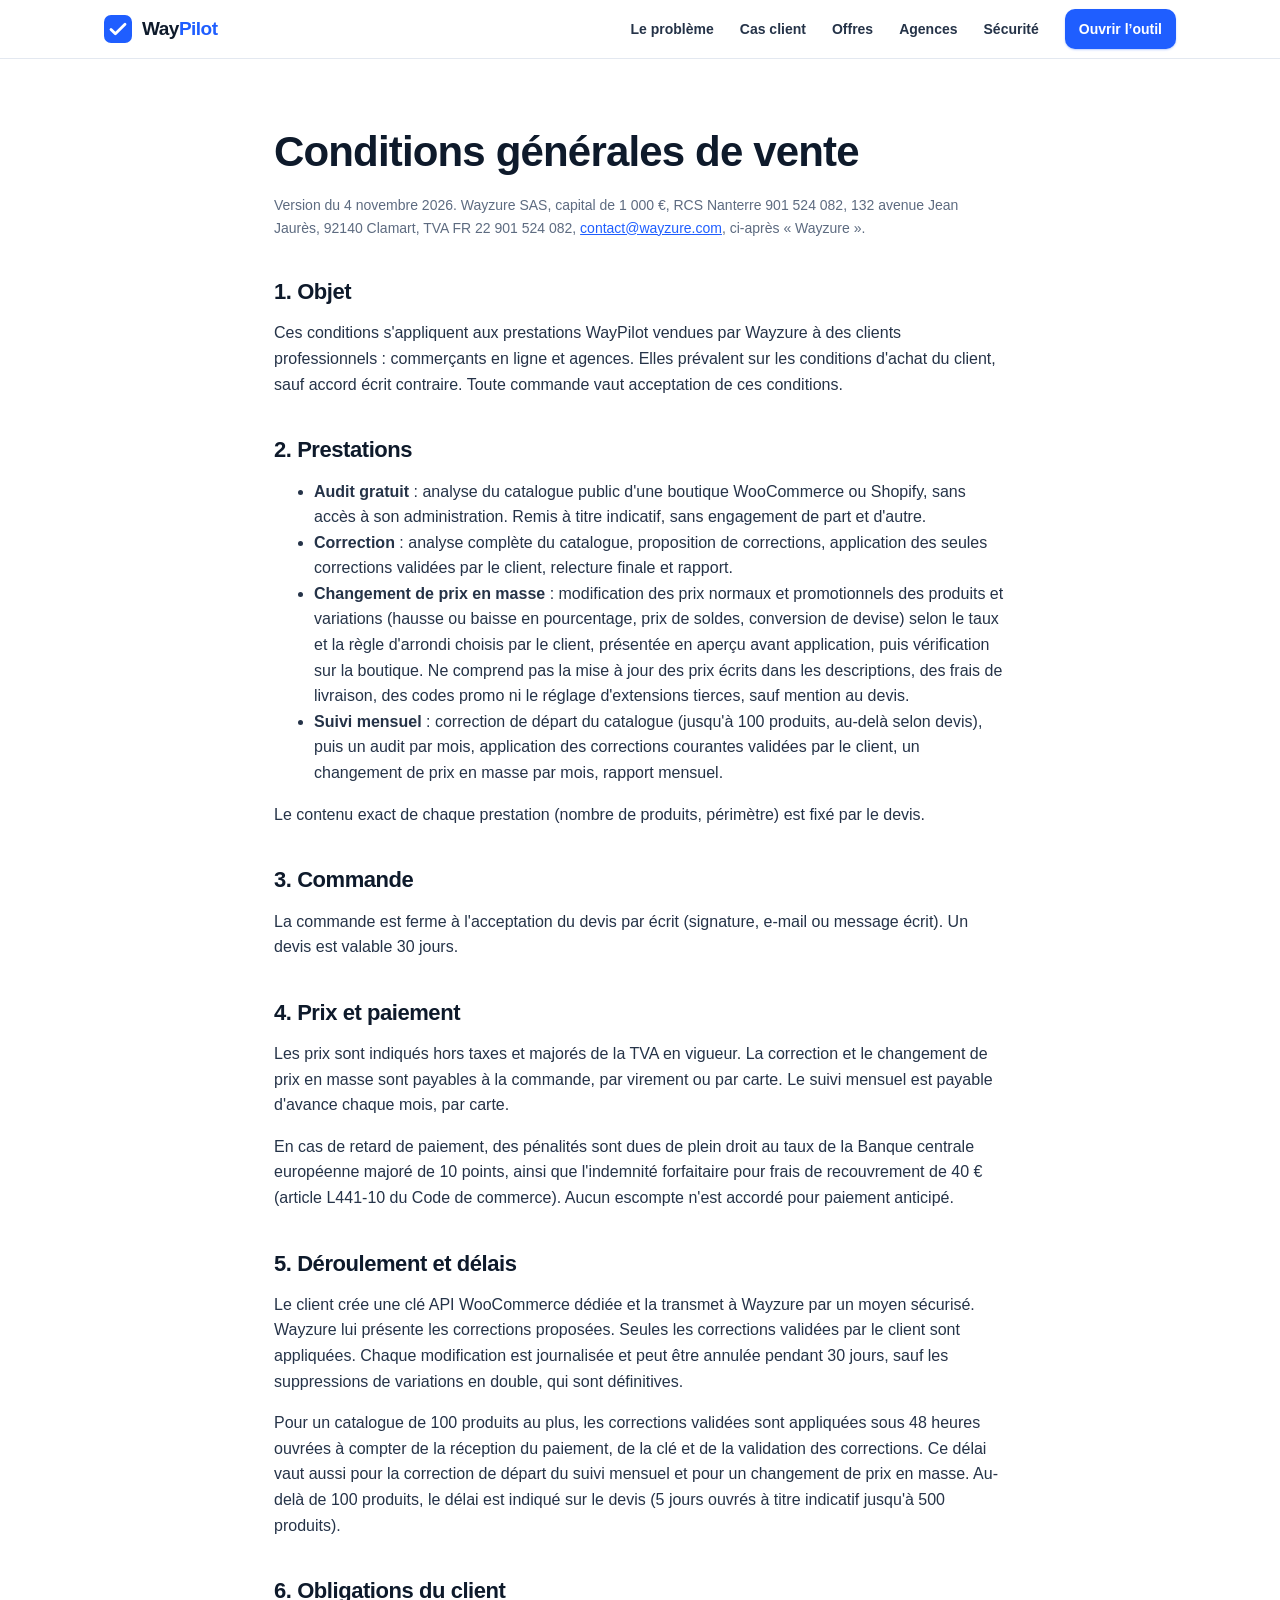
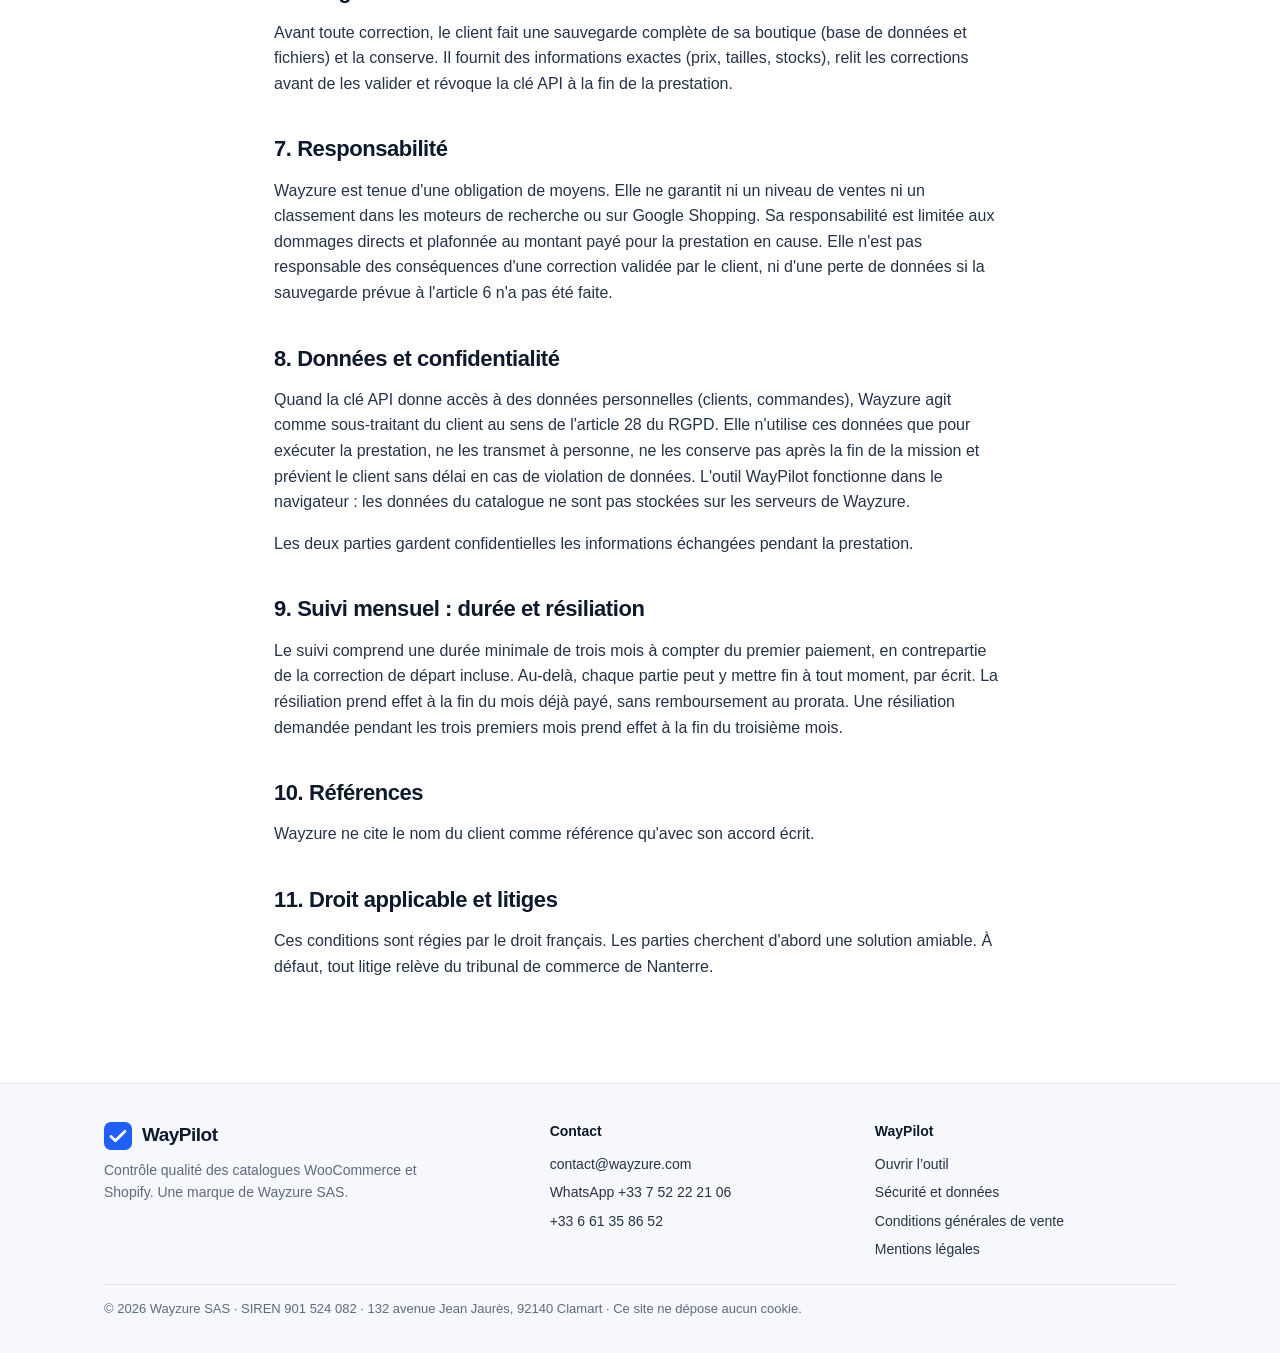
<file: cgv.html>
<!doctype html>
<html lang="fr">
<head>
  <meta charset="utf-8">
  <meta name="viewport" content="width=device-width, initial-scale=1">
  <title>Conditions générales de vente — WayPilot</title>
  <meta name="robots" content="noindex">
  <link rel="icon" href="favicon.ico" sizes="48x48">
  <link rel="icon" href="assets/icone-192.png" type="image/png" sizes="192x192">
  <link rel="apple-touch-icon" href="assets/apple-touch-icon.png">
  <link rel="stylesheet" href="site.css">
<script src="erreurs.js"></script>
</head>
<body>
<header class="site-header">
  <div class="wrap">
    <a class="logo" href="./"><svg viewBox="0 0 32 32" aria-hidden="true"><rect width="32" height="32" rx="8" fill="#1f5eff"/><path d="M8 16.5l5 5 11-11" stroke="#fff" stroke-width="3.2" fill="none" stroke-linecap="round" stroke-linejoin="round"/></svg><span class="wm">Way<em>Pilot</em></span></a>
    <button class="nav-toggle" type="button" aria-label="Ouvrir le menu" aria-expanded="false" aria-controls="menu"><span></span><span></span><span></span></button>
    <nav class="site-nav" id="menu">
      <a href="./#probleme">Le problème</a>
      <a href="./#cas">Cas client</a>
      <a href="./#offres">Offres</a>
      <a href="./#agences">Agences</a>
      <a href="securite.html">Sécurité</a>
      <a class="btn btn-primary btn-small" href="app.html">Ouvrir l’outil</a>
    </nav>
  </div>
</header>
<main class="doc">
  <h1>Conditions générales de vente</h1>
  <p class="updated">Version du 4 novembre 2026. Wayzure SAS, capital de 1 000 €, RCS Nanterre 901 524 082, 132 avenue Jean Jaurès, 92140 Clamart, TVA FR 22 901 524 082, <a href="mailto:contact@wayzure.com">contact@wayzure.com</a>, ci-après « Wayzure ».</p>

  <h2>1. Objet</h2>
  <p>Ces conditions s'appliquent aux prestations WayPilot vendues par Wayzure à des clients professionnels : commerçants en ligne et agences. Elles prévalent sur les conditions d'achat du client, sauf accord écrit contraire. Toute commande vaut acceptation de ces conditions.</p>

  <h2>2. Prestations</h2>
  <ul>
    <li><strong>Audit gratuit</strong> : analyse du catalogue public d'une boutique WooCommerce ou Shopify, sans accès à son administration. Remis à titre indicatif, sans engagement de part et d'autre.</li>
    <li><strong>Correction</strong> : analyse complète du catalogue, proposition de corrections, application des seules corrections validées par le client, relecture finale et rapport.</li>
    <li><strong>Changement de prix en masse</strong> : modification des prix normaux et promotionnels des produits et variations (hausse ou baisse en pourcentage, prix de soldes, conversion de devise) selon le taux et la règle d'arrondi choisis par le client, présentée en aperçu avant application, puis vérification sur la boutique. Ne comprend pas la mise à jour des prix écrits dans les descriptions, des frais de livraison, des codes promo ni le réglage d'extensions tierces, sauf mention au devis.</li>
    <li><strong>Suivi mensuel</strong> : correction de départ du catalogue (jusqu'à 100 produits, au-delà selon devis), puis un audit par mois, application des corrections courantes validées par le client, un changement de prix en masse par mois, rapport mensuel.</li>
  </ul>
  <p>Le contenu exact de chaque prestation (nombre de produits, périmètre) est fixé par le devis.</p>

  <h2>3. Commande</h2>
  <p>La commande est ferme à l'acceptation du devis par écrit (signature, e-mail ou message écrit). Un devis est valable 30 jours.</p>

  <h2>4. Prix et paiement</h2>
  <p>Les prix sont indiqués hors taxes et majorés de la TVA en vigueur. La correction et le changement de prix en masse sont payables à la commande, par virement ou par carte. Le suivi mensuel est payable d'avance chaque mois, par carte.</p>
  <p>En cas de retard de paiement, des pénalités sont dues de plein droit au taux de la Banque centrale européenne majoré de 10 points, ainsi que l'indemnité forfaitaire pour frais de recouvrement de 40 € (article L441-10 du Code de commerce). Aucun escompte n'est accordé pour paiement anticipé.</p>

  <h2>5. Déroulement et délais</h2>
  <p>Le client crée une clé API WooCommerce dédiée et la transmet à Wayzure par un moyen sécurisé. Wayzure lui présente les corrections proposées. Seules les corrections validées par le client sont appliquées. Chaque modification est journalisée et peut être annulée pendant 30 jours, sauf les suppressions de variations en double, qui sont définitives.</p>
  <p>Pour un catalogue de 100 produits au plus, les corrections validées sont appliquées sous 48 heures ouvrées à compter de la réception du paiement, de la clé et de la validation des corrections. Ce délai vaut aussi pour la correction de départ du suivi mensuel et pour un changement de prix en masse. Au-delà de 100 produits, le délai est indiqué sur le devis (5 jours ouvrés à titre indicatif jusqu'à 500 produits).</p>

  <h2>6. Obligations du client</h2>
  <p>Avant toute correction, le client fait une sauvegarde complète de sa boutique (base de données et fichiers) et la conserve. Il fournit des informations exactes (prix, tailles, stocks), relit les corrections avant de les valider et révoque la clé API à la fin de la prestation.</p>

  <h2>7. Responsabilité</h2>
  <p>Wayzure est tenue d'une obligation de moyens. Elle ne garantit ni un niveau de ventes ni un classement dans les moteurs de recherche ou sur Google Shopping. Sa responsabilité est limitée aux dommages directs et plafonnée au montant payé pour la prestation en cause. Elle n'est pas responsable des conséquences d'une correction validée par le client, ni d'une perte de données si la sauvegarde prévue à l'article 6 n'a pas été faite.</p>

  <h2>8. Données et confidentialité</h2>
  <p>Quand la clé API donne accès à des données personnelles (clients, commandes), Wayzure agit comme sous-traitant du client au sens de l'article 28 du RGPD. Elle n'utilise ces données que pour exécuter la prestation, ne les transmet à personne, ne les conserve pas après la fin de la mission et prévient le client sans délai en cas de violation de données. L'outil WayPilot fonctionne dans le navigateur : les données du catalogue ne sont pas stockées sur les serveurs de Wayzure.</p>
  <p>Les deux parties gardent confidentielles les informations échangées pendant la prestation.</p>

  <h2>9. Suivi mensuel : durée et résiliation</h2>
  <p>Le suivi comprend une durée minimale de trois mois à compter du premier paiement, en contrepartie de la correction de départ incluse. Au-delà, chaque partie peut y mettre fin à tout moment, par écrit. La résiliation prend effet à la fin du mois déjà payé, sans remboursement au prorata. Une résiliation demandée pendant les trois premiers mois prend effet à la fin du troisième mois.</p>

  <h2>10. Références</h2>
  <p>Wayzure ne cite le nom du client comme référence qu'avec son accord écrit.</p>

  <h2>11. Droit applicable et litiges</h2>
  <p>Ces conditions sont régies par le droit français. Les parties cherchent d'abord une solution amiable. À défaut, tout litige relève du tribunal de commerce de Nanterre.</p>
</main>
<footer class="site-footer">
  <div class="wrap">
    <div class="footer-grid">
      <div>
        <a class="logo" href="./"><svg viewBox="0 0 32 32" aria-hidden="true"><rect width="32" height="32" rx="8" fill="#1f5eff"/><path d="M8 16.5l5 5 11-11" stroke="#fff" stroke-width="3.2" fill="none" stroke-linecap="round" stroke-linejoin="round"/></svg>WayPilot</a>
        <p style="margin:0;max-width:320px">Contrôle qualité des catalogues WooCommerce et Shopify. Une marque de Wayzure SAS.</p>
      </div>
      <div>
        <h4>Contact</h4>
        <ul>
          <li><a href="mailto:contact@wayzure.com">contact@wayzure.com</a></li>
          <li><a href="https://wa.me/33752222106" rel="noopener">WhatsApp +33 7 52 22 21 06</a></li>
          <li><a href="tel:+33661358652">+33 6 61 35 86 52</a></li>
        </ul>
      </div>
      <div>
        <h4>WayPilot</h4>
        <ul>
          <li><a href="app.html">Ouvrir l’outil</a></li>
          <li><a href="securite.html">Sécurité et données</a></li>
          <li><a href="cgv.html">Conditions générales de vente</a></li>
          <li><a href="mentions-legales.html">Mentions légales</a></li>
        </ul>
      </div>
    </div>
    <p class="legal-line">© 2026 Wayzure SAS · SIREN 901 524 082 · 132 avenue Jean Jaurès, 92140 Clamart · Ce site ne dépose aucun cookie.</p>
  </div>
</footer>
<script>
/* Menu du téléphone et de la tablette */
(function () {
  var h = document.querySelector(".site-header"), b = h && h.querySelector(".nav-toggle");
  if (!b) return;
  function set(open) { h.classList.toggle("open", open); b.setAttribute("aria-expanded", open ? "true" : "false"); b.setAttribute("aria-label", open ? "Fermer le menu" : "Ouvrir le menu"); }
  b.addEventListener("click", function () { set(!h.classList.contains("open")); });
  h.querySelectorAll(".site-nav a").forEach(function (a) { a.addEventListener("click", function () { set(false); }); });
  document.addEventListener("keydown", function (e) { if (e.key === "Escape") set(false); });
})();
</script>
</body>
</html>
</file>
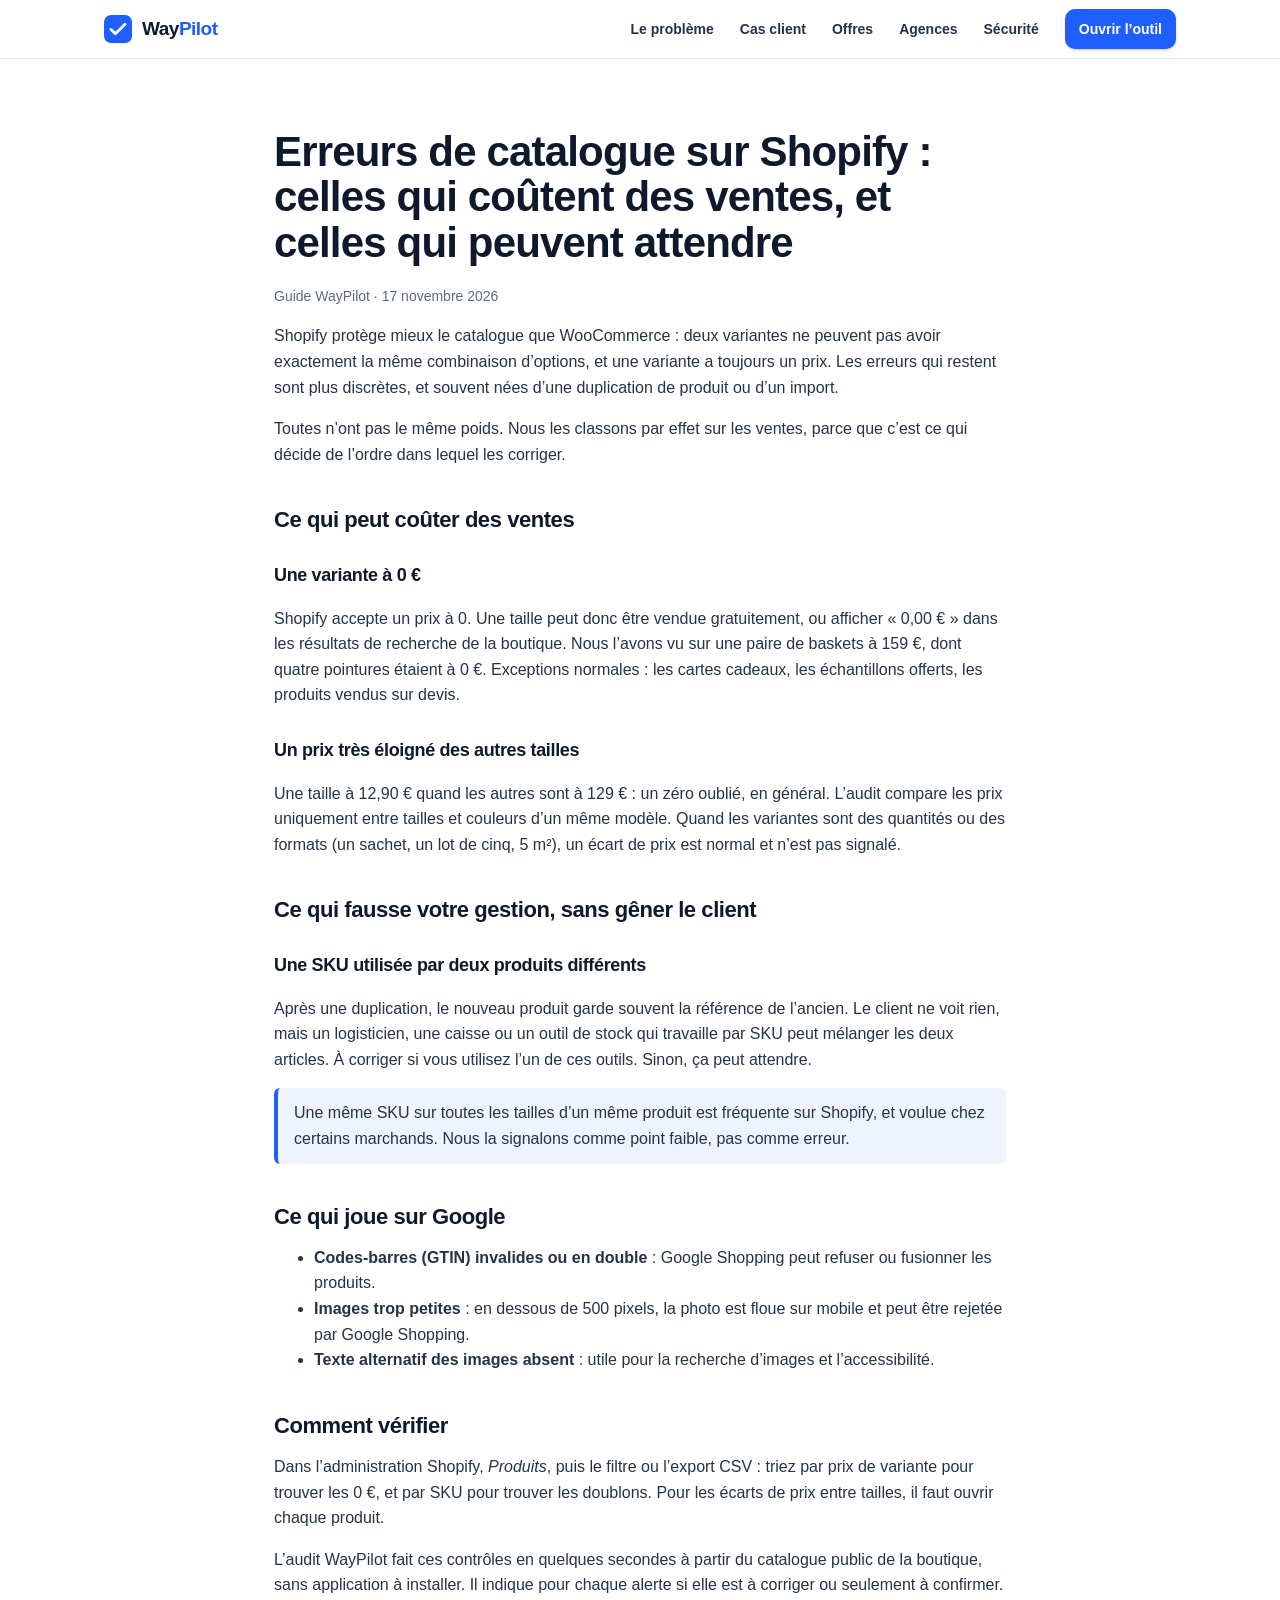
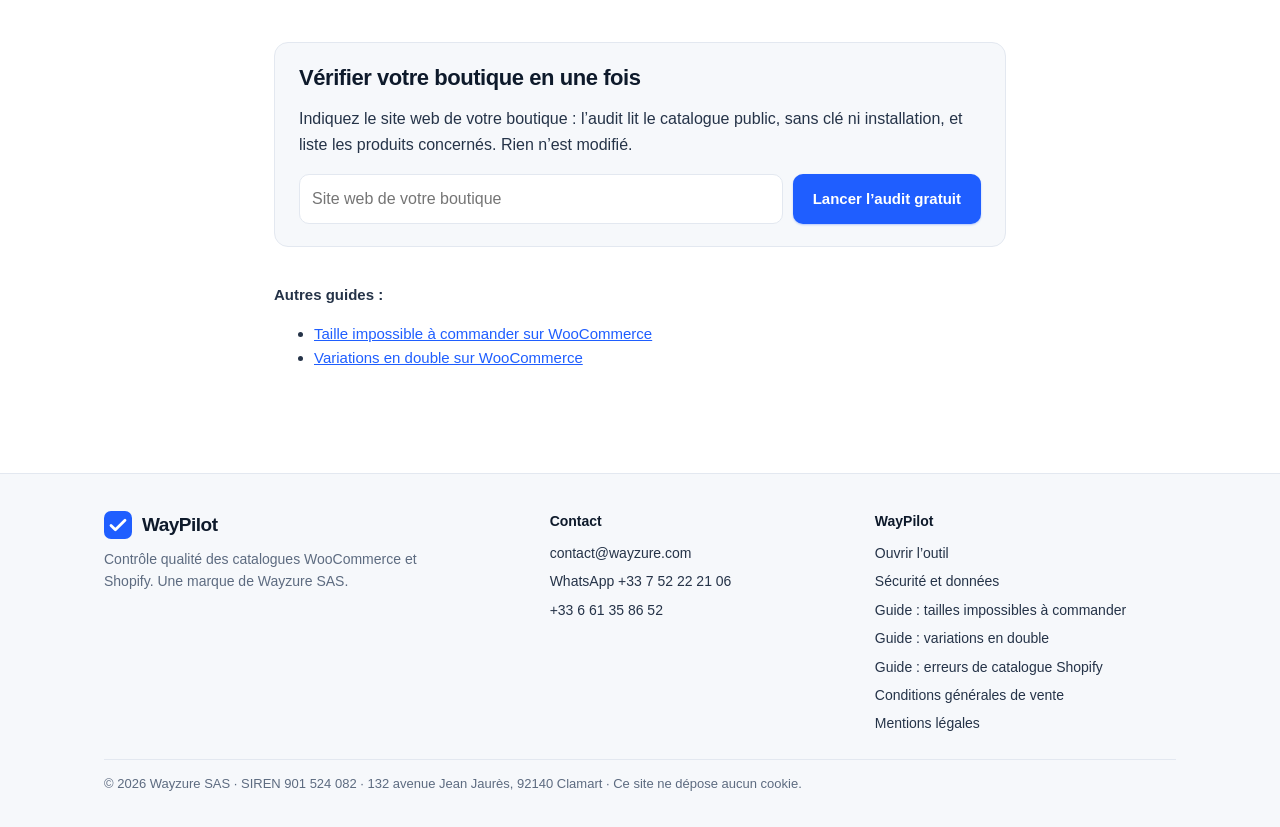
<file: guide-erreurs-catalogue-shopify.html>
<!doctype html>
<html lang="fr">
<head>
  <meta charset="utf-8">
  <meta name="viewport" content="width=device-width, initial-scale=1">
  <title>Erreurs de catalogue Shopify : variantes à 0 €, SKU en double, prix — WayPilot</title>
  <meta name="description" content="Variantes à 0 €, prix très différent d’une taille à l’autre, SKU partagée entre deux produits : les erreurs de catalogue Shopify à vérifier, et lesquelles comptent vraiment.">
  <link rel="canonical" href="https://waypilot.wayzure.com/guide-erreurs-catalogue-shopify">
  <meta property="og:site_name" content="WayPilot">
  <meta property="og:locale" content="fr_FR">
  <meta property="og:url" content="https://waypilot.wayzure.com/guide-erreurs-catalogue-shopify">
  <meta property="og:title" content="Erreurs de catalogue sur Shopify : celles qui coûtent des ventes, et celles qui peuvent attendre">
  <meta property="og:description" content="Variantes à 0 €, prix très différent d’une taille à l’autre, SKU partagée entre deux produits : les erreurs de catalogue Shopify à vérifier, et lesquelles comptent vraiment.">
  <meta property="og:type" content="article">
  <meta property="og:image" content="https://waypilot.wayzure.com/assets/partage.jpg">
  <meta property="og:image:width" content="1200">
  <meta property="og:image:height" content="630">
  <meta name="twitter:card" content="summary_large_image">
  <link rel="icon" href="favicon.ico" sizes="48x48">
  <link rel="icon" href="assets/icone-192.png" type="image/png" sizes="192x192">
  <link rel="apple-touch-icon" href="assets/apple-touch-icon.png">
  <link rel="stylesheet" href="site.css">
  <style>
    .doc h3 { font-size:18px; margin:28px 0 8px; }
    .doc .note { border-left:4px solid var(--blue); background:var(--blue-soft); padding:12px 16px; border-radius:6px; }
    .doc .cta-box { margin:44px 0 0; padding:22px 24px; border:1px solid var(--line); border-radius:14px; background:var(--bg); }
    .doc .cta-box h2 { margin-top:0; }
    .doc .cta-box form { display:flex; gap:10px; flex-wrap:wrap; margin-top:12px; }
    .doc .cta-box input { flex:1; min-width:200px; padding:11px 12px; border:1px solid var(--line); border-radius:10px; font:inherit; font-size:16px; }
    .doc .more { margin-top:36px; font-size:15px; }
  </style>
  <script type="application/ld+json">
{
  "@context": "https://schema.org",
  "@type": "Article",
  "headline": "Erreurs de catalogue sur Shopify : celles qui coûtent des ventes, et celles qui peuvent attendre",
  "description": "Variantes à 0 €, prix très différent d’une taille à l’autre, SKU partagée entre deux produits : les erreurs de catalogue Shopify à vérifier, et lesquelles comptent vraiment.",
  "inLanguage": "fr-FR",
  "datePublished": "2026-11-17",
  "dateModified": "2026-11-17",
  "mainEntityOfPage": "https://waypilot.wayzure.com/guide-erreurs-catalogue-shopify",
  "image": "https://waypilot.wayzure.com/assets/partage.jpg",
  "author": {
    "@type": "Organization",
    "name": "WayPilot",
    "url": "https://waypilot.wayzure.com/"
  },
  "publisher": {
    "@type": "Organization",
    "name": "WayPilot",
    "logo": {
      "@type": "ImageObject",
      "url": "https://waypilot.wayzure.com/assets/icone-192.png"
    }
  }
}
  </script>
<script src="erreurs.js"></script>
</head>
<body>
<header class="site-header">
  <div class="wrap">
    <a class="logo" href="./"><svg viewBox="0 0 32 32" aria-hidden="true"><rect width="32" height="32" rx="8" fill="#1f5eff"/><path d="M8 16.5l5 5 11-11" stroke="#fff" stroke-width="3.2" fill="none" stroke-linecap="round" stroke-linejoin="round"/></svg><span class="wm">Way<em>Pilot</em></span></a>
    <button class="nav-toggle" type="button" aria-label="Ouvrir le menu" aria-expanded="false" aria-controls="menu"><span></span><span></span><span></span></button>
    <nav class="site-nav" id="menu">
      <a href="./#probleme">Le problème</a>
      <a href="./#cas">Cas client</a>
      <a href="./#offres">Offres</a>
      <a href="./#agences">Agences</a>
      <a href="securite.html">Sécurité</a>
      <a class="btn btn-primary btn-small" href="app.html">Ouvrir l’outil</a>
    </nav>
  </div>
</header>
<main class="doc">
  <h1>Erreurs de catalogue sur Shopify : celles qui coûtent des ventes, et celles qui peuvent attendre</h1>
  <p class="updated">Guide WayPilot · 17 novembre 2026</p>
  <p>Shopify protège mieux le catalogue que WooCommerce : deux variantes ne peuvent pas avoir exactement la même combinaison d’options, et une variante a toujours un prix. Les erreurs qui restent sont plus discrètes, et souvent nées d’une duplication de produit ou d’un import.</p>
  <p>Toutes n’ont pas le même poids. Nous les classons par effet sur les ventes, parce que c’est ce qui décide de l’ordre dans lequel les corriger.</p>

  <h2>Ce qui peut coûter des ventes</h2>
  <h3>Une variante à 0 €</h3>
  <p>Shopify accepte un prix à 0. Une taille peut donc être vendue gratuitement, ou afficher « 0,00 € » dans les résultats de recherche de la boutique. Nous l’avons vu sur une paire de baskets à 159 €, dont quatre pointures étaient à 0 €. Exceptions normales : les cartes cadeaux, les échantillons offerts, les produits vendus sur devis.</p>
  <h3>Un prix très éloigné des autres tailles</h3>
  <p>Une taille à 12,90 € quand les autres sont à 129 € : un zéro oublié, en général. L’audit compare les prix uniquement entre tailles et couleurs d’un même modèle. Quand les variantes sont des quantités ou des formats (un sachet, un lot de cinq, 5 m²), un écart de prix est normal et n’est pas signalé.</p>

  <h2>Ce qui fausse votre gestion, sans gêner le client</h2>
  <h3>Une SKU utilisée par deux produits différents</h3>
  <p>Après une duplication, le nouveau produit garde souvent la référence de l’ancien. Le client ne voit rien, mais un logisticien, une caisse ou un outil de stock qui travaille par SKU peut mélanger les deux articles. À corriger si vous utilisez l’un de ces outils. Sinon, ça peut attendre.</p>
  <p class="note">Une même SKU sur toutes les tailles d’un même produit est fréquente sur Shopify, et voulue chez certains marchands. Nous la signalons comme point faible, pas comme erreur.</p>

  <h2>Ce qui joue sur Google</h2>
  <ul>
    <li><strong>Codes-barres (GTIN) invalides ou en double</strong> : Google Shopping peut refuser ou fusionner les produits.</li>
    <li><strong>Images trop petites</strong> : en dessous de 500 pixels, la photo est floue sur mobile et peut être rejetée par Google Shopping.</li>
    <li><strong>Texte alternatif des images absent</strong> : utile pour la recherche d’images et l’accessibilité.</li>
  </ul>

  <h2>Comment vérifier</h2>
  <p>Dans l’administration Shopify, <em>Produits</em>, puis le filtre ou l’export CSV : triez par prix de variante pour trouver les 0 €, et par SKU pour trouver les doublons. Pour les écarts de prix entre tailles, il faut ouvrir chaque produit.</p>
  <p>L’audit WayPilot fait ces contrôles en quelques secondes à partir du catalogue public de la boutique, sans application à installer. Il indique pour chaque alerte si elle est à corriger ou seulement à confirmer.</p>

  <div class="cta-box">
    <h2>Vérifier votre boutique en une fois</h2>
    <p>Indiquez le site web de votre boutique : l’audit lit le catalogue public, sans clé ni installation, et liste les produits concernés. Rien n’est modifié.</p>
    <form action="app.html" method="get">
      <label for="boutique" class="sr">Site web de votre boutique WooCommerce ou Shopify</label>
      <input id="boutique" name="boutique" type="text" inputmode="url" placeholder="Site web de votre boutique" required autocomplete="url">
      <button class="btn btn-primary" type="submit">Lancer l’audit gratuit</button>
    </form>
  </div>
  <div class="more"><strong>Autres guides :</strong><ul><li><a href="guide-tailles-woocommerce.html">Taille impossible à commander sur WooCommerce</a></li><li><a href="guide-variations-double-woocommerce.html">Variations en double sur WooCommerce</a></li></ul></div>
</main>
<footer class="site-footer">
  <div class="wrap">
    <div class="footer-grid">
      <div>
        <a class="logo" href="./"><svg viewBox="0 0 32 32" aria-hidden="true"><rect width="32" height="32" rx="8" fill="#1f5eff"/><path d="M8 16.5l5 5 11-11" stroke="#fff" stroke-width="3.2" fill="none" stroke-linecap="round" stroke-linejoin="round"/></svg>WayPilot</a>
        <p style="margin:0;max-width:320px">Contrôle qualité des catalogues WooCommerce et Shopify. Une marque de Wayzure SAS.</p>
      </div>
      <div>
        <h4>Contact</h4>
        <ul>
          <li><a href="mailto:contact@wayzure.com">contact@wayzure.com</a></li>
          <li><a href="https://wa.me/33752222106" rel="noopener">WhatsApp +33 7 52 22 21 06</a></li>
          <li><a href="tel:+33661358652">+33 6 61 35 86 52</a></li>
        </ul>
      </div>
      <div>
        <h4>WayPilot</h4>
        <ul>
          <li><a href="app.html">Ouvrir l’outil</a></li>
          <li><a href="securite.html">Sécurité et données</a></li>
          <li><a href="guide-tailles-woocommerce.html">Guide : tailles impossibles à commander</a></li>
          <li><a href="guide-variations-double-woocommerce.html">Guide : variations en double</a></li>
          <li><a href="guide-erreurs-catalogue-shopify.html">Guide : erreurs de catalogue Shopify</a></li>
          <li><a href="cgv.html">Conditions générales de vente</a></li>
          <li><a href="mentions-legales.html">Mentions légales</a></li>
        </ul>
      </div>
    </div>
    <p class="legal-line">© 2026 Wayzure SAS · SIREN 901 524 082 · 132 avenue Jean Jaurès, 92140 Clamart · Ce site ne dépose aucun cookie.</p>
  </div>
</footer>
<script>
/* Menu du téléphone et de la tablette */
(function () {
  var h = document.querySelector(".site-header"), b = h && h.querySelector(".nav-toggle");
  if (!b) return;
  function set(open) { h.classList.toggle("open", open); b.setAttribute("aria-expanded", open ? "true" : "false"); b.setAttribute("aria-label", open ? "Fermer le menu" : "Ouvrir le menu"); }
  b.addEventListener("click", function () { set(!h.classList.contains("open")); });
  h.querySelectorAll(".site-nav a").forEach(function (a) { a.addEventListener("click", function () { set(false); }); });
  document.addEventListener("keydown", function (e) { if (e.key === "Escape") set(false); });
})();
</script>
</body>
</html>
</file>
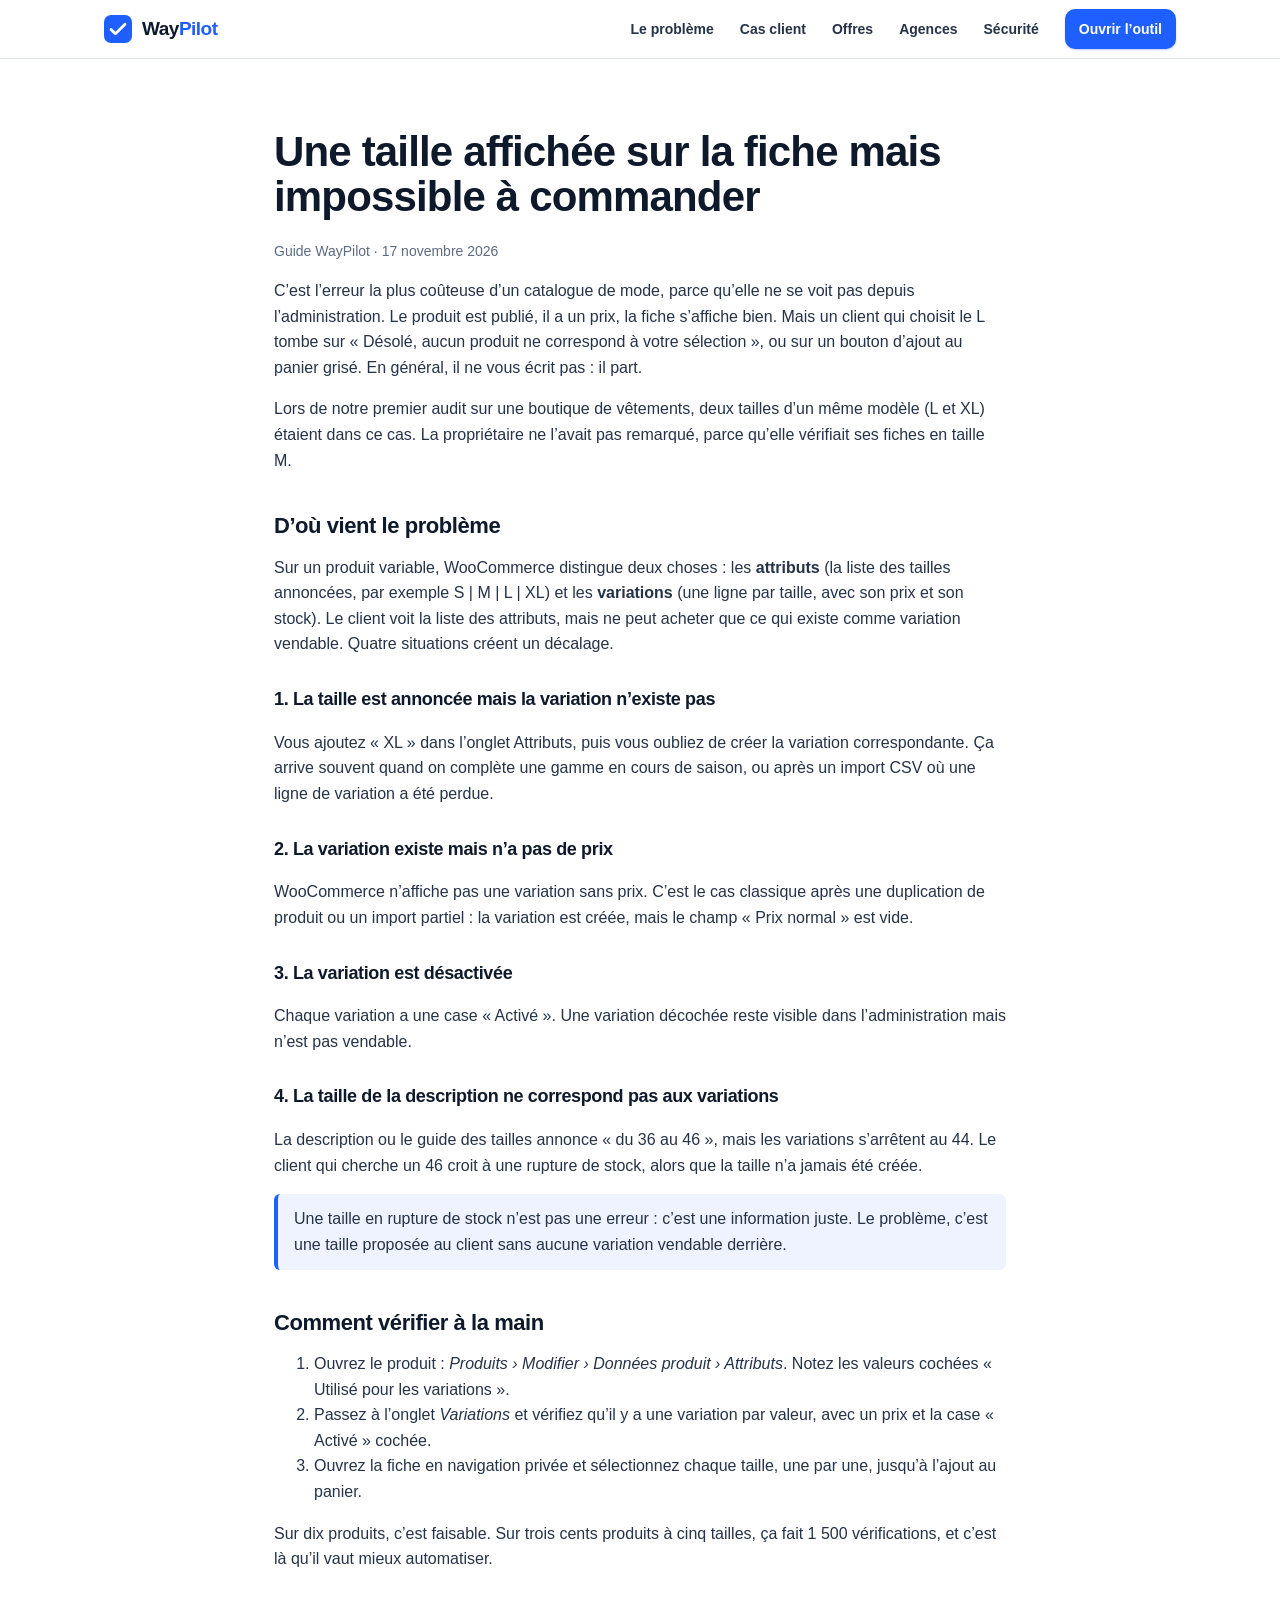
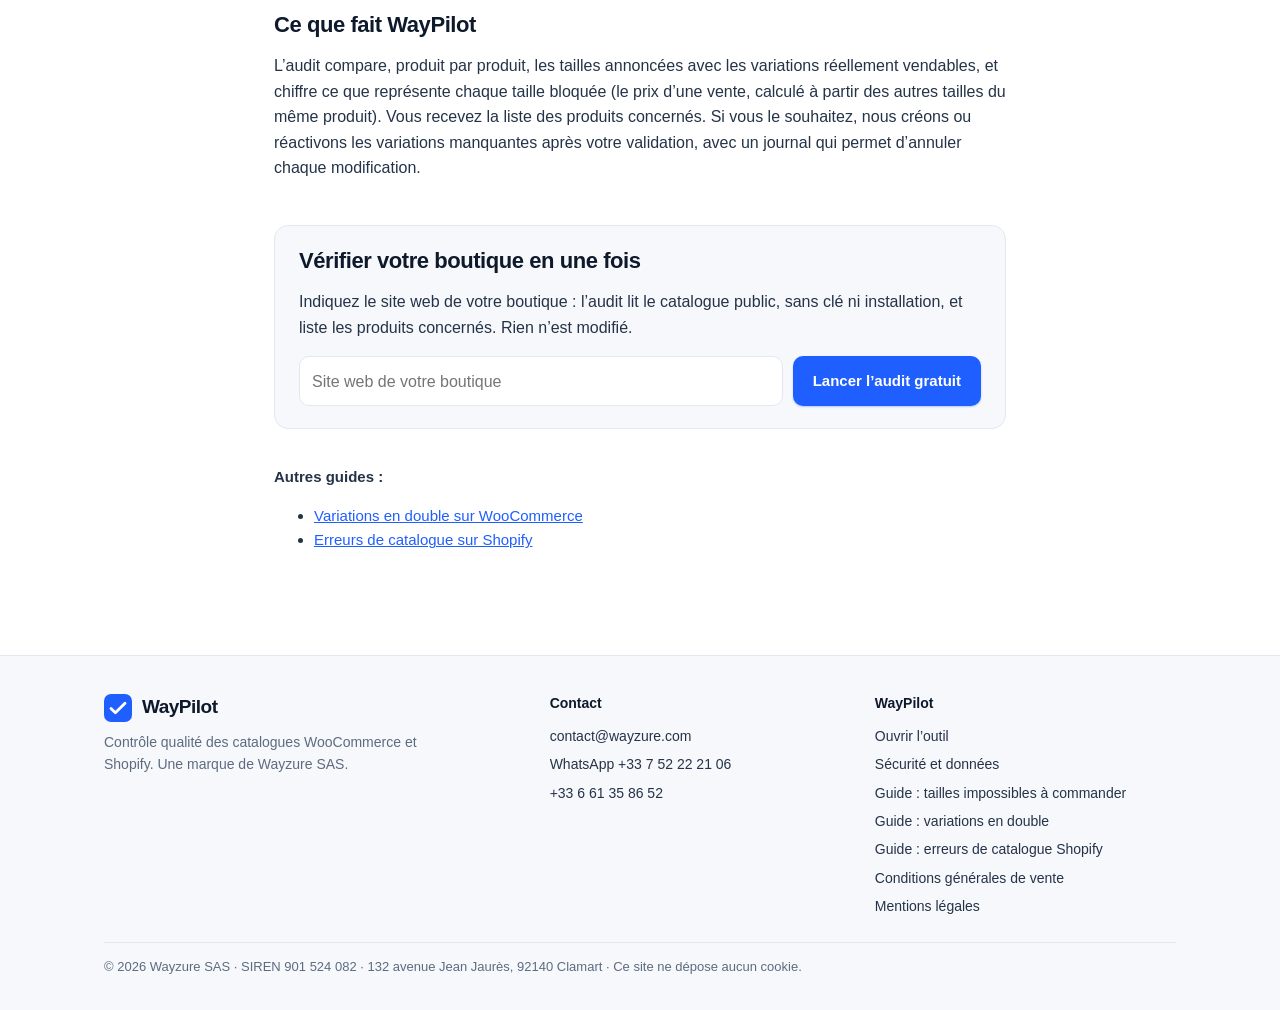
<file: guide-tailles-woocommerce.html>
<!doctype html>
<html lang="fr">
<head>
  <meta charset="utf-8">
  <meta name="viewport" content="width=device-width, initial-scale=1">
  <title>Taille impossible à commander sur WooCommerce : causes et vérification — WayPilot</title>
  <meta name="description" content="Sur WooCommerce, une taille peut apparaître sur la fiche produit sans pouvoir être ajoutée au panier. Les quatre causes les plus fréquentes et comment les vérifier.">
  <link rel="canonical" href="https://waypilot.wayzure.com/guide-tailles-woocommerce">
  <meta property="og:site_name" content="WayPilot">
  <meta property="og:locale" content="fr_FR">
  <meta property="og:url" content="https://waypilot.wayzure.com/guide-tailles-woocommerce">
  <meta property="og:title" content="Une taille affichée sur la fiche mais impossible à commander">
  <meta property="og:description" content="Sur WooCommerce, une taille peut apparaître sur la fiche produit sans pouvoir être ajoutée au panier. Les quatre causes les plus fréquentes et comment les vérifier.">
  <meta property="og:type" content="article">
  <meta property="og:image" content="https://waypilot.wayzure.com/assets/partage.jpg">
  <meta property="og:image:width" content="1200">
  <meta property="og:image:height" content="630">
  <meta name="twitter:card" content="summary_large_image">
  <link rel="icon" href="favicon.ico" sizes="48x48">
  <link rel="icon" href="assets/icone-192.png" type="image/png" sizes="192x192">
  <link rel="apple-touch-icon" href="assets/apple-touch-icon.png">
  <link rel="stylesheet" href="site.css">
  <style>
    .doc h3 { font-size:18px; margin:28px 0 8px; }
    .doc .note { border-left:4px solid var(--blue); background:var(--blue-soft); padding:12px 16px; border-radius:6px; }
    .doc .cta-box { margin:44px 0 0; padding:22px 24px; border:1px solid var(--line); border-radius:14px; background:var(--bg); }
    .doc .cta-box h2 { margin-top:0; }
    .doc .cta-box form { display:flex; gap:10px; flex-wrap:wrap; margin-top:12px; }
    .doc .cta-box input { flex:1; min-width:200px; padding:11px 12px; border:1px solid var(--line); border-radius:10px; font:inherit; font-size:16px; }
    .doc .more { margin-top:36px; font-size:15px; }
  </style>
  <script type="application/ld+json">
{
  "@context": "https://schema.org",
  "@type": "Article",
  "headline": "Une taille affichée sur la fiche mais impossible à commander",
  "description": "Sur WooCommerce, une taille peut apparaître sur la fiche produit sans pouvoir être ajoutée au panier. Les quatre causes les plus fréquentes et comment les vérifier.",
  "inLanguage": "fr-FR",
  "datePublished": "2026-11-17",
  "dateModified": "2026-11-17",
  "mainEntityOfPage": "https://waypilot.wayzure.com/guide-tailles-woocommerce",
  "image": "https://waypilot.wayzure.com/assets/partage.jpg",
  "author": {
    "@type": "Organization",
    "name": "WayPilot",
    "url": "https://waypilot.wayzure.com/"
  },
  "publisher": {
    "@type": "Organization",
    "name": "WayPilot",
    "logo": {
      "@type": "ImageObject",
      "url": "https://waypilot.wayzure.com/assets/icone-192.png"
    }
  }
}
  </script>
<script src="erreurs.js"></script>
</head>
<body>
<header class="site-header">
  <div class="wrap">
    <a class="logo" href="./"><svg viewBox="0 0 32 32" aria-hidden="true"><rect width="32" height="32" rx="8" fill="#1f5eff"/><path d="M8 16.5l5 5 11-11" stroke="#fff" stroke-width="3.2" fill="none" stroke-linecap="round" stroke-linejoin="round"/></svg><span class="wm">Way<em>Pilot</em></span></a>
    <button class="nav-toggle" type="button" aria-label="Ouvrir le menu" aria-expanded="false" aria-controls="menu"><span></span><span></span><span></span></button>
    <nav class="site-nav" id="menu">
      <a href="./#probleme">Le problème</a>
      <a href="./#cas">Cas client</a>
      <a href="./#offres">Offres</a>
      <a href="./#agences">Agences</a>
      <a href="securite.html">Sécurité</a>
      <a class="btn btn-primary btn-small" href="app.html">Ouvrir l’outil</a>
    </nav>
  </div>
</header>
<main class="doc">
  <h1>Une taille affichée sur la fiche mais impossible à commander</h1>
  <p class="updated">Guide WayPilot · 17 novembre 2026</p>
  <p>C’est l’erreur la plus coûteuse d’un catalogue de mode, parce qu’elle ne se voit pas depuis l’administration. Le produit est publié, il a un prix, la fiche s’affiche bien. Mais un client qui choisit le L tombe sur « Désolé, aucun produit ne correspond à votre sélection », ou sur un bouton d’ajout au panier grisé. En général, il ne vous écrit pas : il part.</p>
  <p>Lors de notre premier audit sur une boutique de vêtements, deux tailles d’un même modèle (L et XL) étaient dans ce cas. La propriétaire ne l’avait pas remarqué, parce qu’elle vérifiait ses fiches en taille M.</p>

  <h2>D’où vient le problème</h2>
  <p>Sur un produit variable, WooCommerce distingue deux choses : les <strong>attributs</strong> (la liste des tailles annoncées, par exemple S | M | L | XL) et les <strong>variations</strong> (une ligne par taille, avec son prix et son stock). Le client voit la liste des attributs, mais ne peut acheter que ce qui existe comme variation vendable. Quatre situations créent un décalage.</p>

  <h3>1. La taille est annoncée mais la variation n’existe pas</h3>
  <p>Vous ajoutez « XL » dans l’onglet Attributs, puis vous oubliez de créer la variation correspondante. Ça arrive souvent quand on complète une gamme en cours de saison, ou après un import CSV où une ligne de variation a été perdue.</p>

  <h3>2. La variation existe mais n’a pas de prix</h3>
  <p>WooCommerce n’affiche pas une variation sans prix. C’est le cas classique après une duplication de produit ou un import partiel : la variation est créée, mais le champ « Prix normal » est vide.</p>

  <h3>3. La variation est désactivée</h3>
  <p>Chaque variation a une case « Activé ». Une variation décochée reste visible dans l’administration mais n’est pas vendable.</p>

  <h3>4. La taille de la description ne correspond pas aux variations</h3>
  <p>La description ou le guide des tailles annonce « du 36 au 46 », mais les variations s’arrêtent au 44. Le client qui cherche un 46 croit à une rupture de stock, alors que la taille n’a jamais été créée.</p>

  <p class="note">Une taille en rupture de stock n’est pas une erreur : c’est une information juste. Le problème, c’est une taille proposée au client sans aucune variation vendable derrière.</p>

  <h2>Comment vérifier à la main</h2>
  <ol>
    <li>Ouvrez le produit : <em>Produits › Modifier › Données produit › Attributs</em>. Notez les valeurs cochées « Utilisé pour les variations ».</li>
    <li>Passez à l’onglet <em>Variations</em> et vérifiez qu’il y a une variation par valeur, avec un prix et la case « Activé » cochée.</li>
    <li>Ouvrez la fiche en navigation privée et sélectionnez chaque taille, une par une, jusqu’à l’ajout au panier.</li>
  </ol>
  <p>Sur dix produits, c’est faisable. Sur trois cents produits à cinq tailles, ça fait 1 500 vérifications, et c’est là qu’il vaut mieux automatiser.</p>

  <h2>Ce que fait WayPilot</h2>
  <p>L’audit compare, produit par produit, les tailles annoncées avec les variations réellement vendables, et chiffre ce que représente chaque taille bloquée (le prix d’une vente, calculé à partir des autres tailles du même produit). Vous recevez la liste des produits concernés. Si vous le souhaitez, nous créons ou réactivons les variations manquantes après votre validation, avec un journal qui permet d’annuler chaque modification.</p>

  <div class="cta-box">
    <h2>Vérifier votre boutique en une fois</h2>
    <p>Indiquez le site web de votre boutique : l’audit lit le catalogue public, sans clé ni installation, et liste les produits concernés. Rien n’est modifié.</p>
    <form action="app.html" method="get">
      <label for="boutique" class="sr">Site web de votre boutique WooCommerce ou Shopify</label>
      <input id="boutique" name="boutique" type="text" inputmode="url" placeholder="Site web de votre boutique" required autocomplete="url">
      <button class="btn btn-primary" type="submit">Lancer l’audit gratuit</button>
    </form>
  </div>
  <div class="more"><strong>Autres guides :</strong><ul><li><a href="guide-variations-double-woocommerce.html">Variations en double sur WooCommerce</a></li><li><a href="guide-erreurs-catalogue-shopify.html">Erreurs de catalogue sur Shopify</a></li></ul></div>
</main>
<footer class="site-footer">
  <div class="wrap">
    <div class="footer-grid">
      <div>
        <a class="logo" href="./"><svg viewBox="0 0 32 32" aria-hidden="true"><rect width="32" height="32" rx="8" fill="#1f5eff"/><path d="M8 16.5l5 5 11-11" stroke="#fff" stroke-width="3.2" fill="none" stroke-linecap="round" stroke-linejoin="round"/></svg>WayPilot</a>
        <p style="margin:0;max-width:320px">Contrôle qualité des catalogues WooCommerce et Shopify. Une marque de Wayzure SAS.</p>
      </div>
      <div>
        <h4>Contact</h4>
        <ul>
          <li><a href="mailto:contact@wayzure.com">contact@wayzure.com</a></li>
          <li><a href="https://wa.me/33752222106" rel="noopener">WhatsApp +33 7 52 22 21 06</a></li>
          <li><a href="tel:+33661358652">+33 6 61 35 86 52</a></li>
        </ul>
      </div>
      <div>
        <h4>WayPilot</h4>
        <ul>
          <li><a href="app.html">Ouvrir l’outil</a></li>
          <li><a href="securite.html">Sécurité et données</a></li>
          <li><a href="guide-tailles-woocommerce.html">Guide : tailles impossibles à commander</a></li>
          <li><a href="guide-variations-double-woocommerce.html">Guide : variations en double</a></li>
          <li><a href="guide-erreurs-catalogue-shopify.html">Guide : erreurs de catalogue Shopify</a></li>
          <li><a href="cgv.html">Conditions générales de vente</a></li>
          <li><a href="mentions-legales.html">Mentions légales</a></li>
        </ul>
      </div>
    </div>
    <p class="legal-line">© 2026 Wayzure SAS · SIREN 901 524 082 · 132 avenue Jean Jaurès, 92140 Clamart · Ce site ne dépose aucun cookie.</p>
  </div>
</footer>
<script>
/* Menu du téléphone et de la tablette */
(function () {
  var h = document.querySelector(".site-header"), b = h && h.querySelector(".nav-toggle");
  if (!b) return;
  function set(open) { h.classList.toggle("open", open); b.setAttribute("aria-expanded", open ? "true" : "false"); b.setAttribute("aria-label", open ? "Fermer le menu" : "Ouvrir le menu"); }
  b.addEventListener("click", function () { set(!h.classList.contains("open")); });
  h.querySelectorAll(".site-nav a").forEach(function (a) { a.addEventListener("click", function () { set(false); }); });
  document.addEventListener("keydown", function (e) { if (e.key === "Escape") set(false); });
})();
</script>
</body>
</html>
</file>
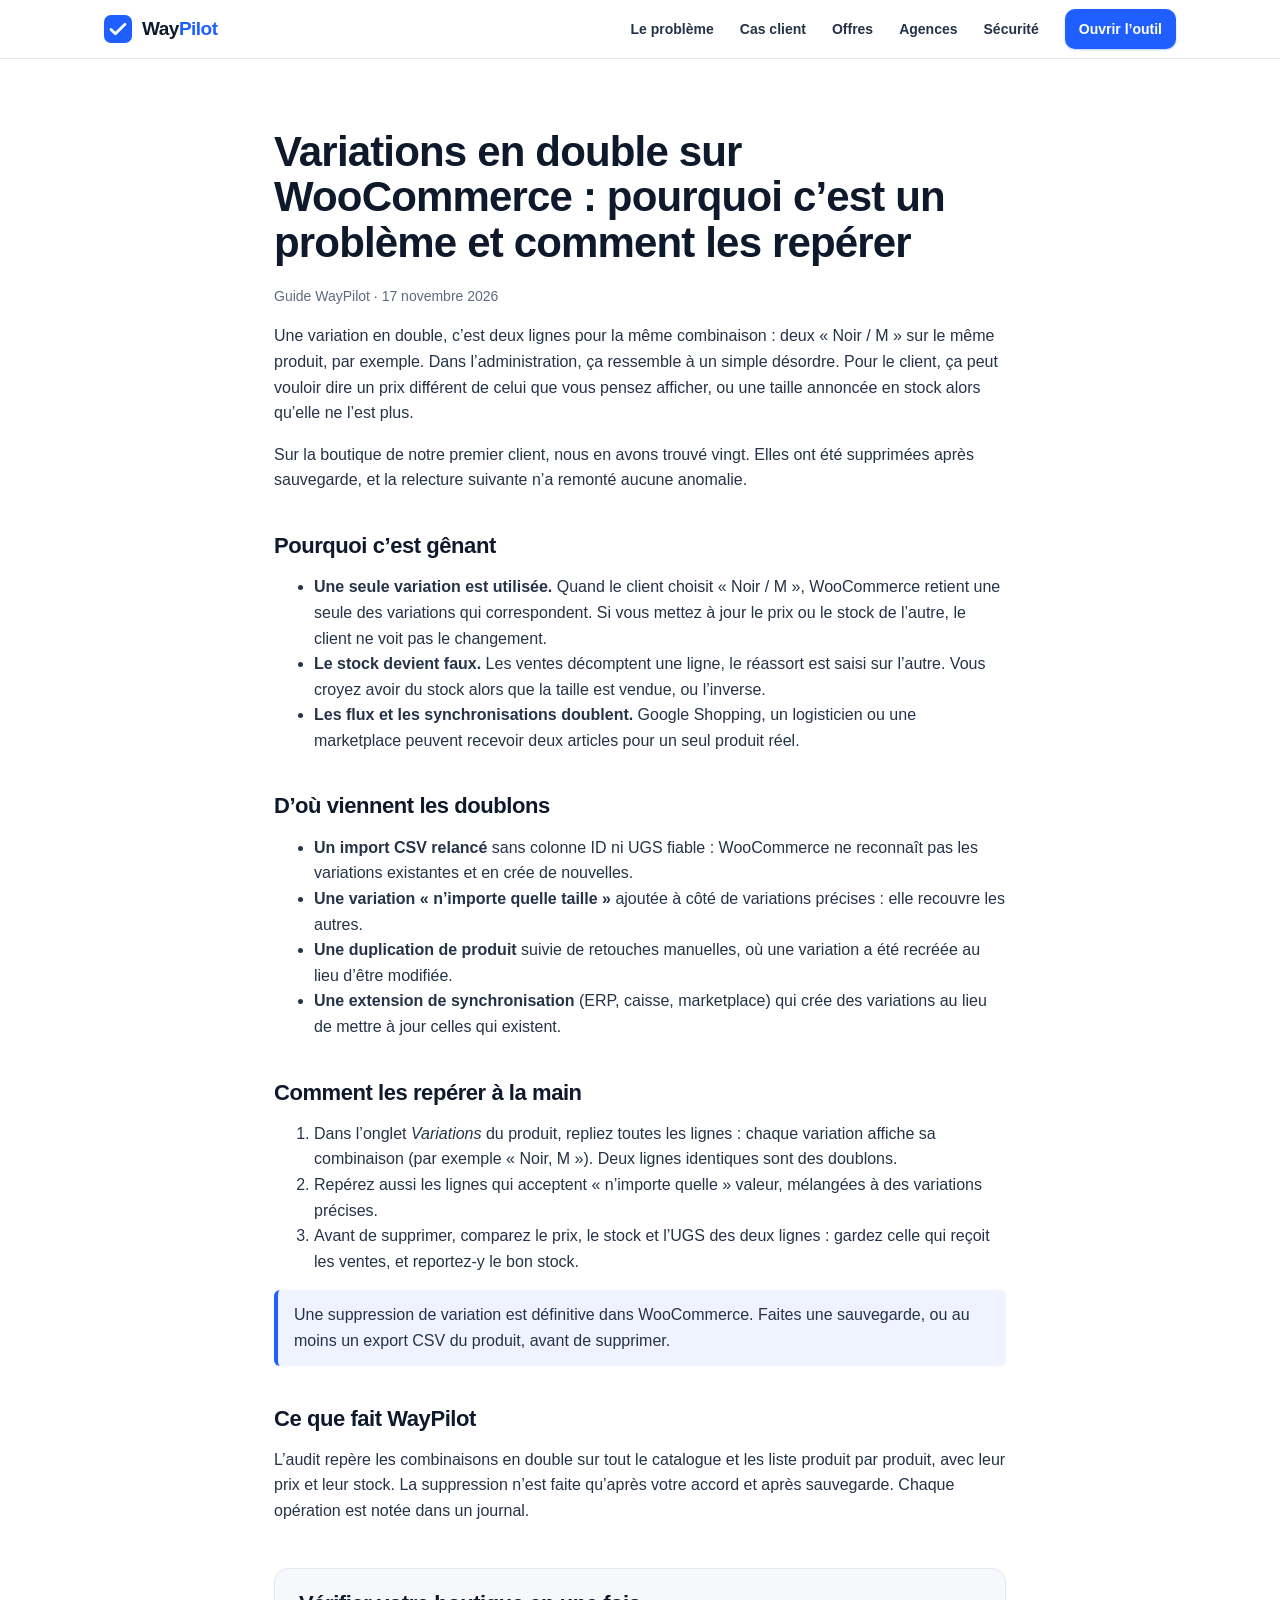
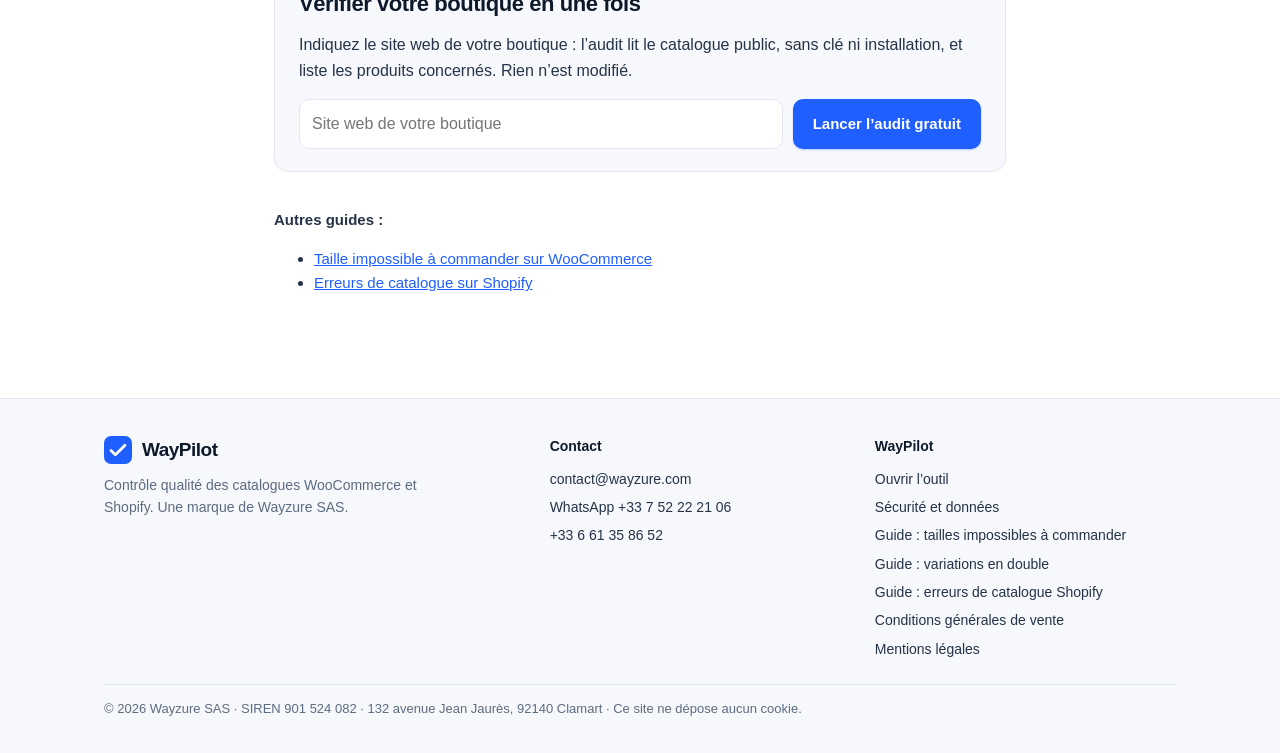
<file: guide-variations-double-woocommerce.html>
<!doctype html>
<html lang="fr">
<head>
  <meta charset="utf-8">
  <meta name="viewport" content="width=device-width, initial-scale=1">
  <title>Variations en double sur WooCommerce : repérer et supprimer — WayPilot</title>
  <meta name="description" content="Deux variations WooCommerce pour la même taille et la même couleur : prix ou stock incohérents pour le client. D’où viennent les doublons et comment les repérer.">
  <link rel="canonical" href="https://waypilot.wayzure.com/guide-variations-double-woocommerce">
  <meta property="og:site_name" content="WayPilot">
  <meta property="og:locale" content="fr_FR">
  <meta property="og:url" content="https://waypilot.wayzure.com/guide-variations-double-woocommerce">
  <meta property="og:title" content="Variations en double sur WooCommerce : pourquoi c’est un problème et comment les repérer">
  <meta property="og:description" content="Deux variations WooCommerce pour la même taille et la même couleur : prix ou stock incohérents pour le client. D’où viennent les doublons et comment les repérer.">
  <meta property="og:type" content="article">
  <meta property="og:image" content="https://waypilot.wayzure.com/assets/partage.jpg">
  <meta property="og:image:width" content="1200">
  <meta property="og:image:height" content="630">
  <meta name="twitter:card" content="summary_large_image">
  <link rel="icon" href="favicon.ico" sizes="48x48">
  <link rel="icon" href="assets/icone-192.png" type="image/png" sizes="192x192">
  <link rel="apple-touch-icon" href="assets/apple-touch-icon.png">
  <link rel="stylesheet" href="site.css">
  <style>
    .doc h3 { font-size:18px; margin:28px 0 8px; }
    .doc .note { border-left:4px solid var(--blue); background:var(--blue-soft); padding:12px 16px; border-radius:6px; }
    .doc .cta-box { margin:44px 0 0; padding:22px 24px; border:1px solid var(--line); border-radius:14px; background:var(--bg); }
    .doc .cta-box h2 { margin-top:0; }
    .doc .cta-box form { display:flex; gap:10px; flex-wrap:wrap; margin-top:12px; }
    .doc .cta-box input { flex:1; min-width:200px; padding:11px 12px; border:1px solid var(--line); border-radius:10px; font:inherit; font-size:16px; }
    .doc .more { margin-top:36px; font-size:15px; }
  </style>
  <script type="application/ld+json">
{
  "@context": "https://schema.org",
  "@type": "Article",
  "headline": "Variations en double sur WooCommerce : pourquoi c’est un problème et comment les repérer",
  "description": "Deux variations WooCommerce pour la même taille et la même couleur : prix ou stock incohérents pour le client. D’où viennent les doublons et comment les repérer.",
  "inLanguage": "fr-FR",
  "datePublished": "2026-11-17",
  "dateModified": "2026-11-17",
  "mainEntityOfPage": "https://waypilot.wayzure.com/guide-variations-double-woocommerce",
  "image": "https://waypilot.wayzure.com/assets/partage.jpg",
  "author": {
    "@type": "Organization",
    "name": "WayPilot",
    "url": "https://waypilot.wayzure.com/"
  },
  "publisher": {
    "@type": "Organization",
    "name": "WayPilot",
    "logo": {
      "@type": "ImageObject",
      "url": "https://waypilot.wayzure.com/assets/icone-192.png"
    }
  }
}
  </script>
<script src="erreurs.js"></script>
</head>
<body>
<header class="site-header">
  <div class="wrap">
    <a class="logo" href="./"><svg viewBox="0 0 32 32" aria-hidden="true"><rect width="32" height="32" rx="8" fill="#1f5eff"/><path d="M8 16.5l5 5 11-11" stroke="#fff" stroke-width="3.2" fill="none" stroke-linecap="round" stroke-linejoin="round"/></svg><span class="wm">Way<em>Pilot</em></span></a>
    <button class="nav-toggle" type="button" aria-label="Ouvrir le menu" aria-expanded="false" aria-controls="menu"><span></span><span></span><span></span></button>
    <nav class="site-nav" id="menu">
      <a href="./#probleme">Le problème</a>
      <a href="./#cas">Cas client</a>
      <a href="./#offres">Offres</a>
      <a href="./#agences">Agences</a>
      <a href="securite.html">Sécurité</a>
      <a class="btn btn-primary btn-small" href="app.html">Ouvrir l’outil</a>
    </nav>
  </div>
</header>
<main class="doc">
  <h1>Variations en double sur WooCommerce : pourquoi c’est un problème et comment les repérer</h1>
  <p class="updated">Guide WayPilot · 17 novembre 2026</p>
  <p>Une variation en double, c’est deux lignes pour la même combinaison : deux « Noir / M » sur le même produit, par exemple. Dans l’administration, ça ressemble à un simple désordre. Pour le client, ça peut vouloir dire un prix différent de celui que vous pensez afficher, ou une taille annoncée en stock alors qu’elle ne l’est plus.</p>
  <p>Sur la boutique de notre premier client, nous en avons trouvé vingt. Elles ont été supprimées après sauvegarde, et la relecture suivante n’a remonté aucune anomalie.</p>

  <h2>Pourquoi c’est gênant</h2>
  <ul>
    <li><strong>Une seule variation est utilisée.</strong> Quand le client choisit « Noir / M », WooCommerce retient une seule des variations qui correspondent. Si vous mettez à jour le prix ou le stock de l’autre, le client ne voit pas le changement.</li>
    <li><strong>Le stock devient faux.</strong> Les ventes décomptent une ligne, le réassort est saisi sur l’autre. Vous croyez avoir du stock alors que la taille est vendue, ou l’inverse.</li>
    <li><strong>Les flux et les synchronisations doublent.</strong> Google Shopping, un logisticien ou une marketplace peuvent recevoir deux articles pour un seul produit réel.</li>
  </ul>

  <h2>D’où viennent les doublons</h2>
  <ul>
    <li><strong>Un import CSV relancé</strong> sans colonne ID ni UGS fiable : WooCommerce ne reconnaît pas les variations existantes et en crée de nouvelles.</li>
    <li><strong>Une variation « n’importe quelle taille »</strong> ajoutée à côté de variations précises : elle recouvre les autres.</li>
    <li><strong>Une duplication de produit</strong> suivie de retouches manuelles, où une variation a été recréée au lieu d’être modifiée.</li>
    <li><strong>Une extension de synchronisation</strong> (ERP, caisse, marketplace) qui crée des variations au lieu de mettre à jour celles qui existent.</li>
  </ul>

  <h2>Comment les repérer à la main</h2>
  <ol>
    <li>Dans l’onglet <em>Variations</em> du produit, repliez toutes les lignes : chaque variation affiche sa combinaison (par exemple « Noir, M »). Deux lignes identiques sont des doublons.</li>
    <li>Repérez aussi les lignes qui acceptent « n’importe quelle » valeur, mélangées à des variations précises.</li>
    <li>Avant de supprimer, comparez le prix, le stock et l’UGS des deux lignes : gardez celle qui reçoit les ventes, et reportez-y le bon stock.</li>
  </ol>
  <p class="note">Une suppression de variation est définitive dans WooCommerce. Faites une sauvegarde, ou au moins un export CSV du produit, avant de supprimer.</p>

  <h2>Ce que fait WayPilot</h2>
  <p>L’audit repère les combinaisons en double sur tout le catalogue et les liste produit par produit, avec leur prix et leur stock. La suppression n’est faite qu’après votre accord et après sauvegarde. Chaque opération est notée dans un journal.</p>

  <div class="cta-box">
    <h2>Vérifier votre boutique en une fois</h2>
    <p>Indiquez le site web de votre boutique : l’audit lit le catalogue public, sans clé ni installation, et liste les produits concernés. Rien n’est modifié.</p>
    <form action="app.html" method="get">
      <label for="boutique" class="sr">Site web de votre boutique WooCommerce ou Shopify</label>
      <input id="boutique" name="boutique" type="text" inputmode="url" placeholder="Site web de votre boutique" required autocomplete="url">
      <button class="btn btn-primary" type="submit">Lancer l’audit gratuit</button>
    </form>
  </div>
  <div class="more"><strong>Autres guides :</strong><ul><li><a href="guide-tailles-woocommerce.html">Taille impossible à commander sur WooCommerce</a></li><li><a href="guide-erreurs-catalogue-shopify.html">Erreurs de catalogue sur Shopify</a></li></ul></div>
</main>
<footer class="site-footer">
  <div class="wrap">
    <div class="footer-grid">
      <div>
        <a class="logo" href="./"><svg viewBox="0 0 32 32" aria-hidden="true"><rect width="32" height="32" rx="8" fill="#1f5eff"/><path d="M8 16.5l5 5 11-11" stroke="#fff" stroke-width="3.2" fill="none" stroke-linecap="round" stroke-linejoin="round"/></svg>WayPilot</a>
        <p style="margin:0;max-width:320px">Contrôle qualité des catalogues WooCommerce et Shopify. Une marque de Wayzure SAS.</p>
      </div>
      <div>
        <h4>Contact</h4>
        <ul>
          <li><a href="mailto:contact@wayzure.com">contact@wayzure.com</a></li>
          <li><a href="https://wa.me/33752222106" rel="noopener">WhatsApp +33 7 52 22 21 06</a></li>
          <li><a href="tel:+33661358652">+33 6 61 35 86 52</a></li>
        </ul>
      </div>
      <div>
        <h4>WayPilot</h4>
        <ul>
          <li><a href="app.html">Ouvrir l’outil</a></li>
          <li><a href="securite.html">Sécurité et données</a></li>
          <li><a href="guide-tailles-woocommerce.html">Guide : tailles impossibles à commander</a></li>
          <li><a href="guide-variations-double-woocommerce.html">Guide : variations en double</a></li>
          <li><a href="guide-erreurs-catalogue-shopify.html">Guide : erreurs de catalogue Shopify</a></li>
          <li><a href="cgv.html">Conditions générales de vente</a></li>
          <li><a href="mentions-legales.html">Mentions légales</a></li>
        </ul>
      </div>
    </div>
    <p class="legal-line">© 2026 Wayzure SAS · SIREN 901 524 082 · 132 avenue Jean Jaurès, 92140 Clamart · Ce site ne dépose aucun cookie.</p>
  </div>
</footer>
<script>
/* Menu du téléphone et de la tablette */
(function () {
  var h = document.querySelector(".site-header"), b = h && h.querySelector(".nav-toggle");
  if (!b) return;
  function set(open) { h.classList.toggle("open", open); b.setAttribute("aria-expanded", open ? "true" : "false"); b.setAttribute("aria-label", open ? "Fermer le menu" : "Ouvrir le menu"); }
  b.addEventListener("click", function () { set(!h.classList.contains("open")); });
  h.querySelectorAll(".site-nav a").forEach(function (a) { a.addEventListener("click", function () { set(false); }); });
  document.addEventListener("keydown", function (e) { if (e.key === "Escape") set(false); });
})();
</script>
</body>
</html>
</file>
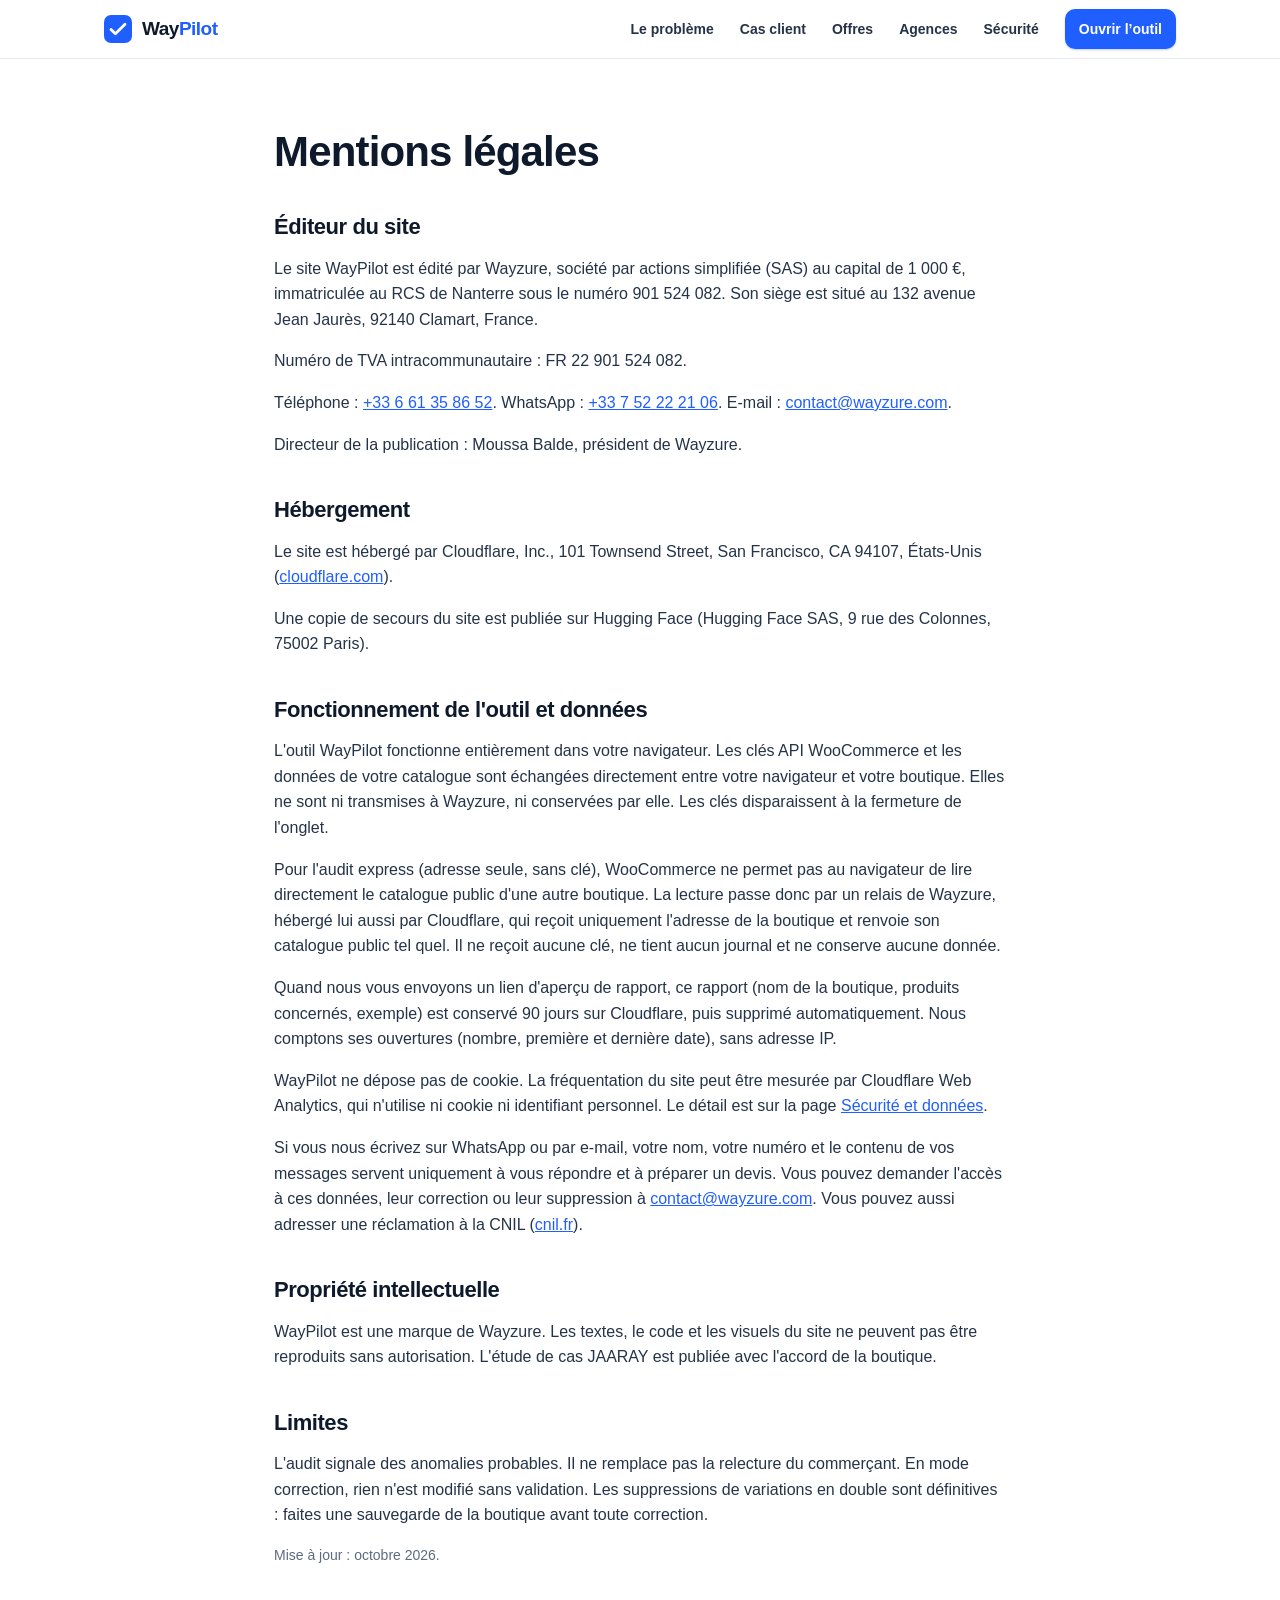
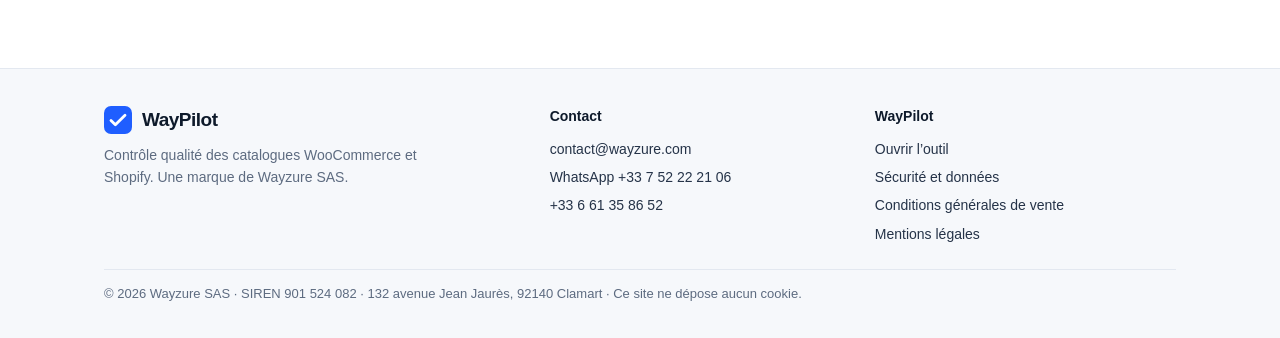
<file: mentions-legales.html>
<!doctype html>
<html lang="fr">
<head>
  <meta charset="utf-8">
  <meta name="viewport" content="width=device-width, initial-scale=1">
  <title>Mentions légales — WayPilot</title>
  <meta name="robots" content="noindex">
  <link rel="icon" href="favicon.ico" sizes="48x48">
  <link rel="icon" href="assets/icone-192.png" type="image/png" sizes="192x192">
  <link rel="apple-touch-icon" href="assets/apple-touch-icon.png">
  <link rel="stylesheet" href="site.css">
<script src="erreurs.js"></script>
</head>
<body>
<header class="site-header">
  <div class="wrap">
    <a class="logo" href="./"><svg viewBox="0 0 32 32" aria-hidden="true"><rect width="32" height="32" rx="8" fill="#1f5eff"/><path d="M8 16.5l5 5 11-11" stroke="#fff" stroke-width="3.2" fill="none" stroke-linecap="round" stroke-linejoin="round"/></svg><span class="wm">Way<em>Pilot</em></span></a>
    <button class="nav-toggle" type="button" aria-label="Ouvrir le menu" aria-expanded="false" aria-controls="menu"><span></span><span></span><span></span></button>
    <nav class="site-nav" id="menu">
      <a href="./#probleme">Le problème</a>
      <a href="./#cas">Cas client</a>
      <a href="./#offres">Offres</a>
      <a href="./#agences">Agences</a>
      <a href="securite.html">Sécurité</a>
      <a class="btn btn-primary btn-small" href="app.html">Ouvrir l’outil</a>
    </nav>
  </div>
</header>
<main class="doc">
  <h1>Mentions légales</h1>

  <h2>Éditeur du site</h2>
  <p>Le site WayPilot est édité par Wayzure, société par actions simplifiée (SAS) au capital de 1 000 €, immatriculée au RCS de Nanterre sous le numéro 901 524 082. Son siège est situé au 132 avenue Jean Jaurès, 92140 Clamart, France.</p>
  <p>Numéro de TVA intracommunautaire : FR 22 901 524 082.</p>
  <p>Téléphone : <a href="tel:+33661358652">+33 6 61 35 86 52</a>. WhatsApp : <a href="https://wa.me/33752222106">+33 7 52 22 21 06</a>. E-mail : <a href="mailto:contact@wayzure.com">contact@wayzure.com</a>.</p>
  <p>Directeur de la publication : Moussa Balde, président de Wayzure.</p>

  <h2>Hébergement</h2>
  <p>Le site est hébergé par Cloudflare, Inc., 101 Townsend Street, San Francisco, CA 94107, États-Unis (<a href="https://www.cloudflare.com">cloudflare.com</a>).</p>
  <p>Une copie de secours du site est publiée sur Hugging Face (Hugging Face SAS, 9 rue des Colonnes, 75002 Paris).</p>

  <h2>Fonctionnement de l'outil et données</h2>
  <p>L'outil WayPilot fonctionne entièrement dans votre navigateur. Les clés API WooCommerce et les données de votre catalogue sont échangées directement entre votre navigateur et votre boutique. Elles ne sont ni transmises à Wayzure, ni conservées par elle. Les clés disparaissent à la fermeture de l'onglet.</p>
  <p>Pour l'audit express (adresse seule, sans clé), WooCommerce ne permet pas au navigateur de lire directement le catalogue public d'une autre boutique. La lecture passe donc par un relais de Wayzure, hébergé lui aussi par Cloudflare, qui reçoit uniquement l'adresse de la boutique et renvoie son catalogue public tel quel. Il ne reçoit aucune clé, ne tient aucun journal et ne conserve aucune donnée.</p>
  <p>Quand nous vous envoyons un lien d'aperçu de rapport, ce rapport (nom de la boutique, produits concernés, exemple) est conservé 90 jours sur Cloudflare, puis supprimé automatiquement. Nous comptons ses ouvertures (nombre, première et dernière date), sans adresse IP.</p>
  <p>WayPilot ne dépose pas de cookie. La fréquentation du site peut être mesurée par Cloudflare Web Analytics, qui n'utilise ni cookie ni identifiant personnel. Le détail est sur la page <a href="securite.html">Sécurité et données</a>.</p>
  <p>Si vous nous écrivez sur WhatsApp ou par e-mail, votre nom, votre numéro et le contenu de vos messages servent uniquement à vous répondre et à préparer un devis. Vous pouvez demander l'accès à ces données, leur correction ou leur suppression à <a href="mailto:contact@wayzure.com">contact@wayzure.com</a>. Vous pouvez aussi adresser une réclamation à la CNIL (<a href="https://www.cnil.fr">cnil.fr</a>).</p>

  <h2>Propriété intellectuelle</h2>
  <p>WayPilot est une marque de Wayzure. Les textes, le code et les visuels du site ne peuvent pas être reproduits sans autorisation. L'étude de cas JAARAY est publiée avec l'accord de la boutique.</p>

  <h2>Limites</h2>
  <p>L'audit signale des anomalies probables. Il ne remplace pas la relecture du commerçant. En mode correction, rien n'est modifié sans validation. Les suppressions de variations en double sont définitives : faites une sauvegarde de la boutique avant toute correction.</p>

  <p class="updated">Mise à jour : octobre 2026.</p>
</main>
<footer class="site-footer">
  <div class="wrap">
    <div class="footer-grid">
      <div>
        <a class="logo" href="./"><svg viewBox="0 0 32 32" aria-hidden="true"><rect width="32" height="32" rx="8" fill="#1f5eff"/><path d="M8 16.5l5 5 11-11" stroke="#fff" stroke-width="3.2" fill="none" stroke-linecap="round" stroke-linejoin="round"/></svg>WayPilot</a>
        <p style="margin:0;max-width:320px">Contrôle qualité des catalogues WooCommerce et Shopify. Une marque de Wayzure SAS.</p>
      </div>
      <div>
        <h4>Contact</h4>
        <ul>
          <li><a href="mailto:contact@wayzure.com">contact@wayzure.com</a></li>
          <li><a href="https://wa.me/33752222106" rel="noopener">WhatsApp +33 7 52 22 21 06</a></li>
          <li><a href="tel:+33661358652">+33 6 61 35 86 52</a></li>
        </ul>
      </div>
      <div>
        <h4>WayPilot</h4>
        <ul>
          <li><a href="app.html">Ouvrir l’outil</a></li>
          <li><a href="securite.html">Sécurité et données</a></li>
          <li><a href="cgv.html">Conditions générales de vente</a></li>
          <li><a href="mentions-legales.html">Mentions légales</a></li>
        </ul>
      </div>
    </div>
    <p class="legal-line">© 2026 Wayzure SAS · SIREN 901 524 082 · 132 avenue Jean Jaurès, 92140 Clamart · Ce site ne dépose aucun cookie.</p>
  </div>
</footer>
<script>
/* Menu du téléphone et de la tablette */
(function () {
  var h = document.querySelector(".site-header"), b = h && h.querySelector(".nav-toggle");
  if (!b) return;
  function set(open) { h.classList.toggle("open", open); b.setAttribute("aria-expanded", open ? "true" : "false"); b.setAttribute("aria-label", open ? "Fermer le menu" : "Ouvrir le menu"); }
  b.addEventListener("click", function () { set(!h.classList.contains("open")); });
  h.querySelectorAll(".site-nav a").forEach(function (a) { a.addEventListener("click", function () { set(false); }); });
  document.addEventListener("keydown", function (e) { if (e.key === "Escape") set(false); });
})();
</script>
</body>
</html>
</file>
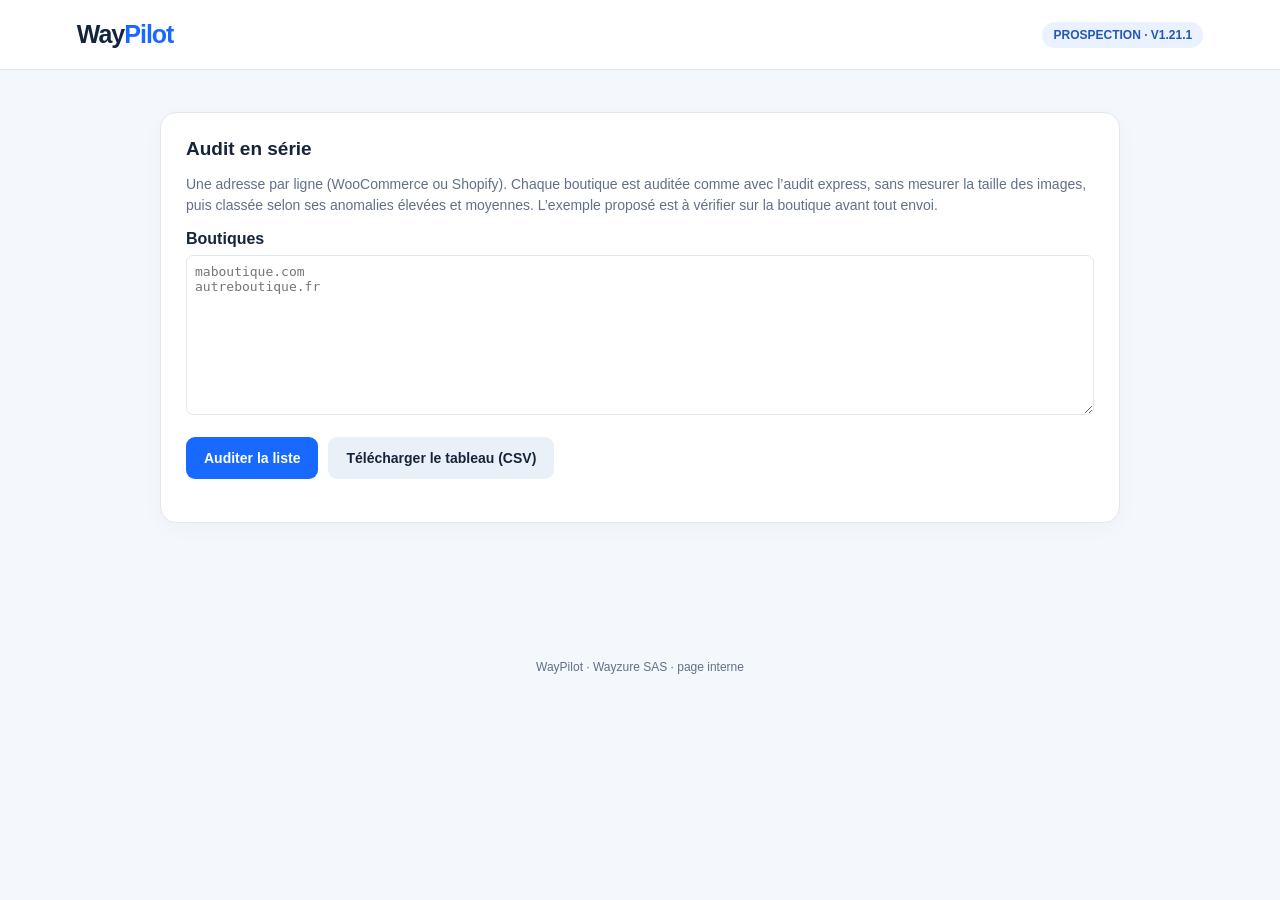
<file: prospection.html>
<!doctype html>
<html lang="fr">
<head>
  <meta charset="utf-8">
  <meta name="viewport" content="width=device-width, initial-scale=1">
  <title>WayPilot — Prospection</title>
  <meta name="robots" content="noindex, nofollow">
  <style>
    :root { --blue:#1769ff; --navy:#15243b; --bg:#f4f7fb; --border:#e0e7f0; --muted:#627087; }
    * { box-sizing:border-box; }
    body { margin:0; font-family:Inter,Arial,sans-serif; color:var(--navy); background:var(--bg); }
    header { background:white; border-bottom:1px solid var(--border); padding:20px 6%; display:flex; align-items:center; justify-content:space-between; gap:15px; }
    .brand { font-size:25px; font-weight:800; letter-spacing:-1px; } .brand span { color:var(--blue); }
    .version { background:#eaf1ff; color:#2458b8; padding:6px 11px; border-radius:20px; font-size:12px; font-weight:700; }
    main { max-width:1000px; margin:42px auto; padding:0 20px 50px; }
    .hero { margin-bottom:28px; } .eyebrow { color:var(--blue); font-size:12px; font-weight:800; text-transform:uppercase; letter-spacing:1.5px; }
    h1 { font-size:clamp(30px,5vw,44px); line-height:1.1; margin:12px 0; } .subtitle { color:var(--muted); font-size:17px; line-height:1.6; max-width:650px; }
    .panel { background:white; border:1px solid var(--border); border-radius:16px; padding:25px; margin:20px 0; box-shadow:0 5px 22px #15243b08; }
    h2 { font-size:19px; margin:0 0 8px; } h3 { font-size:16px; margin:18px 0 8px; }
    .help { color:var(--muted); font-size:14px; line-height:1.5; }
    .label { display:block; font-weight:700; margin-top:14px; }
    .settings { display:grid; grid-template-columns:repeat(auto-fit,minmax(230px,1fr)); gap:4px 18px; }
    .drop { display:block; border:2px dashed #b9c9df; border-radius:12px; background:#f9fbff; padding:30px 16px; text-align:center; margin-top:18px; cursor:pointer; }
    .drop strong { display:block; margin:8px 0; font-size:16px; } .drop input { max-width:100%; margin-top:10px; }
    button,.download,a.button { border:0; background:var(--blue); color:white; font-size:14px; font-weight:700; border-radius:9px; padding:13px 18px; cursor:pointer; text-decoration:none; display:inline-block; }
    button:disabled { background:#aab6c8; cursor:not-allowed; } button.secondary,a.button.secondary { color:var(--navy); background:#eaf0f8; }
    .actions { display:flex; flex-wrap:wrap; gap:10px; margin-top:18px; } .notice { margin-top:15px; color:var(--muted); font-size:13px; line-height:1.5; }
    .message { margin-top:14px; font-size:14px; line-height:1.5; } .error { color:#b42318; } .success { color:#087443; }
    .metrics { display:grid; grid-template-columns:repeat(3,1fr); gap:14px; margin:20px 0; }
    .metric { border:1px solid var(--border); border-radius:12px; padding:18px; background:#fbfcff; } .metric span { display:block; color:var(--muted); font-size:13px; } .metric strong { display:block; font-size:30px; margin-top:7px; }
    .table-wrap { overflow-x:auto; margin-top:18px; } table { border-collapse:collapse; width:100%; font-size:13px; } th,td { border-bottom:1px solid var(--border); padding:12px 10px; text-align:left; vertical-align:top; } th { background:#f5f8fc; }
    .severity { font-weight:700; } .decision { min-width:150px; } .decision select { max-width:100%; padding:8px; border:1px solid var(--border); border-radius:7px; }
    .field { width:100%; min-width:110px; padding:8px; border:1px solid var(--border); border-radius:7px; font:inherit; }
    .needs-review { background:#fff0f0 !important; } .needs-review td { border-bottom-color:#f2b8b5; }
    .review-tag { display:inline-block;background:#b42318;color:white;border-radius:5px;padding:3px 7px;font-weight:800;font-size:11px; }
    .review-toolbar { display:flex;gap:10px;align-items:center;flex-wrap:wrap;margin:14px 0; } .review-toolbar select { padding:10px;border:1px solid #e5a4a0;border-radius:8px; }
    .review-card { border:1px solid #f0b7b3;background:#fffafa;border-radius:12px;padding:16px;margin:14px 0; }
    .code { font-family:ui-monospace,Menlo,monospace; font-size:11px; color:var(--muted); display:block; margin-top:3px; }
    .note { color:#8a5a00; font-size:12px; margin-top:5px; }
    footer { text-align:center; padding:25px 15px; color:var(--muted); font-size:12px; } [hidden] { display:none !important; }
    @media(max-width:600px) { main { margin-top:28px; padding:0 14px 35px; } .panel { padding:18px; } .metrics { grid-template-columns:1fr 1fr; gap:9px; } .metric strong { font-size:25px; } }
    .tag { display:inline-block; border-radius:5px; padding:2px 7px; font-weight:700; font-size:12px; } .tag.go { background:#e3f6ec; color:#087443; } .tag.no { background:#eef1f5; color:var(--muted); } .tag.err { background:#fff0f0; color:#b42318; }
    textarea.field { min-height:160px; font-family:ui-monospace,Menlo,monospace; font-size:13px; }
  </style>
<script src="erreurs.js"></script>
</head>
<body>
<header><a class="brand" href="index.html" style="color:inherit;text-decoration:none">Way<span>Pilot</span></a><div class="version" id="version">PROSPECTION</div></header>
<main>
  <section class="panel">
    <h2>Audit en série</h2>
    <p class="help">Une adresse par ligne (WooCommerce ou Shopify). Chaque boutique est auditée comme avec l’audit express, sans mesurer la taille des images, puis classée selon ses anomalies élevées et moyennes. L’exemple proposé est à vérifier sur la boutique avant tout envoi.</p>
    <label class="label" for="sites">Boutiques</label>
    <textarea id="sites" class="field" style="margin-top:7px" placeholder="maboutique.com&#10;autreboutique.fr"></textarea>
    <div class="actions"><button id="run">Auditer la liste</button><button id="export" class="secondary" disabled>Télécharger le tableau (CSV)</button></div>
    <div id="info" class="message" aria-live="polite"></div>
    <div id="draft" class="panel" style="margin-top:18px" hidden>
      <h3 style="margin-top:0">E-mail pour <span id="draftSite"></span></h3>
      <p class="help">Vérifiez l’exemple sur la boutique et relisez avant d’envoyer. Le lien d’aperçu est déjà en ligne (90 jours).</p>
      <label class="label" for="draftSubject">Objet</label>
      <input id="draftSubject" class="field" style="margin-top:7px">
      <label class="label" for="draftBody" style="display:block;margin-top:12px">Message</label>
      <textarea id="draftBody" class="field" style="margin-top:7px;min-height:340px;font-family:inherit"></textarea>
      <div class="actions"><button type="button" id="copyDraft">Copier le message</button><a id="mailDraft" class="secondary" style="display:inline-block;padding:10px 14px;border-radius:8px;border:1px solid var(--line);text-decoration:none;color:inherit" href="#">Ouvrir dans ma messagerie</a></div>
    </div>
    <div class="table-wrap"><table id="table" hidden><thead><tr><th>Boutique</th><th>Verdict</th><th>Produits</th><th>Score</th><th>Ventes</th><th>Info fausse</th><th>Google</th><th>En jeu</th><th>Exemple à citer</th><th>E-mail</th></tr></thead><tbody></tbody></table></div>
  </section>
</main>
<footer>WayPilot · Wayzure SAS · page interne</footer>
<script src="engine.js"></script>
<script src="woo.js"></script>
<script src="shopify.js"></script>
<script>
(() => {
  "use strict";
  const E = window.WayPilotEngine;
  const W = window.WayPilotWoo;
  const S = window.WayPilotShopify;
  const $ = id => document.getElementById(id);
  $("version").textContent = `PROSPECTION · V${E.VERSION}`;

  // Même lecture que l’audit express (app.html) : WooCommerce d’abord, Shopify sinon, via le relais WayPilot.
  const RELAY_URL = "https://waypilot-relais.wayzure.workers.dev";
  async function readPublicStore(url) {
    try {
      const client = W.createPublicClient({ url, relay: RELAY_URL });
      const data = await client.fetchCatalog(() => {});
      if (!data.products.length) throw new Error("Aucun produit public.");
      return { site: client.site, catalog: W.publicToCatalog(E, data) };
    } catch (wooError) {
      if (wooError.status === 401 || wooError.status === 403) throw wooError;
      try {
        const client = S.createShopifyClient({ url, relay: RELAY_URL });
        const data = await client.fetchCatalog(() => {});
        if (!data.products.length) throw new Error("Aucun produit public.");
        return { site: client.site, catalog: S.shopifyToCatalog(E, data) };
      } catch (shopifyError) {
        if (shopifyError.status === 404) throw new Error("Ni WooCommerce ni Shopify lisible");
        throw shopifyError;
      }
    }
  }

  // Sans téléchargement d’images : seules les tailles connues (srcset, données Shopify) sont contrôlées.
  async function auditOne(url) {
    const started = performance.now();
    const { site, catalog } = await readPublicStore(url);
    catalog.site = site;
    catalog.imageSizes = { ...(catalog.knownSizes || {}) };
    const result = E.analyze(catalog);
    return { site, platform: catalog.platform === "shopify" ? "Shopify" : "WooCommerce", stats: result.stats, summary: E.prospectSummary(result), result, seconds: (performance.now() - started) / 1000 };
  }

  // Verdict : une anomalie élevée ou moyenne qui touche la vente ou l’information client fait une accroche.
  const stakeText = r => (r.summary && r.summary.atStake.items ? `${E.formatMoney(r.summary.atStake.total, r.summary.atStake.currency)} (${r.summary.atStake.items} art.)` : "—");
  const verdictOf = r => (r.error ? "err" : (r.summary.counts.sales + r.summary.counts.trust > 0 ? "go" : "no"));
  const VERDICT = { go: "À vérifier puis contacter", no: "Cible faible", err: "Illisible" };
  const results = [];

  function render() {
    const order = { go: 0, no: 1, err: 2 };
    const sorted = results.slice().sort((a, b) => order[verdictOf(a)] - order[verdictOf(b)]
      || (b.summary ? b.summary.counts.sales : -1) - (a.summary ? a.summary.counts.sales : -1));
    const body = $("table").querySelector("tbody");
    body.replaceChildren(...sorted.map(r => {
      const tr = document.createElement("tr");
      const v = verdictOf(r);
      const cells = r.error
        ? [r.url, null, "", "", "", "", "", "", r.error, ""]
        : [r.site, null, `${r.stats.products} (+${r.stats.variations} var.) · ${E.formatDuration(r.seconds)}`, `${r.stats.score} %`, r.summary.counts.sales, r.summary.counts.trust, r.summary.counts.google, stakeText(r),
           r.summary.example ? `${r.summary.example.product}${r.summary.example.productId ? ` (ID ${r.summary.example.productId})` : ""} : ${r.summary.example.message}` : "—", v === "go" ? r : ""];
      cells.forEach(text => {
        const td = document.createElement("td");
        if (text && typeof text === "object") {
          const button = document.createElement("button");
          button.type = "button"; button.className = "secondary"; button.textContent = "Préparer";
          button.addEventListener("click", () => prepareEmail(text, button));
          td.append(button);
        } else if (text === null) {
          const tag = document.createElement("span");
          tag.className = `tag ${v}`;
          tag.textContent = VERDICT[v];
          td.append(tag);
        } else td.textContent = String(text);
        tr.append(td);
      });
      return tr;
    }));
    $("table").hidden = !results.length;
    $("export").disabled = !results.length;
  }

  async function run() {
    const urls = [...new Set($("sites").value.split(/[\s,;]+/).map(u => u.trim()).filter(Boolean))];
    if (!urls.length) return;
    results.length = 0;
    $("run").disabled = true;
    let done = 0;
    const info = $("info");
    info.className = "message";
    const queue = urls.slice();
    // Deux boutiques à la fois : le relais et les boutiques ne sont pas surchargés.
    const worker = async () => {
      while (queue.length) {
        const url = queue.shift();
        info.textContent = `Audit en cours : ${done} / ${urls.length} terminés…`;
        try { results.push({ url, ...(await auditOne(url)) }); }
        catch (error) { results.push({ url, error: error.message || "Lecture impossible" }); }
        done++;
        render();
      }
    };
    await Promise.all([worker(), worker()]);
    const go = results.filter(r => verdictOf(r) === "go").length;
    info.textContent = `${urls.length} boutiques auditées : ${go} avec une accroche possible. Vérifiez chaque exemple sur la boutique avant d’écrire.`;
    info.classList.add("success");
    $("run").disabled = false;
  }
  $("run").addEventListener("click", run);

  // ---------- E-mail de prospection ----------
  // Même code d’accès que app.html (et ACCESS_HASH du relais) : sans lui, le relais refuse de publier l’aperçu.
  const ACCESS_HASH = "e9d1008baa338276c1d597a13b16ac2f2c980de9e5b2c931561befa40d49e960";
  let accessCode = "";
  async function sha256(text) {
    const bytes = await crypto.subtle.digest("SHA-256", new TextEncoder().encode(text));
    return [...new Uint8Array(bytes)].map(b => b.toString(16).padStart(2, "0")).join("");
  }
  async function publishTeaser(r) {
    if (!accessCode) {
      const typed = (prompt("Code d’accès WayPilot :") || "").trim().toUpperCase();
      if (!typed || (await sha256(typed)) !== ACCESS_HASH) throw new Error("Code d’accès requis.");
      accessCode = typed;
    }
    const html = E.buildAuditReportHTML(r.result, { store: r.site.replace(/^https?:\/\/(www\.)?/, ""), source: r.site, teaser: true, seconds: r.seconds, contact: "contact@wayzure.com, ou réservez un échange de 15 min : cal.com/waypilot" });
    const res = await fetch(RELAY_URL + "/rapports", { method: "POST", headers: { "Content-Type": "application/json" }, body: JSON.stringify({ code: accessCode, html, boutique: r.site.replace(/^https?:\/\/(www\.)?/, "") }) });
    const data = await res.json().catch(() => ({}));
    if (!res.ok) { if (res.status === 403) accessCode = ""; throw new Error(data.message || `Erreur ${res.status}.`); }
    return data.url;
  }

  // Modèle validé : « nous », problème concret, un exemple vérifiable, montant en jeu, offre suivi 49 € HT, pas d’appel (réponse ou échange en visio réservé sur cal.com).
  function draftEmail(r, link) {
    const host = r.site.replace(/^https?:\/\/(www\.)?/, "").replace(/\/$/, "");
    const { atStake, example, serious } = r.summary;
    const money = atStake.items ? E.formatMoney(atStake.total, atStake.currency) + (atStake.currency ? "" : " (devise de la boutique)") : "";
    const plural = n => (n > 1 ? "s" : "");
    const subject = atStake.items
      ? `${host} : ${atStake.items} article${plural(atStake.items)} impossible${plural(atStake.items)} à commander ou mal tarifé${plural(atStake.items)}`
      : `${host} : ${example ? example.label.toLowerCase() : "erreurs dans le catalogue"}`;
    const lines = [
      "Bonjour,", "",
      `Nous avons contrôlé le catalogue en ligne du site ${host} avec WayPilot, notre outil d’audit des boutiques ${r.platform}.`, ""
    ];
    if (example) lines.push(`Un exemple à vérifier : « ${example.product} » : ${example.label.charAt(0).toLowerCase() + example.label.slice(1)}.`, "");
    lines.push(atStake.items
      ? `Au total, ${atStake.items} article${plural(atStake.items)} ne peu${atStake.items > 1 ? "vent" : "t"} pas être commandé${plural(atStake.items)} ou ${atStake.items > 1 ? "sont" : "est"} mal tarifé${plural(atStake.items)} : ${money} de ventes en jeu, à chaque commande manquée.`
      : `Au total, ${serious} anomalie${plural(serious)} peu${serious > 1 ? "vent" : "t"} faire perdre une vente ou faire douter un client.`, "");
    lines.push(`Le résumé de l’audit : ${link}`, "");
    lines.push(`Notre proposition : le suivi WayPilot à 49 € HT par mois (3 mois minimum). Nous corrigeons d’abord votre catalogue${r.stats.products > 100 ? " (au-delà de 100 produits, cette correction de départ fait l’objet d’un devis)" : " (correction comprise dans l’abonnement)"}, puis nous le contrôlons chaque mois pour que ces erreurs ne reviennent pas.`, "");
    lines.push("Pour recevoir la liste complète, produit par produit, répondez simplement à ce message. Si vous préférez en parler, vous pouvez réserver un échange de 15 minutes en visio : https://cal.com/waypilot", "");
    lines.push("Bien cordialement,", "", "Moussa Balde", "Président — Wayzure SAS", "https://waypilot.wayzure.com", "", "Si vous ne souhaitez plus recevoir nos messages, répondez « stop ».");
    return { subject, body: lines.join("\n") };
  }

  async function prepareEmail(r, button) {
    button.disabled = true; button.textContent = "…";
    try {
      const link = await publishTeaser(r);
      const { subject, body } = draftEmail(r, link);
      $("draftSite").textContent = r.site;
      $("draftSubject").value = subject;
      $("draftBody").value = body;
      $("mailDraft").href = `mailto:?subject=${encodeURIComponent(subject)}&body=${encodeURIComponent(body)}`;
      $("draft").hidden = false;
      $("draft").scrollIntoView({ behavior: "smooth" });
      button.textContent = "Prêt";
    } catch (e) { button.textContent = "Préparer"; alert(e.message); }
    button.disabled = false;
  }
  $("copyDraft").addEventListener("click", () => {
    const text = `Objet : ${$("draftSubject").value}\n\n${$("draftBody").value}`;
    if (navigator.clipboard) navigator.clipboard.writeText(text).then(() => { $("copyDraft").textContent = "Copié"; setTimeout(() => { $("copyDraft").textContent = "Copier le message"; }, 1500); });
  });
  ["draftSubject", "draftBody"].forEach(id => $(id).addEventListener("input", () => {
    $("mailDraft").href = `mailto:?subject=${encodeURIComponent($("draftSubject").value)}&body=${encodeURIComponent($("draftBody").value)}`;
  }));

  $("export").addEventListener("click", () => {
    const cell = v => { const s = String(v ?? ""); return /[;"\n]/.test(s) ? `"${s.replace(/"/g, '""')}"` : s; };
    const lines = [["Boutique", "Plateforme", "Verdict", "Produits", "Variations", "Score", "Ventes", "Info fausse", "Google", "Gestion", "En jeu", "Articles en jeu", "Exemple", "Durée (s)", "Date"].join(";")];
    const date = new Date().toISOString().slice(0, 10);
    results.forEach(r => lines.push((r.error
      ? [r.url, "", VERDICT.err, "", "", "", "", "", "", "", "", "", r.error, "", date]
      : [r.site, r.platform, VERDICT[verdictOf(r)], r.stats.products, r.stats.variations, `${r.stats.score} %`, r.summary.counts.sales, r.summary.counts.trust, r.summary.counts.google, r.summary.counts.ops,
         r.summary.atStake.items ? E.formatMoney(r.summary.atStake.total, r.summary.atStake.currency) : "", r.summary.atStake.items || "",
         r.summary.example ? `${r.summary.example.product} : ${r.summary.example.message}` : "", Math.max(1, Math.round(r.seconds)), date]).map(cell).join(";")));
    const a = document.createElement("a");
    a.href = URL.createObjectURL(new Blob(["﻿" + lines.join("\r\n")], { type: "text/csv;charset=utf-8" }));
    a.download = `prospection-${date}.csv`;
    a.click();
    setTimeout(() => URL.revokeObjectURL(a.href), 1000);
  });
  // Lien prêt à l’emploi : prospection.html?boutiques=a.com,b.fr remplit la liste et lance l’audit.
  const linked = new URLSearchParams(location.search).get("boutiques");
  if (linked) { $("sites").value = linked.split(/[\s,;]+/).filter(Boolean).join("\n"); run(); }
})();
</script>
</body>
</html>
</file>
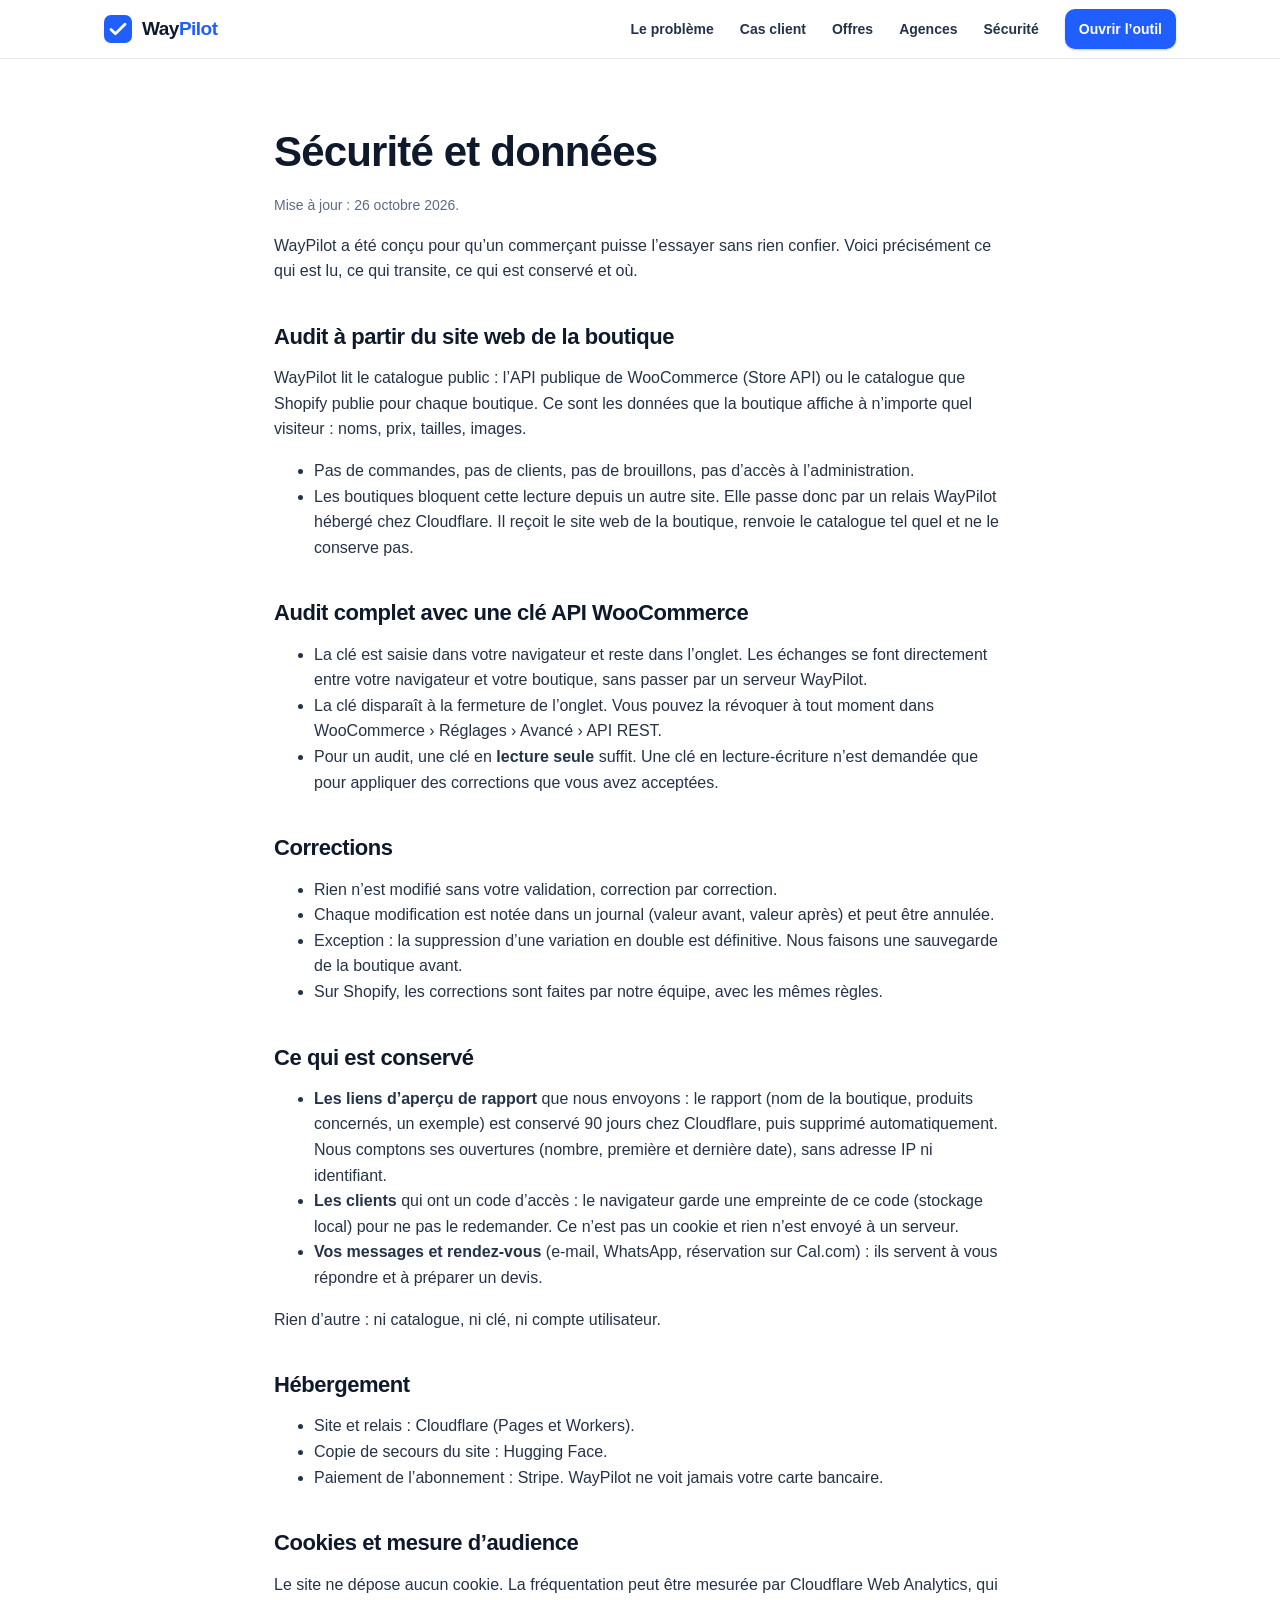
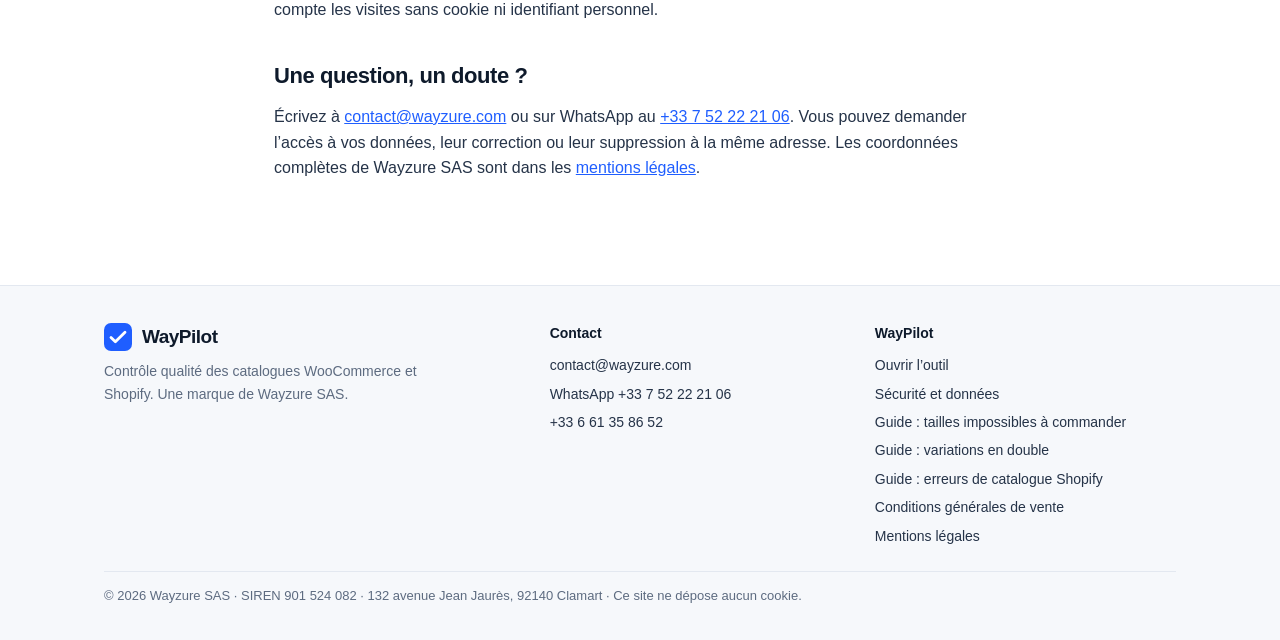
<file: securite.html>
<!doctype html>
<html lang="fr">
<head>
  <meta charset="utf-8">
  <meta name="viewport" content="width=device-width, initial-scale=1">
  <title>Sécurité et données — WayPilot</title>
  <meta name="description" content="Ce que WayPilot lit, ce qui transite, ce qui est conservé et où c’est hébergé.">
  <link rel="canonical" href="https://waypilot.wayzure.com/securite">
  <meta property="og:site_name" content="WayPilot">
  <meta property="og:locale" content="fr_FR">
  <meta property="og:url" content="https://waypilot.wayzure.com/securite">
  <meta property="og:title" content="Sécurité et données — WayPilot">
  <meta property="og:description" content="Ce que WayPilot lit, ce qui transite, ce qui est conservé et où c’est hébergé.">
  <meta property="og:type" content="website">
  <meta property="og:image" content="https://waypilot.wayzure.com/assets/partage.jpg">
  <meta property="og:image:width" content="1200">
  <meta property="og:image:height" content="630">
  <meta property="og:image:alt" content="WayPilot : les erreurs qui bloquent vos ventes, trouvées et corrigées. Audit gratuit WooCommerce et Shopify.">
  <meta name="twitter:card" content="summary_large_image">
  <link rel="icon" href="favicon.ico" sizes="48x48">
  <link rel="icon" href="assets/icone-192.png" type="image/png" sizes="192x192">
  <link rel="apple-touch-icon" href="assets/apple-touch-icon.png">
  <link rel="stylesheet" href="site.css">
<script src="erreurs.js"></script>
</head>
<body>
<header class="site-header">
  <div class="wrap">
    <a class="logo" href="./"><svg viewBox="0 0 32 32" aria-hidden="true"><rect width="32" height="32" rx="8" fill="#1f5eff"/><path d="M8 16.5l5 5 11-11" stroke="#fff" stroke-width="3.2" fill="none" stroke-linecap="round" stroke-linejoin="round"/></svg><span class="wm">Way<em>Pilot</em></span></a>
    <button class="nav-toggle" type="button" aria-label="Ouvrir le menu" aria-expanded="false" aria-controls="menu"><span></span><span></span><span></span></button>
    <nav class="site-nav" id="menu">
      <a href="./#probleme">Le problème</a>
      <a href="./#cas">Cas client</a>
      <a href="./#offres">Offres</a>
      <a href="./#agences">Agences</a>
      <a href="securite.html">Sécurité</a>
      <a class="btn btn-primary btn-small" href="app.html">Ouvrir l’outil</a>
    </nav>
  </div>
</header>
<main class="doc">
  <h1>Sécurité et données</h1>
  <p class="updated">Mise à jour : 26 octobre 2026.</p>
  <p>WayPilot a été conçu pour qu’un commerçant puisse l’essayer sans rien confier. Voici précisément ce qui est lu, ce qui transite, ce qui est conservé et où.</p>

  <h2>Audit à partir du site web de la boutique</h2>
  <p>WayPilot lit le catalogue public : l’API publique de WooCommerce (Store API) ou le catalogue que Shopify publie pour chaque boutique. Ce sont les données que la boutique affiche à n’importe quel visiteur : noms, prix, tailles, images.</p>
  <ul>
    <li>Pas de commandes, pas de clients, pas de brouillons, pas d’accès à l’administration.</li>
    <li>Les boutiques bloquent cette lecture depuis un autre site. Elle passe donc par un relais WayPilot hébergé chez Cloudflare. Il reçoit le site web de la boutique, renvoie le catalogue tel quel et ne le conserve pas.</li>
  </ul>

  <h2>Audit complet avec une clé API WooCommerce</h2>
  <ul>
    <li>La clé est saisie dans votre navigateur et reste dans l’onglet. Les échanges se font directement entre votre navigateur et votre boutique, sans passer par un serveur WayPilot.</li>
    <li>La clé disparaît à la fermeture de l’onglet. Vous pouvez la révoquer à tout moment dans WooCommerce › Réglages › Avancé › API REST.</li>
    <li>Pour un audit, une clé en <strong>lecture seule</strong> suffit. Une clé en lecture-écriture n’est demandée que pour appliquer des corrections que vous avez acceptées.</li>
  </ul>

  <h2>Corrections</h2>
  <ul>
    <li>Rien n’est modifié sans votre validation, correction par correction.</li>
    <li>Chaque modification est notée dans un journal (valeur avant, valeur après) et peut être annulée.</li>
    <li>Exception : la suppression d’une variation en double est définitive. Nous faisons une sauvegarde de la boutique avant.</li>
    <li>Sur Shopify, les corrections sont faites par notre équipe, avec les mêmes règles.</li>
  </ul>

  <h2>Ce qui est conservé</h2>
  <ul>
    <li><strong>Les liens d’aperçu de rapport</strong> que nous envoyons : le rapport (nom de la boutique, produits concernés, un exemple) est conservé 90 jours chez Cloudflare, puis supprimé automatiquement. Nous comptons ses ouvertures (nombre, première et dernière date), sans adresse IP ni identifiant.</li>
    <li><strong>Les clients</strong> qui ont un code d’accès : le navigateur garde une empreinte de ce code (stockage local) pour ne pas le redemander. Ce n’est pas un cookie et rien n’est envoyé à un serveur.</li>
    <li><strong>Vos messages et rendez-vous</strong> (e-mail, WhatsApp, réservation sur Cal.com) : ils servent à vous répondre et à préparer un devis.</li>
  </ul>
  <p>Rien d’autre : ni catalogue, ni clé, ni compte utilisateur.</p>

  <h2>Hébergement</h2>
  <ul>
    <li>Site et relais : Cloudflare (Pages et Workers).</li>
    <li>Copie de secours du site : Hugging Face.</li>
    <li>Paiement de l’abonnement : Stripe. WayPilot ne voit jamais votre carte bancaire.</li>
  </ul>

  <h2>Cookies et mesure d’audience</h2>
  <p>Le site ne dépose aucun cookie. La fréquentation peut être mesurée par Cloudflare Web Analytics, qui compte les visites sans cookie ni identifiant personnel.</p>

  <h2>Une question, un doute ?</h2>
  <p>Écrivez à <a href="mailto:contact@wayzure.com">contact@wayzure.com</a> ou sur WhatsApp au <a href="https://wa.me/33752222106" rel="noopener">+33 7 52 22 21 06</a>. Vous pouvez demander l’accès à vos données, leur correction ou leur suppression à la même adresse. Les coordonnées complètes de Wayzure SAS sont dans les <a href="mentions-legales.html">mentions légales</a>.</p>
</main>
<footer class="site-footer">
  <div class="wrap">
    <div class="footer-grid">
      <div>
        <a class="logo" href="./"><svg viewBox="0 0 32 32" aria-hidden="true"><rect width="32" height="32" rx="8" fill="#1f5eff"/><path d="M8 16.5l5 5 11-11" stroke="#fff" stroke-width="3.2" fill="none" stroke-linecap="round" stroke-linejoin="round"/></svg>WayPilot</a>
        <p style="margin:0;max-width:320px">Contrôle qualité des catalogues WooCommerce et Shopify. Une marque de Wayzure SAS.</p>
      </div>
      <div>
        <h4>Contact</h4>
        <ul>
          <li><a href="mailto:contact@wayzure.com">contact@wayzure.com</a></li>
          <li><a href="https://wa.me/33752222106" rel="noopener">WhatsApp +33 7 52 22 21 06</a></li>
          <li><a href="tel:+33661358652">+33 6 61 35 86 52</a></li>
        </ul>
      </div>
      <div>
        <h4>WayPilot</h4>
        <ul>
          <li><a href="app.html">Ouvrir l’outil</a></li>
          <li><a href="securite.html">Sécurité et données</a></li>
          <li><a href="guide-tailles-woocommerce.html">Guide : tailles impossibles à commander</a></li>
          <li><a href="guide-variations-double-woocommerce.html">Guide : variations en double</a></li>
          <li><a href="guide-erreurs-catalogue-shopify.html">Guide : erreurs de catalogue Shopify</a></li>
          <li><a href="cgv.html">Conditions générales de vente</a></li>
          <li><a href="mentions-legales.html">Mentions légales</a></li>
        </ul>
      </div>
    </div>
    <p class="legal-line">© 2026 Wayzure SAS · SIREN 901 524 082 · 132 avenue Jean Jaurès, 92140 Clamart · Ce site ne dépose aucun cookie.</p>
  </div>
</footer>
<script>
/* Menu du téléphone et de la tablette */
(function () {
  var h = document.querySelector(".site-header"), b = h && h.querySelector(".nav-toggle");
  if (!b) return;
  function set(open) { h.classList.toggle("open", open); b.setAttribute("aria-expanded", open ? "true" : "false"); b.setAttribute("aria-label", open ? "Fermer le menu" : "Ouvrir le menu"); }
  b.addEventListener("click", function () { set(!h.classList.contains("open")); });
  h.querySelectorAll(".site-nav a").forEach(function (a) { a.addEventListener("click", function () { set(false); }); });
  document.addEventListener("keydown", function (e) { if (e.key === "Escape") set(false); });
})();
</script>
</body>
</html>
</file>
<file: site.css>
/* Pages publiques de WayPilot (accueil, sécurité, CGV, mentions légales). L’outil (app.html) garde ses propres styles. */
:root {
  --blue:#1f5eff; --blue-dark:#1747c9; --blue-soft:#eef3ff;
  --ink:#0e1a2b; --text:#253348; --muted:#5d6b80; --line:#e3e8f0; --bg:#f6f8fb;
  --green:#0b7a4b; --green-soft:#e6f5ee; --red:#b42318; --red-soft:#fdf0ef;
  --radius:14px; --shadow:0 1px 2px rgba(14,26,43,.05), 0 8px 24px rgba(14,26,43,.06);
  --font:"Inter", -apple-system, BlinkMacSystemFont, "Segoe UI", Roboto, "Helvetica Neue", Arial, sans-serif;
}
* { box-sizing:border-box; }
html { scroll-behavior:smooth; }
body { margin:0; font-family:var(--font); color:var(--text); background:#fff; line-height:1.6; -webkit-font-smoothing:antialiased; }
a { color:var(--blue); }
img, svg { display:block; }
.wrap { max-width:1120px; margin:0 auto; padding:0 24px; }
[hidden] { display:none !important; }
.sr { position:absolute; width:1px; height:1px; overflow:hidden; clip:rect(0 0 0 0); white-space:nowrap; }

/* En-tête */
.site-header { position:sticky; top:0; z-index:10; background:rgba(255,255,255,.92); backdrop-filter:saturate(180%) blur(10px); border-bottom:1px solid var(--line); }
.site-header .wrap { display:flex; align-items:center; justify-content:space-between; gap:20px; height:58px; }
.logo { display:flex; align-items:center; gap:10px; color:var(--ink); text-decoration:none; font-weight:800; font-size:19px; letter-spacing:-.5px; }
.logo svg { transition:transform .3s; }
.logo:hover svg { transform:rotate(-8deg) scale(1.06); }
.logo em { font-style:normal; color:var(--blue); }
.logo svg { width:28px; height:28px; flex:none; }
.site-nav { display:flex; align-items:center; gap:26px; }
.site-nav a { position:relative; color:var(--text); text-decoration:none; font-size:14px; font-weight:600; transition:color .2s; }
.site-nav a:not(.btn)::after { content:""; position:absolute; left:0; right:0; bottom:-5px; height:2px; border-radius:2px; background:var(--blue); transform:scaleX(0); transform-origin:left; transition:transform .25s ease; }
.site-nav a:not(.btn):hover::after { transform:scaleX(1); }
.site-nav a:hover { color:var(--blue); }
.site-nav a.btn-primary, .site-nav a.btn-primary:hover { color:#fff; }

/* Boutons */
.btn { display:inline-flex; align-items:center; justify-content:center; gap:8px; border:0; border-radius:10px; padding:13px 20px; font:inherit; font-size:15px; font-weight:700; text-decoration:none; cursor:pointer; transition:background .2s, box-shadow .2s, transform .2s, border-color .2s, color .2s; }
.btn:hover { transform:translateY(-2px); }
.btn:active { transform:translateY(0); }
.btn:focus-visible, a:focus-visible, summary:focus-visible { outline:3px solid rgba(31,94,255,.45); outline-offset:3px; }
.btn-primary { background:var(--blue); color:#fff; box-shadow:0 1px 2px rgba(31,94,255,.3); }
.btn-primary:hover { background:var(--blue-dark); box-shadow:0 10px 24px rgba(31,94,255,.35); }
.btn-ghost { background:#fff; color:var(--ink); border:1px solid var(--line); }
.btn-ghost:hover { border-color:var(--blue); color:var(--blue); box-shadow:0 8px 20px rgba(14,26,43,.08); }
.btn-small { padding:9px 14px; font-size:14px; }

/* Typographie */
h1, h2, h3 { color:var(--ink); letter-spacing:-.02em; }
h1 { font-size:clamp(34px,5vw,54px); line-height:1.08; margin:14px 0 20px; font-weight:800; }
h2 { font-size:clamp(26px,3.4vw,36px); line-height:1.15; margin:0 0 12px; font-weight:800; }
h3 { font-size:18px; margin:0 0 8px; }
.kicker { display:inline-flex; align-items:center; gap:8px; color:var(--blue); background:var(--blue-soft); border-radius:99px; padding:6px 12px; font-size:13px; font-weight:700; }
.lead { font-size:19px; color:var(--muted); max-width:620px; margin:0; }
.section-head { max-width:680px; margin-bottom:36px; }
.section-head p { color:var(--muted); font-size:17px; margin:0; }
section { padding:88px 0; }
.alt { background:var(--bg); border-top:1px solid var(--line); border-bottom:1px solid var(--line); }

/* Pied de page */
.site-footer { background:var(--bg); color:var(--muted); font-size:14px; padding:36px 0 20px; border-top:1px solid var(--line); }
.site-footer a { color:var(--text); text-decoration:none; transition:color .2s; }
.site-footer a:hover { color:var(--blue); }
.footer-grid { display:grid; grid-template-columns:1.4fr 1fr 1fr; gap:24px; }
.footer-grid h4 { color:var(--ink); font-size:14px; margin:0 0 10px; }
.footer-grid ul { list-style:none; margin:0; padding:0; display:grid; gap:6px; }
.site-footer .logo { color:var(--ink); margin-bottom:8px; }
.legal-line { border-top:1px solid var(--line); margin-top:24px; padding-top:14px; font-size:13px; }

/* Pages de texte (sécurité, CGV, mentions légales) */
.doc { max-width:780px; margin:0 auto; padding:56px 24px 88px; }
.doc h1 { font-size:clamp(30px,4vw,42px); }
.doc h2 { font-size:22px; margin:40px 0 10px; }
.doc p, .doc li { color:var(--text); }
.doc .updated { color:var(--muted); font-size:14px; }

@media (max-width:860px) {
  section { padding:64px 0; }
  .footer-grid { grid-template-columns:1fr 1fr; }
  .footer-grid > div:first-child { grid-column:1 / -1; }
}
@media (max-width:480px) {
  .wrap { padding:0 16px; }
  .site-header .wrap { height:54px; }
}

/* Menu du téléphone et de la tablette */
.nav-toggle { display:none; width:42px; height:42px; border:1px solid var(--line); border-radius:10px; background:transparent; cursor:pointer; padding:0; flex-direction:column; align-items:center; justify-content:center; gap:5px; }
.nav-toggle span { display:block; width:18px; height:2px; border-radius:2px; background:currentColor; transition:transform .25s, opacity .2s; }
.site-header.open .nav-toggle span:nth-child(1) { transform:translateY(7px) rotate(45deg); }
.site-header.open .nav-toggle span:nth-child(2) { opacity:0; }
.site-header.open .nav-toggle span:nth-child(3) { transform:translateY(-7px) rotate(-45deg); }
@media (max-width:860px) {
  .site-header .wrap { position:relative; }
  .nav-toggle { display:inline-flex; color:var(--ink); order:2; }
  .site-nav { position:absolute; top:100%; left:0; right:0; flex-direction:column; align-items:stretch; gap:0; padding:8px 16px 18px; background:var(--menu-bg, #fff); border-bottom:1px solid var(--line); box-shadow:0 18px 40px rgba(14,26,43,.12);
    opacity:0; visibility:hidden; transform:translateY(-8px); transition:opacity .2s, transform .2s, visibility .2s; }
  .site-header.open .site-nav { opacity:1; visibility:visible; transform:none; }
  .site-nav a:not(.btn) { display:block; padding:14px 4px; font-size:16px; border-bottom:1px solid var(--line); }
  .site-nav a:not(.btn)::after { display:none; }
  .site-nav .btn { margin-top:14px; padding:13px 20px; font-size:15px; }
}

@media (prefers-reduced-motion:reduce) { .btn, .btn:hover, .logo svg, .site-nav a::after { transition:none; transform:none; } }
</file>
